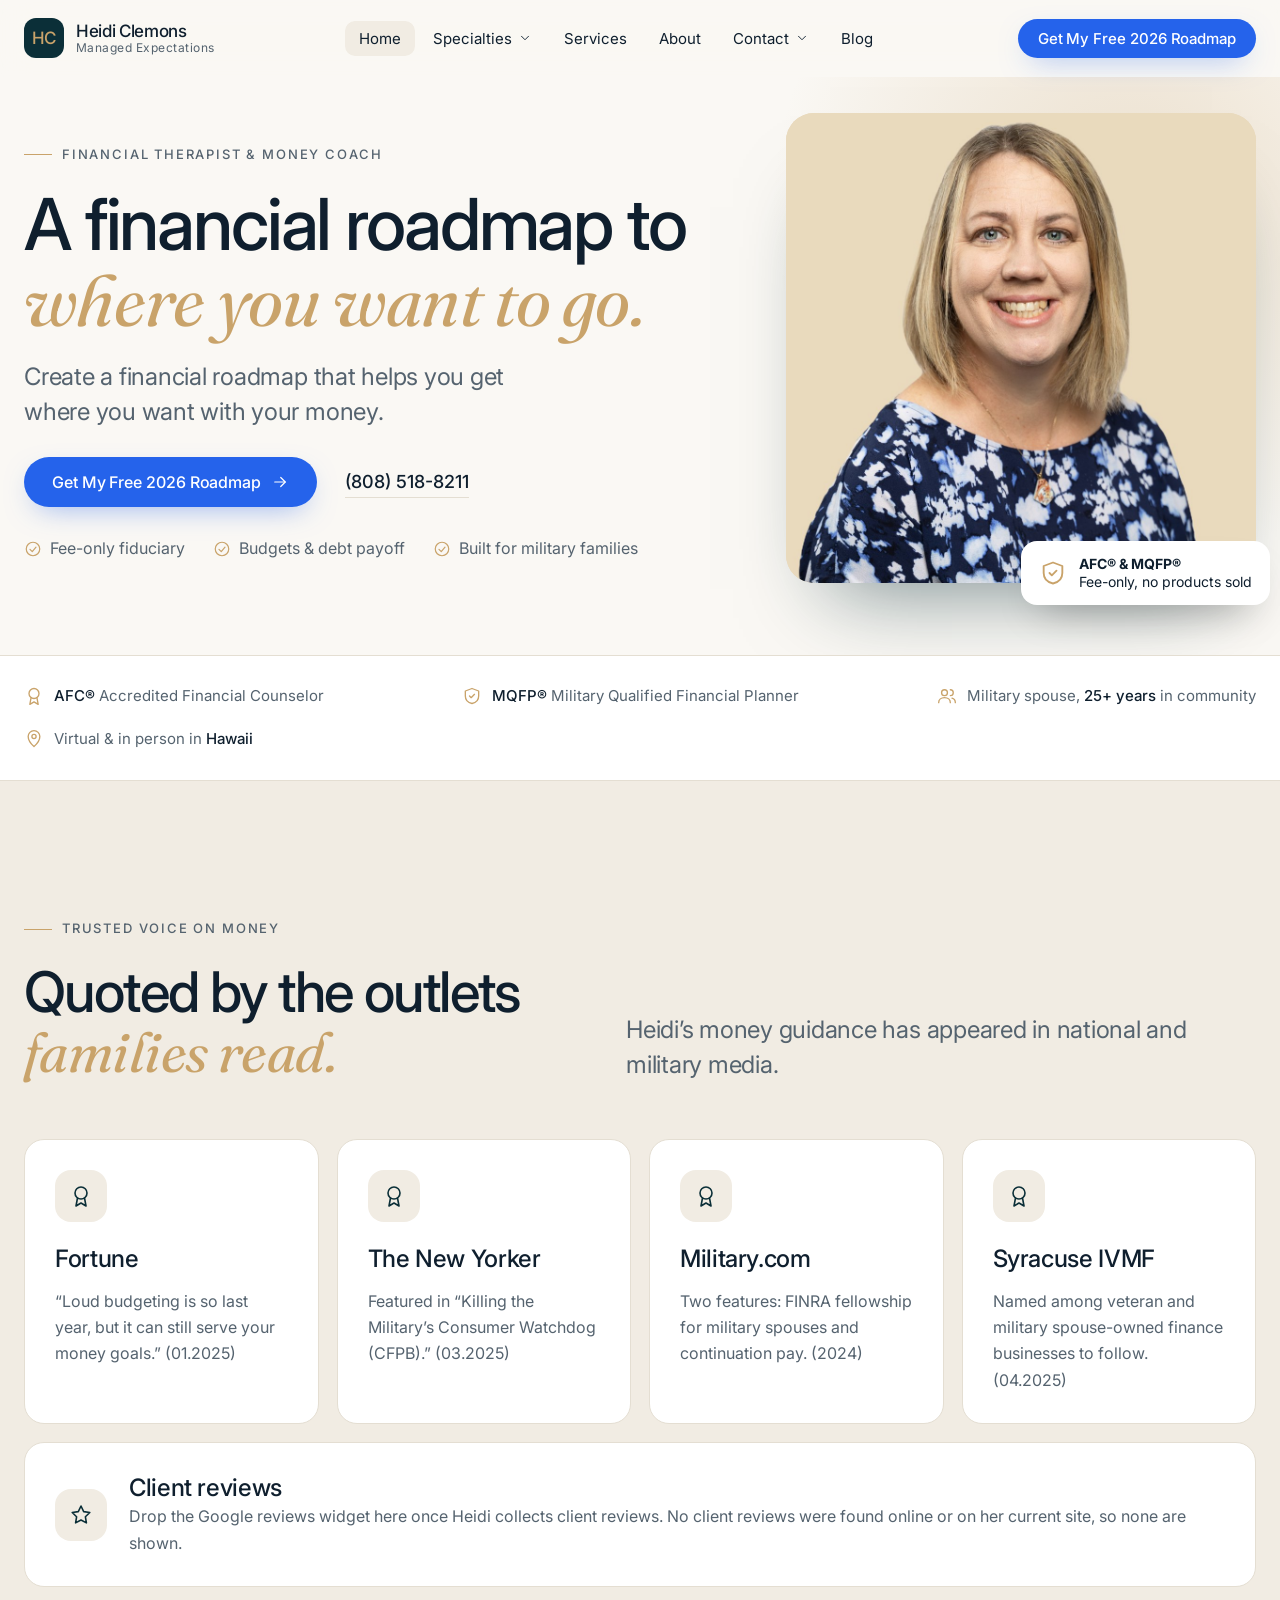
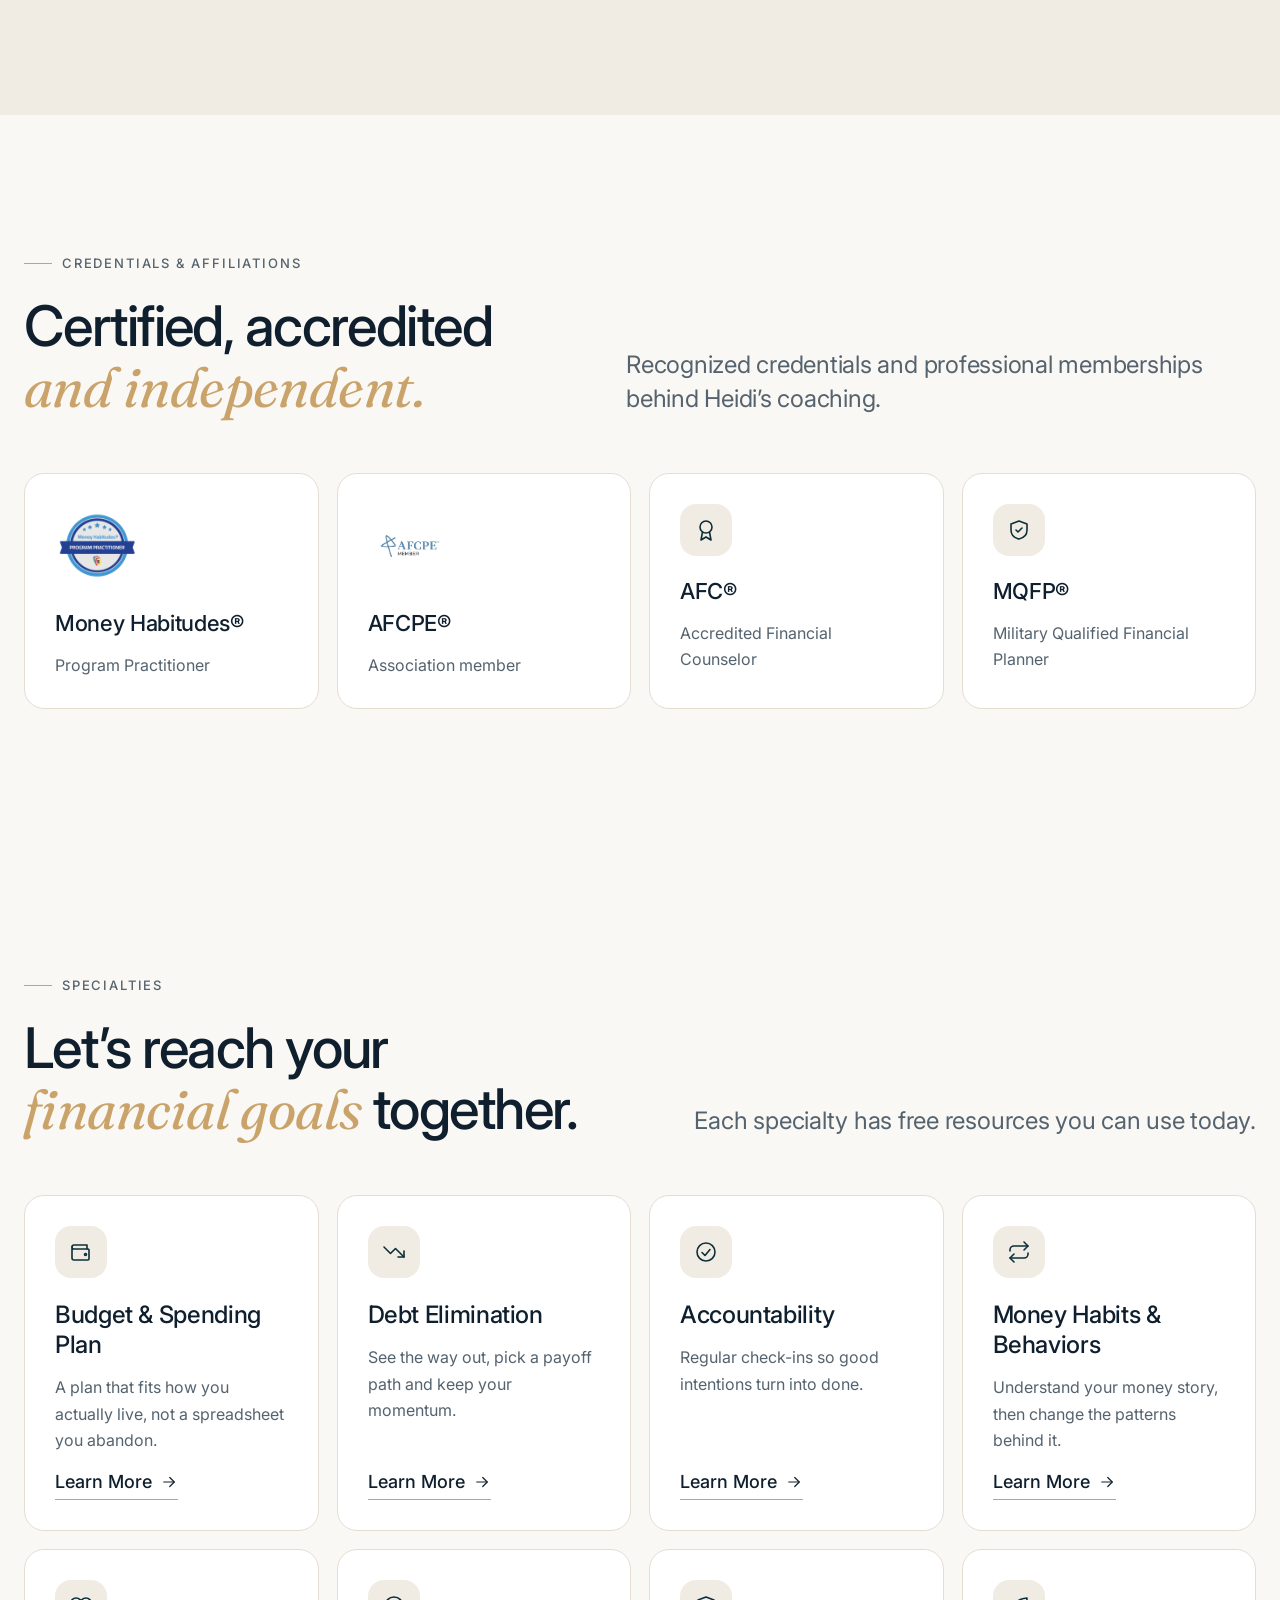
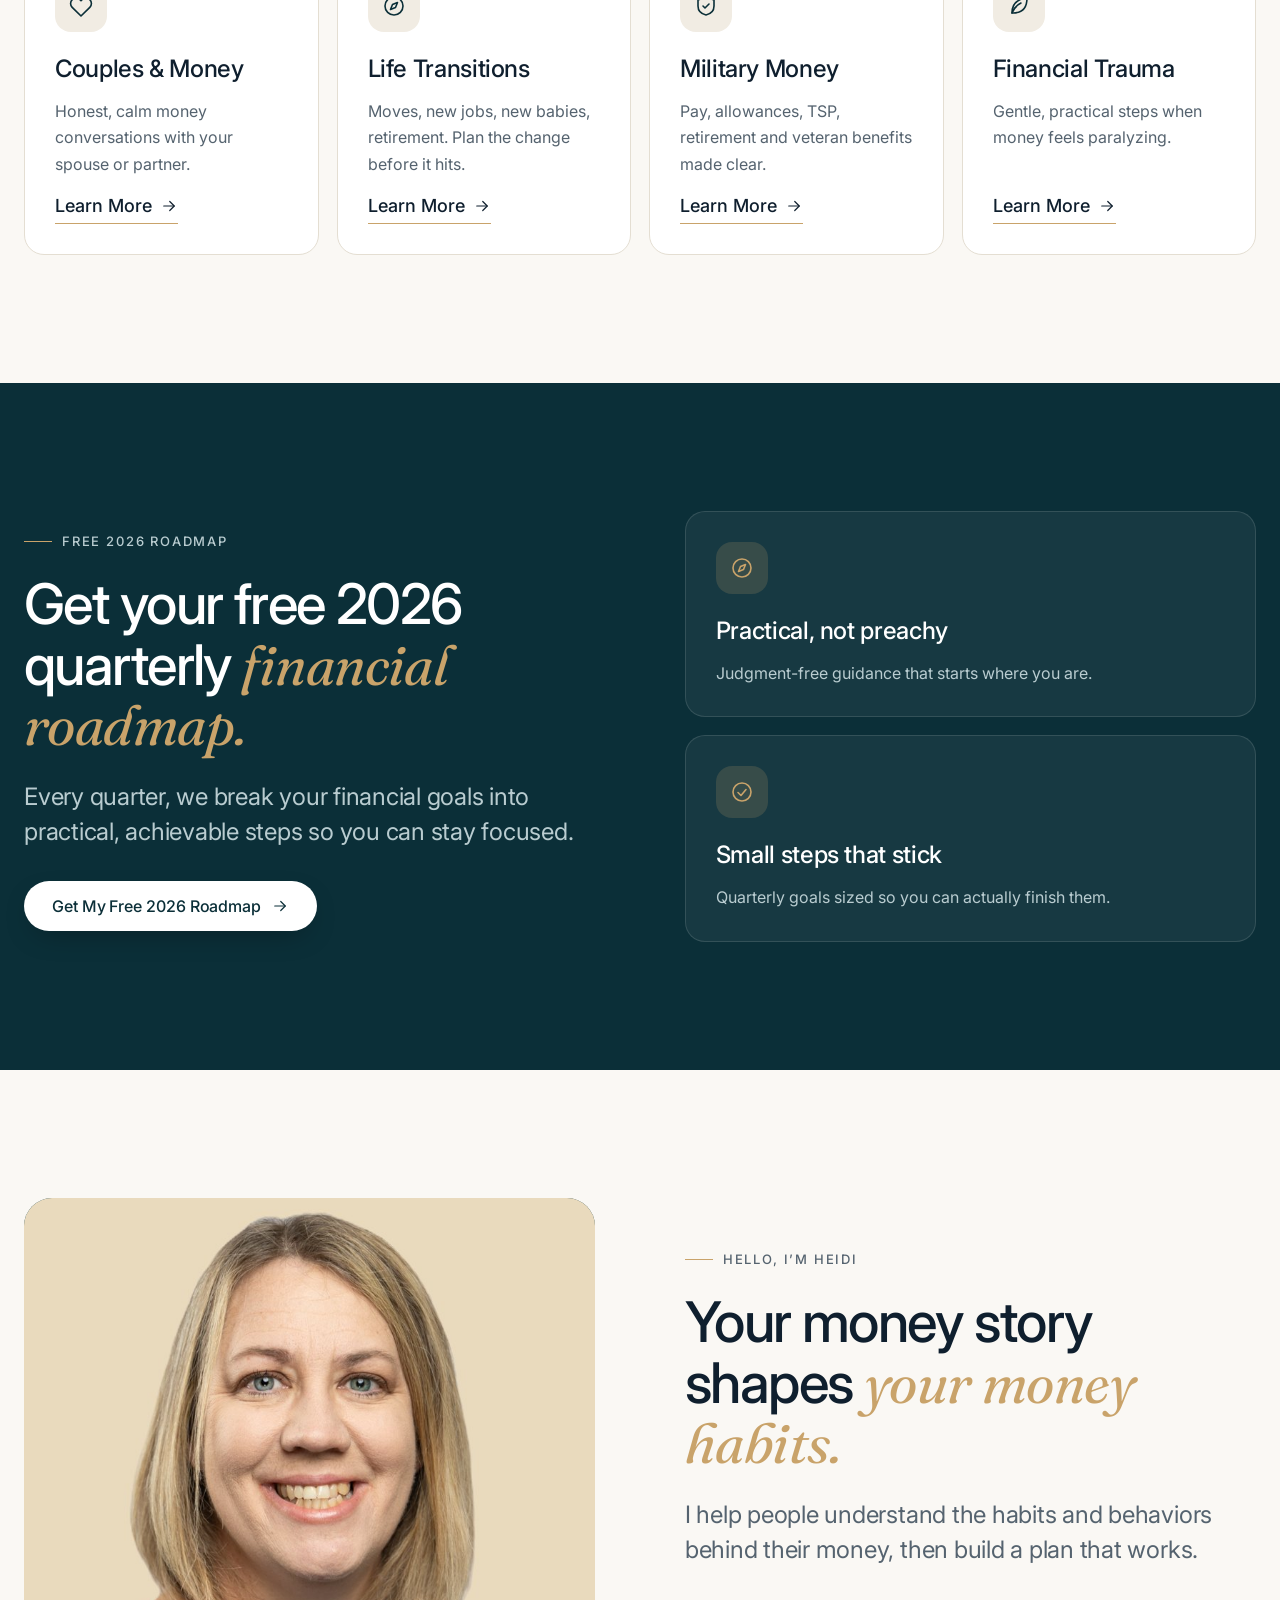
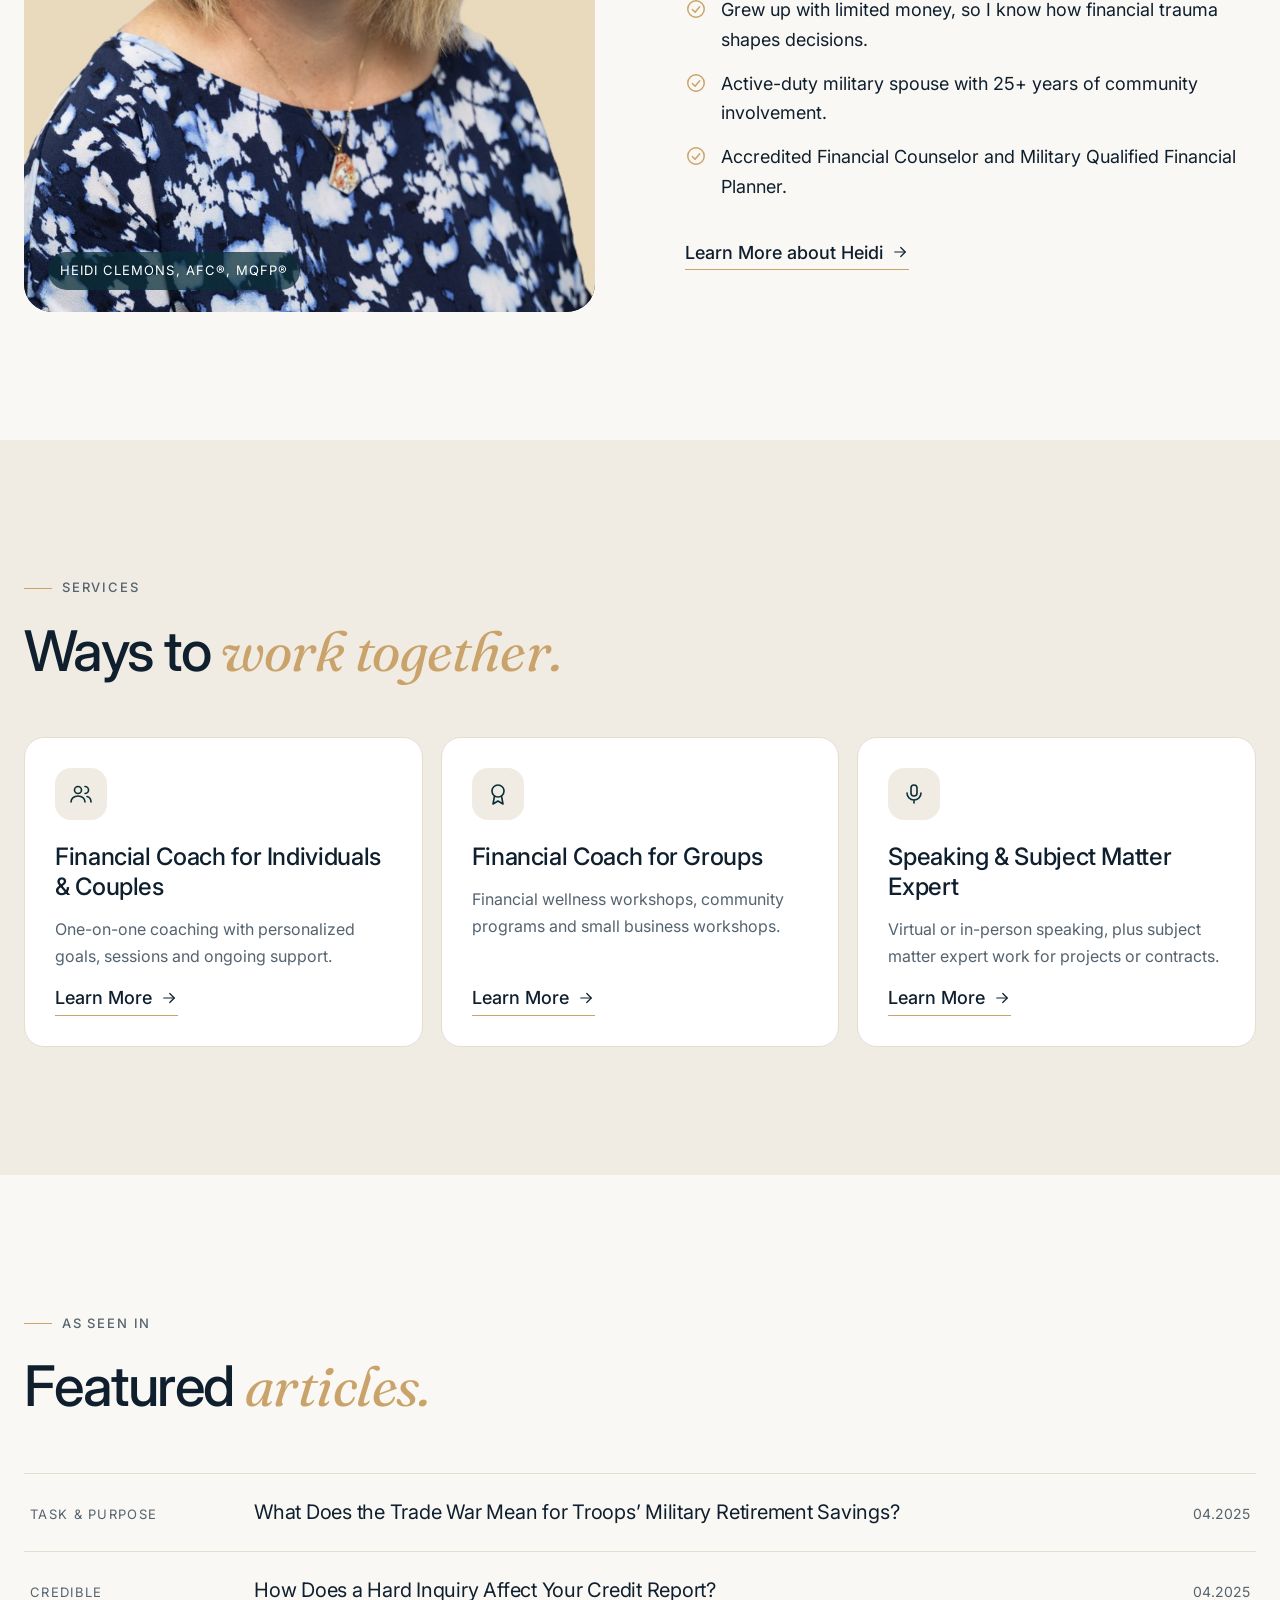
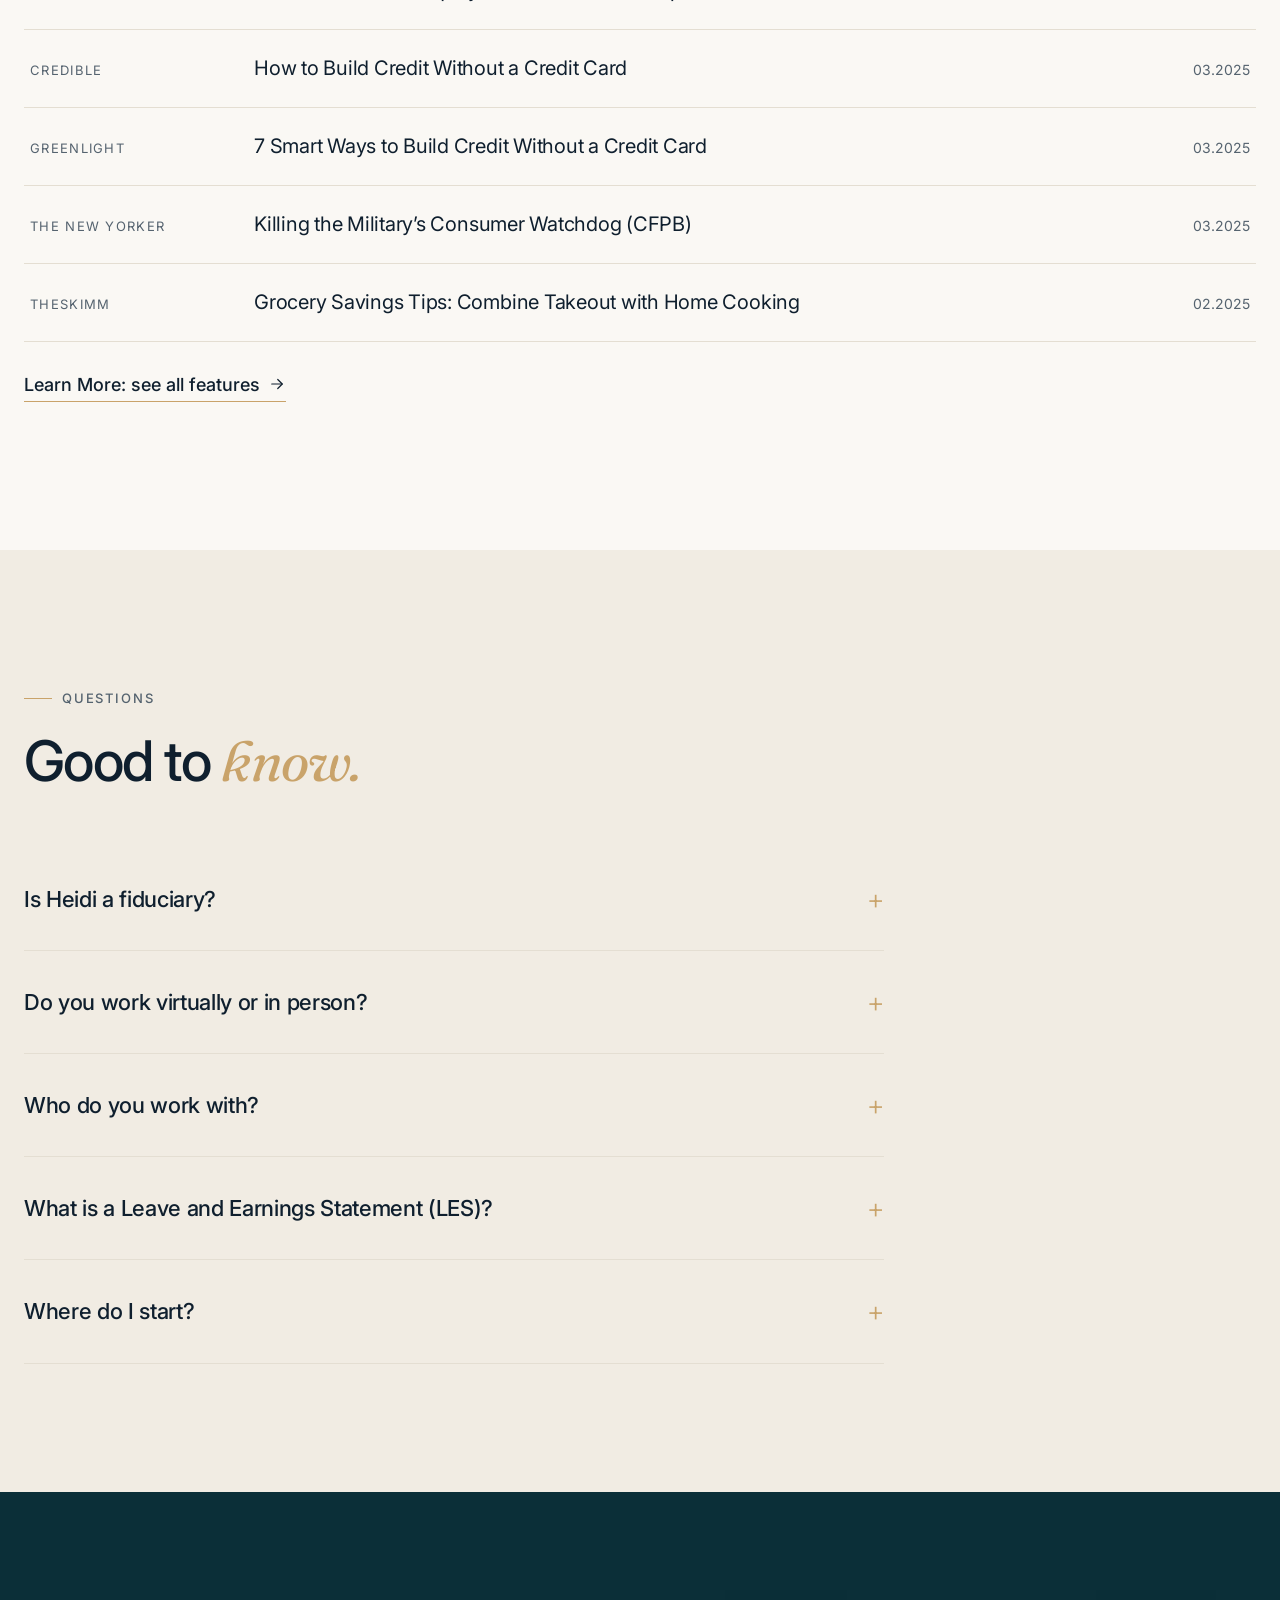
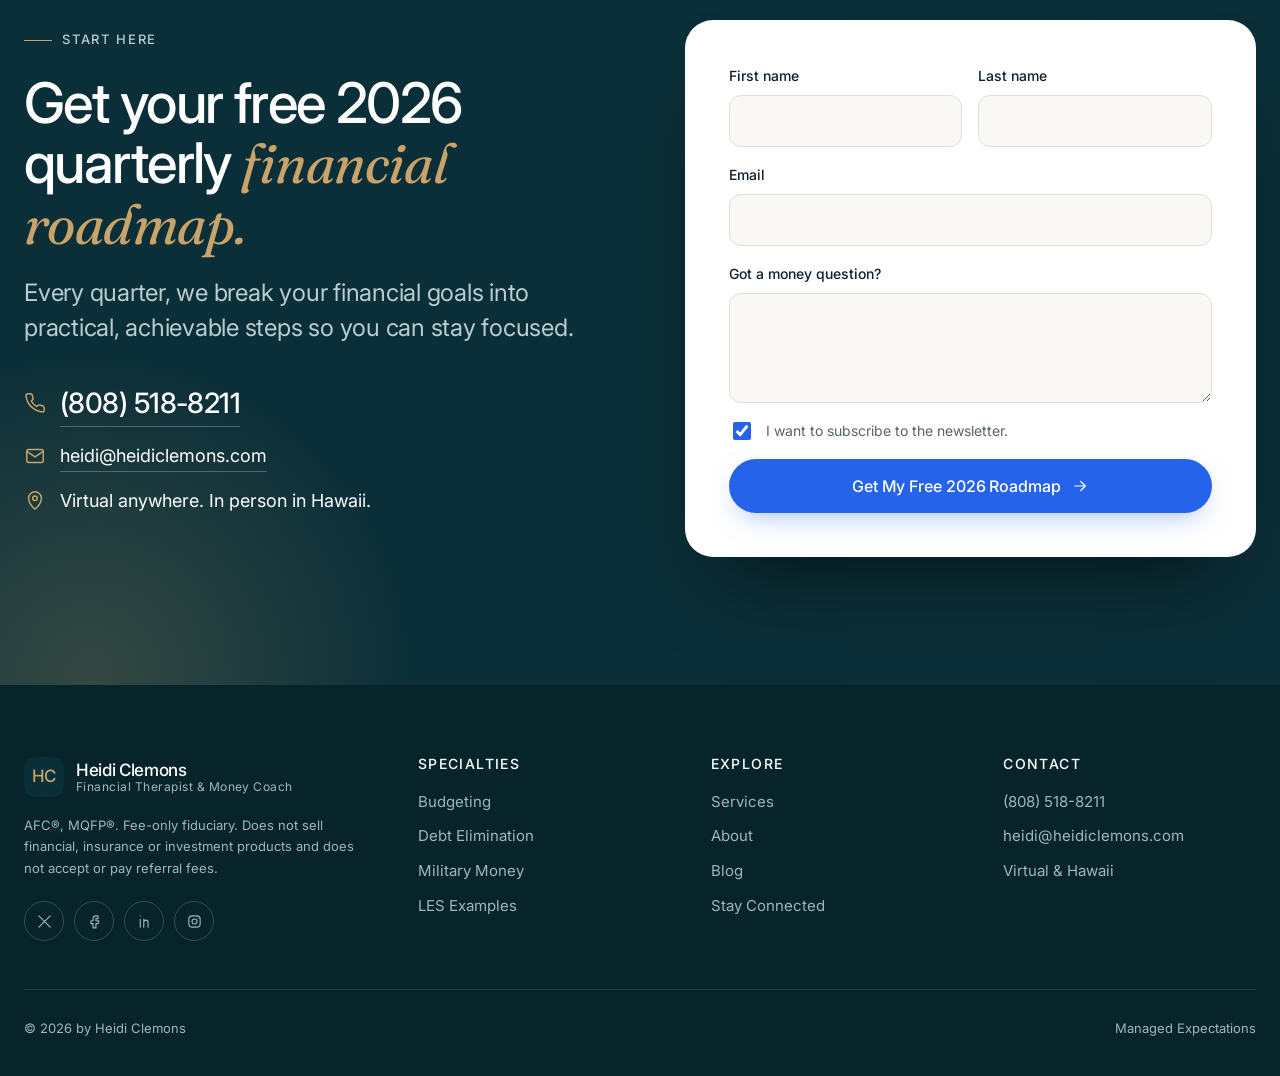
<file: index.html>
<!doctype html>
<html lang="en"><head><meta charset="utf-8"><meta name="viewport" content="width=device-width,initial-scale=1">
<meta name="robots" content="noindex,nofollow"><title>Heidi Clemons | Financial Therapist & Money Coach</title><meta name="description" content="Financial therapist and money coach Heidi Clemons, AFC, MQFP. Budgeting, debt, military money and money habits. Virtual and in person in Hawaii.">
<link rel="icon" href="data:image/svg+xml,%3Csvg xmlns=%27http://www.w3.org/2000/svg%27 viewBox=%270 0 32 32%27%3E%3Crect width=%2732%27 height=%2732%27 rx=%268%27 fill=%27%230b2f38%27/%3E%3C/svg%3E"><link rel="preconnect" href="https://fonts.googleapis.com"><link rel="preconnect" href="https://fonts.gstatic.com" crossorigin>
<link rel="stylesheet" href="assets/style.css"></head>
<body>
<header class="site-header">
  <div class="wrap nav">
    <a class="logo" href="index.html" aria-label="Managed Expectations home"><span class="logo-mark">HC</span><span class="logo-text"><b>Heidi Clemons</b><span>Managed Expectations</span></span></a>
    <ul class="menu">
      <li><a href="index.html" class="active">Home</a></li>
      <li class="has-sub"><button aria-expanded="false">Specialties <svg viewBox="0 0 24 24" fill="none" stroke="currentColor" stroke-width="1.6" stroke-linecap="round" stroke-linejoin="round" aria-hidden="true"><path d="M6 9l6 6 6-6"/></svg></button>
        <ul class="dropdown">
          <li><a href="specialties.html">All Specialties</a></li>
          <li><a href="specialties-budgeting.html">Budgeting / Spending Plan</a></li>
          <li><a href="specialties-debt-elimination.html">Debt Elimination</a></li>
          <li><a href="specialties-military-money.html">Military Money</a></li>
          <li><a href="les.html">LES Examples</a></li>
        </ul></li>
      <li><a href="services.html">Services</a></li>
      <li><a href="about.html">About</a></li>
      <li class="has-sub"><button aria-expanded="false">Contact <svg viewBox="0 0 24 24" fill="none" stroke="currentColor" stroke-width="1.6" stroke-linecap="round" stroke-linejoin="round" aria-hidden="true"><path d="M6 9l6 6 6-6"/></svg></button>
        <ul class="dropdown">
          <li><a href="#connect">Book with Heidi</a></li>
          <li><a href="email.html">Stay Connected with Heidi</a></li>
        </ul></li>
      <li><a href="blog.html">Blog</a></li>
      <li class="mob-cta"><a class="btn" href="#connect">Get My Free 2026 Roadmap</a></li>
    </ul>
    <div class="nav-cta"><a class="btn sm" href="#connect">Get My Free 2026 Roadmap</a><button class="burger" aria-label="Menu" aria-expanded="false"><span></span><span></span></button></div>
  </div>
</header><main>
<section class="hero"><div class="wrap hero-grid">
  <div>
    <span class="eyebrow">Financial Therapist &amp; Money Coach</span>
    <h1>A financial roadmap to <em class="accent">where you want to go.</em></h1>
    <p class="subhead">Create a financial roadmap that helps you get where you want with your money.</p>
    <div class="hero-actions"><a class="btn" href="#connect">Get My Free 2026 Roadmap <svg viewBox="0 0 24 24" fill="none" stroke="currentColor" stroke-width="1.6" stroke-linecap="round" stroke-linejoin="round" aria-hidden="true"><path d="M5 12h14"/><path d="M13 6l6 6-6 6"/></svg></a><a class="phone" href="tel:(808)518-8211">(808) 518-8211</a></div>
    <ul class="benefits"><li><svg viewBox="0 0 24 24" fill="none" stroke="currentColor" stroke-width="1.6" stroke-linecap="round" stroke-linejoin="round" aria-hidden="true"><circle cx="12" cy="12" r="9"/><path d="M8 12.5l3 3 5-6"/></svg>Fee-only fiduciary</li><li><svg viewBox="0 0 24 24" fill="none" stroke="currentColor" stroke-width="1.6" stroke-linecap="round" stroke-linejoin="round" aria-hidden="true"><circle cx="12" cy="12" r="9"/><path d="M8 12.5l3 3 5-6"/></svg>Budgets &amp; debt payoff</li><li><svg viewBox="0 0 24 24" fill="none" stroke="currentColor" stroke-width="1.6" stroke-linecap="round" stroke-linejoin="round" aria-hidden="true"><circle cx="12" cy="12" r="9"/><path d="M8 12.5l3 3 5-6"/></svg>Built for military families</li></ul>
  </div>
  <div class="hero-visual rv">
    <img class="headshot" src="assets/headshot.jpg" alt="Heidi Clemons, AFC and MQFP, financial therapist and money coach" width="1000" height="1000" fetchpriority="high">
    <div class="chip"><svg viewBox="0 0 24 24" fill="none" stroke="currentColor" stroke-width="1.6" stroke-linecap="round" stroke-linejoin="round" aria-hidden="true"><path d="M12 3l8 3v6c0 5-3.5 8-8 9-4.5-1-8-4-8-9V6z"/><path d="M9 12l2 2 4-4"/></svg><span><b>AFC® &amp; MQFP®</b><br>Fee-only, no products sold</span></div>
  </div>
</div></section>

<div class="strip"><div class="wrap strip-in">
  <div><svg viewBox="0 0 24 24" fill="none" stroke="currentColor" stroke-width="1.6" stroke-linecap="round" stroke-linejoin="round" aria-hidden="true"><circle cx="12" cy="9" r="6"/><path d="M8.5 14L7 22l5-3 5 3-1.5-8"/></svg><span><b>AFC®</b> Accredited Financial Counselor</span></div>
  <div><svg viewBox="0 0 24 24" fill="none" stroke="currentColor" stroke-width="1.6" stroke-linecap="round" stroke-linejoin="round" aria-hidden="true"><path d="M12 3l8 3v6c0 5-3.5 8-8 9-4.5-1-8-4-8-9V6z"/><path d="M9 12l2 2 4-4"/></svg><span><b>MQFP®</b> Military Qualified Financial Planner</span></div>
  <div><svg viewBox="0 0 24 24" fill="none" stroke="currentColor" stroke-width="1.6" stroke-linecap="round" stroke-linejoin="round" aria-hidden="true"><circle cx="9" cy="8" r="3.5"/><path d="M2 20c0-3.5 3-6 7-6s7 2.5 7 6"/><path d="M16 4.5a3.5 3.5 0 0 1 0 7"/><path d="M18 14.5c2.5.6 4 2.6 4 5.5"/></svg><span>Military spouse, <b>25+ years</b> in community</span></div>
  <div><svg viewBox="0 0 24 24" fill="none" stroke="currentColor" stroke-width="1.6" stroke-linecap="round" stroke-linejoin="round" aria-hidden="true"><path d="M12 21s7-6 7-12a7 7 0 0 0-14 0c0 6 7 12 7 12z"/><circle cx="12" cy="9" r="2.5"/></svg><span>Virtual &amp; in person in <b>Hawaii</b></span></div>
</div></div>


<section class="tint" id="proof">
  <div class="wrap">
    <div class="head rv"><div><span class="eyebrow">Trusted voice on money</span><h2>Quoted by the outlets <em class="accent">families read.</em></h2></div>
    <p class="subhead">Heidi’s money guidance has appeared in national and military media.</p></div>
    <div class="grid g4 rv" style="margin-bottom:18px">
      <div class="card"><div class="icon"><svg viewBox="0 0 24 24" fill="none" stroke="currentColor" stroke-width="1.6" stroke-linecap="round" stroke-linejoin="round" aria-hidden="true"><circle cx="12" cy="9" r="6"/><path d="M8.5 14L7 22l5-3 5 3-1.5-8"/></svg></div><h3>Fortune</h3><p>“Loud budgeting is so last year, but it can still serve your money goals.” (01.2025)</p></div>
      <div class="card"><div class="icon"><svg viewBox="0 0 24 24" fill="none" stroke="currentColor" stroke-width="1.6" stroke-linecap="round" stroke-linejoin="round" aria-hidden="true"><circle cx="12" cy="9" r="6"/><path d="M8.5 14L7 22l5-3 5 3-1.5-8"/></svg></div><h3>The New Yorker</h3><p>Featured in “Killing the Military’s Consumer Watchdog (CFPB).” (03.2025)</p></div>
      <div class="card"><div class="icon"><svg viewBox="0 0 24 24" fill="none" stroke="currentColor" stroke-width="1.6" stroke-linecap="round" stroke-linejoin="round" aria-hidden="true"><circle cx="12" cy="9" r="6"/><path d="M8.5 14L7 22l5-3 5 3-1.5-8"/></svg></div><h3>Military.com</h3><p>Two features: FINRA fellowship for military spouses and continuation pay. (2024)</p></div>
      <div class="card"><div class="icon"><svg viewBox="0 0 24 24" fill="none" stroke="currentColor" stroke-width="1.6" stroke-linecap="round" stroke-linejoin="round" aria-hidden="true"><circle cx="12" cy="9" r="6"/><path d="M8.5 14L7 22l5-3 5 3-1.5-8"/></svg></div><h3>Syracuse IVMF</h3><p>Named among veteran and military spouse-owned finance businesses to follow. (04.2025)</p></div>
    </div>
    <div class="card rv" style="flex-direction:row;align-items:center;gap:22px;flex-wrap:wrap" data-review-slot>
      <div class="icon" style="margin:0"><svg viewBox="0 0 24 24" fill="none" stroke="currentColor" stroke-width="1.6" stroke-linecap="round" stroke-linejoin="round" aria-hidden="true"><path d="M12 3l2.7 5.6 6.1.9-4.4 4.3 1 6.1L12 17l-5.4 2.9 1-6.1L3.2 9.5l6.1-.9z"/></svg></div>
      <div style="flex:1;min-width:240px"><h3>Client reviews</h3><p>Drop the Google reviews widget here once Heidi collects client reviews. No client reviews were found online or on her current site, so none are shown.</p></div>
    </div>
  </div>
</section>

<section id="credentials"><div class="wrap">
  <div class="head rv"><div><span class="eyebrow">Credentials &amp; affiliations</span><h2>Certified, accredited <em class="accent">and independent.</em></h2></div>
  <p class="subhead">Recognized credentials and professional memberships behind Heidi’s coaching.</p></div>
  <div class="grid g4 rv">
    <div class="card cred"><img src="assets/money-habitudes.png" alt="Money Habitudes Program Practitioner badge" loading="lazy"><h3>Money Habitudes®</h3><p>Program Practitioner</p></div>
    <div class="card cred"><img src="assets/afcpe.jpg" alt="AFCPE Member" loading="lazy"><h3>AFCPE®</h3><p>Association member</p></div>
    <div class="card cred"><div class="icon"><svg viewBox="0 0 24 24" fill="none" stroke="currentColor" stroke-width="1.6" stroke-linecap="round" stroke-linejoin="round" aria-hidden="true"><circle cx="12" cy="9" r="6"/><path d="M8.5 14L7 22l5-3 5 3-1.5-8"/></svg></div><h3>AFC®</h3><p>Accredited Financial Counselor</p></div>
    <div class="card cred"><div class="icon"><svg viewBox="0 0 24 24" fill="none" stroke="currentColor" stroke-width="1.6" stroke-linecap="round" stroke-linejoin="round" aria-hidden="true"><path d="M12 3l8 3v6c0 5-3.5 8-8 9-4.5-1-8-4-8-9V6z"/><path d="M9 12l2 2 4-4"/></svg></div><h3>MQFP®</h3><p>Military Qualified Financial Planner</p></div>
  </div>
</div></section>

<section id="specialties"><div class="wrap">
  <div class="head rv"><div><span class="eyebrow">Specialties</span><h2>Let’s reach your <em class="accent">financial goals</em> together.</h2></div><p class="subhead">Each specialty has free resources you can use today.</p></div>
  <div class="grid g4"><a class="card rv" href="specialties-budgeting.html"><div class="icon"><svg viewBox="0 0 24 24" fill="none" stroke="currentColor" stroke-width="1.6" stroke-linecap="round" stroke-linejoin="round" aria-hidden="true"><path d="M3 7a2 2 0 0 1 2-2h13v4"/><path d="M3 7v11a2 2 0 0 0 2 2h14a1 1 0 0 0 1-1v-9a1 1 0 0 0-1-1H5a2 2 0 0 1-2-2"/><circle cx="16.5" cy="14.5" r="1"/></svg></div><h3>Budget & Spending Plan</h3><p>A plan that fits how you actually live, not a spreadsheet you abandon.</p><span class="link">Learn More <svg viewBox="0 0 24 24" fill="none" stroke="currentColor" stroke-width="1.6" stroke-linecap="round" stroke-linejoin="round" aria-hidden="true"><path d="M5 12h14"/><path d="M13 6l6 6-6 6"/></svg></span></a><a class="card rv" href="specialties-debt-elimination.html"><div class="icon"><svg viewBox="0 0 24 24" fill="none" stroke="currentColor" stroke-width="1.6" stroke-linecap="round" stroke-linejoin="round" aria-hidden="true"><path d="M22 17l-8.5-8.5-5 5L2 7"/><path d="M16 17h6v-6"/></svg></div><h3>Debt Elimination</h3><p>See the way out, pick a payoff path and keep your momentum.</p><span class="link">Learn More <svg viewBox="0 0 24 24" fill="none" stroke="currentColor" stroke-width="1.6" stroke-linecap="round" stroke-linejoin="round" aria-hidden="true"><path d="M5 12h14"/><path d="M13 6l6 6-6 6"/></svg></span></a><a class="card rv" href="services.html"><div class="icon"><svg viewBox="0 0 24 24" fill="none" stroke="currentColor" stroke-width="1.6" stroke-linecap="round" stroke-linejoin="round" aria-hidden="true"><circle cx="12" cy="12" r="9"/><path d="M8 12.5l3 3 5-6"/></svg></div><h3>Accountability</h3><p>Regular check-ins so good intentions turn into done.</p><span class="link">Learn More <svg viewBox="0 0 24 24" fill="none" stroke="currentColor" stroke-width="1.6" stroke-linecap="round" stroke-linejoin="round" aria-hidden="true"><path d="M5 12h14"/><path d="M13 6l6 6-6 6"/></svg></span></a><a class="card rv" href="about.html"><div class="icon"><svg viewBox="0 0 24 24" fill="none" stroke="currentColor" stroke-width="1.6" stroke-linecap="round" stroke-linejoin="round" aria-hidden="true"><path d="M17 2l4 4-4 4"/><path d="M3 11v-1a4 4 0 0 1 4-4h14"/><path d="M7 22l-4-4 4-4"/><path d="M21 13v1a4 4 0 0 1-4 4H3"/></svg></div><h3>Money Habits & Behaviors</h3><p>Understand your money story, then change the patterns behind it.</p><span class="link">Learn More <svg viewBox="0 0 24 24" fill="none" stroke="currentColor" stroke-width="1.6" stroke-linecap="round" stroke-linejoin="round" aria-hidden="true"><path d="M5 12h14"/><path d="M13 6l6 6-6 6"/></svg></span></a><a class="card rv" href="services.html"><div class="icon"><svg viewBox="0 0 24 24" fill="none" stroke="currentColor" stroke-width="1.6" stroke-linecap="round" stroke-linejoin="round" aria-hidden="true"><path d="M20.8 5.6a5.5 5.5 0 0 0-7.8 0L12 6.7l-1-1.1a5.5 5.5 0 0 0-7.8 7.8L12 22l8.8-8.6a5.5 5.5 0 0 0 0-7.8z"/></svg></div><h3>Couples & Money</h3><p>Honest, calm money conversations with your spouse or partner.</p><span class="link">Learn More <svg viewBox="0 0 24 24" fill="none" stroke="currentColor" stroke-width="1.6" stroke-linecap="round" stroke-linejoin="round" aria-hidden="true"><path d="M5 12h14"/><path d="M13 6l6 6-6 6"/></svg></span></a><a class="card rv" href="services.html"><div class="icon"><svg viewBox="0 0 24 24" fill="none" stroke="currentColor" stroke-width="1.6" stroke-linecap="round" stroke-linejoin="round" aria-hidden="true"><circle cx="12" cy="12" r="9"/><path d="M15.5 8.5l-2 5-5 2 2-5z"/></svg></div><h3>Life Transitions</h3><p>Moves, new jobs, new babies, retirement. Plan the change before it hits.</p><span class="link">Learn More <svg viewBox="0 0 24 24" fill="none" stroke="currentColor" stroke-width="1.6" stroke-linecap="round" stroke-linejoin="round" aria-hidden="true"><path d="M5 12h14"/><path d="M13 6l6 6-6 6"/></svg></span></a><a class="card rv" href="specialties-military-money.html"><div class="icon"><svg viewBox="0 0 24 24" fill="none" stroke="currentColor" stroke-width="1.6" stroke-linecap="round" stroke-linejoin="round" aria-hidden="true"><path d="M12 3l8 3v6c0 5-3.5 8-8 9-4.5-1-8-4-8-9V6z"/><path d="M9 12l2 2 4-4"/></svg></div><h3>Military Money</h3><p>Pay, allowances, TSP, retirement and veteran benefits made clear.</p><span class="link">Learn More <svg viewBox="0 0 24 24" fill="none" stroke="currentColor" stroke-width="1.6" stroke-linecap="round" stroke-linejoin="round" aria-hidden="true"><path d="M5 12h14"/><path d="M13 6l6 6-6 6"/></svg></span></a><a class="card rv" href="about.html"><div class="icon"><svg viewBox="0 0 24 24" fill="none" stroke="currentColor" stroke-width="1.6" stroke-linecap="round" stroke-linejoin="round" aria-hidden="true"><path d="M5 19c0-9 5-14 15-15 0 10-5 15-14 15"/><path d="M5 19c2-5 5-8 9-10"/></svg></div><h3>Financial Trauma</h3><p>Gentle, practical steps when money feels paralyzing.</p><span class="link">Learn More <svg viewBox="0 0 24 24" fill="none" stroke="currentColor" stroke-width="1.6" stroke-linecap="round" stroke-linejoin="round" aria-hidden="true"><path d="M5 12h14"/><path d="M13 6l6 6-6 6"/></svg></span></a></div>
</div></section>

<section class="dark"><div class="wrap split">
  <div class="rv"><span class="eyebrow">Free 2026 roadmap</span><h2>Get your free 2026 quarterly <em class="accent">financial roadmap.</em></h2>
    <p class="subhead" style="margin:24px 0 32px">Every quarter, we break your financial goals into practical, achievable steps so you can stay focused.</p>
    <a class="btn light" href="#connect">Get My Free 2026 Roadmap <svg viewBox="0 0 24 24" fill="none" stroke="currentColor" stroke-width="1.6" stroke-linecap="round" stroke-linejoin="round" aria-hidden="true"><path d="M5 12h14"/><path d="M13 6l6 6-6 6"/></svg></a></div>
  <div class="grid rv">
    <div class="card"><div class="icon"><svg viewBox="0 0 24 24" fill="none" stroke="currentColor" stroke-width="1.6" stroke-linecap="round" stroke-linejoin="round" aria-hidden="true"><circle cx="12" cy="12" r="9"/><path d="M15.5 8.5l-2 5-5 2 2-5z"/></svg></div><h3>Practical, not preachy</h3><p>Judgment-free guidance that starts where you are.</p></div>
    <div class="card"><div class="icon"><svg viewBox="0 0 24 24" fill="none" stroke="currentColor" stroke-width="1.6" stroke-linecap="round" stroke-linejoin="round" aria-hidden="true"><circle cx="12" cy="12" r="9"/><path d="M8 12.5l3 3 5-6"/></svg></div><h3>Small steps that stick</h3><p>Quarterly goals sized so you can actually finish them.</p></div>
  </div>
</div></section>

<section><div class="wrap split">
  <div class="portrait rv"><img src="assets/headshot.jpg" alt="Heidi Clemons" loading="lazy"><small>Heidi Clemons, AFC®, MQFP®</small></div>
  <div class="rv"><span class="eyebrow">Hello, I’m Heidi</span><h2>Your money story shapes <em class="accent">your money habits.</em></h2>
    <p class="subhead" style="margin:24px 0">I help people understand the habits and behaviors behind their money, then build a plan that works.</p>
    <ul class="checks"><li><svg viewBox="0 0 24 24" fill="none" stroke="currentColor" stroke-width="1.6" stroke-linecap="round" stroke-linejoin="round" aria-hidden="true"><circle cx="12" cy="12" r="9"/><path d="M8 12.5l3 3 5-6"/></svg><span>Grew up with limited money, so I know how financial trauma shapes decisions.</span></li><li><svg viewBox="0 0 24 24" fill="none" stroke="currentColor" stroke-width="1.6" stroke-linecap="round" stroke-linejoin="round" aria-hidden="true"><circle cx="12" cy="12" r="9"/><path d="M8 12.5l3 3 5-6"/></svg><span>Active-duty military spouse with 25+ years of community involvement.</span></li><li><svg viewBox="0 0 24 24" fill="none" stroke="currentColor" stroke-width="1.6" stroke-linecap="round" stroke-linejoin="round" aria-hidden="true"><circle cx="12" cy="12" r="9"/><path d="M8 12.5l3 3 5-6"/></svg><span>Accredited Financial Counselor and Military Qualified Financial Planner.</span></li></ul>
    <a class="link" href="about.html">Learn More about Heidi <svg viewBox="0 0 24 24" fill="none" stroke="currentColor" stroke-width="1.6" stroke-linecap="round" stroke-linejoin="round" aria-hidden="true"><path d="M5 12h14"/><path d="M13 6l6 6-6 6"/></svg></a></div>
</div></section>

<section class="tint"><div class="wrap">
  <div class="head rv"><div><span class="eyebrow">Services</span><h2>Ways to <em class="accent">work together.</em></h2></div></div>
  <div class="grid g3">
    <a class="card rv" href="services.html"><div class="icon"><svg viewBox="0 0 24 24" fill="none" stroke="currentColor" stroke-width="1.6" stroke-linecap="round" stroke-linejoin="round" aria-hidden="true"><circle cx="9" cy="8" r="3.5"/><path d="M2 20c0-3.5 3-6 7-6s7 2.5 7 6"/><path d="M16 4.5a3.5 3.5 0 0 1 0 7"/><path d="M18 14.5c2.5.6 4 2.6 4 5.5"/></svg></div><h3>Financial Coach for Individuals &amp; Couples</h3><p>One-on-one coaching with personalized goals, sessions and ongoing support.</p><span class="link">Learn More <svg viewBox="0 0 24 24" fill="none" stroke="currentColor" stroke-width="1.6" stroke-linecap="round" stroke-linejoin="round" aria-hidden="true"><path d="M5 12h14"/><path d="M13 6l6 6-6 6"/></svg></span></a>
    <a class="card rv" href="services.html"><div class="icon"><svg viewBox="0 0 24 24" fill="none" stroke="currentColor" stroke-width="1.6" stroke-linecap="round" stroke-linejoin="round" aria-hidden="true"><circle cx="12" cy="9" r="6"/><path d="M8.5 14L7 22l5-3 5 3-1.5-8"/></svg></div><h3>Financial Coach for Groups</h3><p>Financial wellness workshops, community programs and small business workshops.</p><span class="link">Learn More <svg viewBox="0 0 24 24" fill="none" stroke="currentColor" stroke-width="1.6" stroke-linecap="round" stroke-linejoin="round" aria-hidden="true"><path d="M5 12h14"/><path d="M13 6l6 6-6 6"/></svg></span></a>
    <a class="card rv" href="services.html"><div class="icon"><svg viewBox="0 0 24 24" fill="none" stroke="currentColor" stroke-width="1.6" stroke-linecap="round" stroke-linejoin="round" aria-hidden="true"><rect x="9" y="3" width="6" height="11" rx="3"/><path d="M5 11a7 7 0 0 0 14 0M12 18v3"/></svg></div><h3>Speaking &amp; Subject Matter Expert</h3><p>Virtual or in-person speaking, plus subject matter expert work for projects or contracts.</p><span class="link">Learn More <svg viewBox="0 0 24 24" fill="none" stroke="currentColor" stroke-width="1.6" stroke-linecap="round" stroke-linejoin="round" aria-hidden="true"><path d="M5 12h14"/><path d="M13 6l6 6-6 6"/></svg></span></a>
  </div>
</div></section>

<section><div class="wrap">
  <div class="head rv"><div><span class="eyebrow">As seen in</span><h2>Featured <em class="accent">articles.</em></h2></div></div>
  <div class="press rv"><a href="https://www.heidiclemons.com/about" target="_blank" rel="noopener"><span class="pub">Task & Purpose</span><span class="ttl">What Does the Trade War Mean for Troops’ Military Retirement Savings?</span><span class="dt">04.2025</span></a><a href="https://www.heidiclemons.com/about" target="_blank" rel="noopener"><span class="pub">Credible</span><span class="ttl">How Does a Hard Inquiry Affect Your Credit Report?</span><span class="dt">04.2025</span></a><a href="https://www.heidiclemons.com/about" target="_blank" rel="noopener"><span class="pub">Credible</span><span class="ttl">How to Build Credit Without a Credit Card</span><span class="dt">03.2025</span></a><a href="https://www.heidiclemons.com/about" target="_blank" rel="noopener"><span class="pub">Greenlight</span><span class="ttl">7 Smart Ways to Build Credit Without a Credit Card</span><span class="dt">03.2025</span></a><a href="https://www.heidiclemons.com/about" target="_blank" rel="noopener"><span class="pub">The New Yorker</span><span class="ttl">Killing the Military’s Consumer Watchdog (CFPB)</span><span class="dt">03.2025</span></a><a href="https://www.heidiclemons.com/about" target="_blank" rel="noopener"><span class="pub">theSkimm</span><span class="ttl">Grocery Savings Tips: Combine Takeout with Home Cooking</span><span class="dt">02.2025</span></a></div>
  <p style="margin-top:28px"><a class="link" href="about.html#press">Learn More: see all features <svg viewBox="0 0 24 24" fill="none" stroke="currentColor" stroke-width="1.6" stroke-linecap="round" stroke-linejoin="round" aria-hidden="true"><path d="M5 12h14"/><path d="M13 6l6 6-6 6"/></svg></a></p>
</div></section>

<section class="tint"><div class="wrap"><div class="head rv"><div><span class="eyebrow">Questions</span><h2>Good to <em class="accent">know.</em></h2></div></div><div class="faq rv"><details><summary>Is Heidi a fiduciary?</summary><p>Yes. Heidi is fee-only and a fiduciary. She does not sell financial, insurance or investment products, does not advise on specific investments, and does not accept or pay referral fees.</p></details><details><summary>Do you work virtually or in person?</summary><p>Both. Coaching is available virtually anywhere, and in person in Hawaii.</p></details><details><summary>Who do you work with?</summary><p>Individuals, couples, military families, groups and small businesses looking at employee financial wellness.</p></details><details><summary>What is a Leave and Earnings Statement (LES)?</summary><p>It is the monthly pay statement for service members. The LES Examples page shows sample statements so you can see how pay and allowances are laid out.</p></details><details><summary>Where do I start?</summary><p>Get the free quarterly roadmap below and book time on Heidi’s calendar. We take it one practical step at a time.</p></details></div></div></section>
</main>
<section class="connect" id="connect">
  <div class="wrap connect-grid">
    <div class="rv">
      <span class="eyebrow" style="color:#b9ccd0">Start here</span>
      <h2>Get your free 2026 quarterly <em class="accent">financial roadmap.</em></h2>
      <p class="subhead" style="color:#b9ccd0">Every quarter, we break your financial goals into practical, achievable steps so you can stay focused.</p>
      <div class="contact-lines">
        <div><svg viewBox="0 0 24 24" fill="none" stroke="currentColor" stroke-width="1.6" stroke-linecap="round" stroke-linejoin="round" aria-hidden="true"><path d="M22 16.9v3a2 2 0 0 1-2.2 2 19.8 19.8 0 0 1-8.6-3.1 19.5 19.5 0 0 1-6-6A19.8 19.8 0 0 1 2.1 4.2 2 2 0 0 1 4.1 2h3a2 2 0 0 1 2 1.7c.1 1 .4 1.9.7 2.8a2 2 0 0 1-.5 2.1L8 9.9a16 16 0 0 0 6 6l1.3-1.3a2 2 0 0 1 2.1-.4c.9.3 1.8.6 2.8.7a2 2 0 0 1 1.7 2z"/></svg><a class="big" href="tel:(808)518-8211">(808) 518-8211</a></div>
        <div><svg viewBox="0 0 24 24" fill="none" stroke="currentColor" stroke-width="1.6" stroke-linecap="round" stroke-linejoin="round" aria-hidden="true"><rect x="3" y="5" width="18" height="14" rx="2"/><path d="M3 7l9 6 9-6"/></svg><a href="mailto:heidi@heidiclemons.com">heidi@heidiclemons.com</a></div>
        <div><svg viewBox="0 0 24 24" fill="none" stroke="currentColor" stroke-width="1.6" stroke-linecap="round" stroke-linejoin="round" aria-hidden="true"><path d="M12 21s7-6 7-12a7 7 0 0 0-14 0c0 6 7 12 7 12z"/><circle cx="12" cy="9" r="2.5"/></svg><span>Virtual anywhere. In person in Hawaii.</span></div>
      </div>
    </div>
    <form class="form rv" novalidate>
      <div class="row"><label>First name<input type="text" name="first" required autocomplete="given-name"></label><label>Last name<input type="text" name="last" required autocomplete="family-name"></label></div>
      <label>Email<input type="email" name="email" required autocomplete="email"></label>
      <label>Got a money question?<textarea name="q"></textarea></label>
      <label class="check"><input type="checkbox" name="sub" checked> I want to subscribe to the newsletter.</label>
      <button class="btn" type="submit">Get My Free 2026 Roadmap <svg viewBox="0 0 24 24" fill="none" stroke="currentColor" stroke-width="1.6" stroke-linecap="round" stroke-linejoin="round" aria-hidden="true"><path d="M5 12h14"/><path d="M13 6l6 6-6 6"/></svg></button>
      <div class="ok"><h3>Thank you.</h3><p>Heidi will be in touch. Prefer to talk now? Call <a class="phone" href="tel:(808)518-8211">(808) 518-8211</a>.</p></div>
    </form>
  </div>
</section>
<footer class="footer">
  <div class="wrap">
    <div class="f-grid">
      <div><a class="logo" href="index.html"><span class="logo-mark">HC</span><span class="logo-text"><b>Heidi Clemons</b><span>Financial Therapist &amp; Money Coach</span></span></a>
        <p class="disclaimer">AFC®, MQFP®. Fee-only fiduciary. Does not sell financial, insurance or investment products and does not accept or pay referral fees.</p>
        <div class="social"><a href="#" aria-label="X"><svg viewBox="0 0 24 24" fill="none" stroke="currentColor" stroke-width="1.6" stroke-linecap="round" stroke-linejoin="round"><path d="M4 4l16 16M20 4L4 20"/></svg></a><a href="#" aria-label="Facebook"><svg viewBox="0 0 24 24" fill="none" stroke="currentColor" stroke-width="1.6" stroke-linecap="round" stroke-linejoin="round"><path d="M14 8h3V4h-3a4 4 0 0 0-4 4v3H7v4h3v6h4v-6h3l1-4h-4V8z"/></svg></a><a href="#" aria-label="LinkedIn"><svg viewBox="0 0 24 24" fill="none" stroke="currentColor" stroke-width="1.6" stroke-linecap="round" stroke-linejoin="round"><path d="M6 9v11M6 4v.01M11 20v-7a3 3 0 0 1 6 0v7M11 9v11"/></svg></a><a href="#" aria-label="Instagram"><svg viewBox="0 0 24 24" fill="none" stroke="currentColor" stroke-width="1.6" stroke-linecap="round" stroke-linejoin="round"><rect x="4" y="4" width="16" height="16" rx="5"/><circle cx="12" cy="12" r="3.5"/><path d="M17 7v.01"/></svg></a></div></div>
      <div><h4>Specialties</h4><ul><li><a href="specialties-budgeting.html">Budgeting</a></li><li><a href="specialties-debt-elimination.html">Debt Elimination</a></li><li><a href="specialties-military-money.html">Military Money</a></li><li><a href="les.html">LES Examples</a></li></ul></div>
      <div><h4>Explore</h4><ul><li><a href="services.html">Services</a></li><li><a href="about.html">About</a></li><li><a href="blog.html">Blog</a></li><li><a href="email.html">Stay Connected</a></li></ul></div>
      <div><h4>Contact</h4><ul><li><a href="tel:(808)518-8211">(808) 518-8211</a></li><li><a href="mailto:heidi@heidiclemons.com">heidi@heidiclemons.com</a></li><li>Virtual &amp; Hawaii</li></ul></div>
    </div>
    <div class="f-bottom"><span>© 2026 by Heidi Clemons</span><span>Managed Expectations</span></div>
  </div>
</footer><script src="assets/site.js"></script></body></html>
</file>
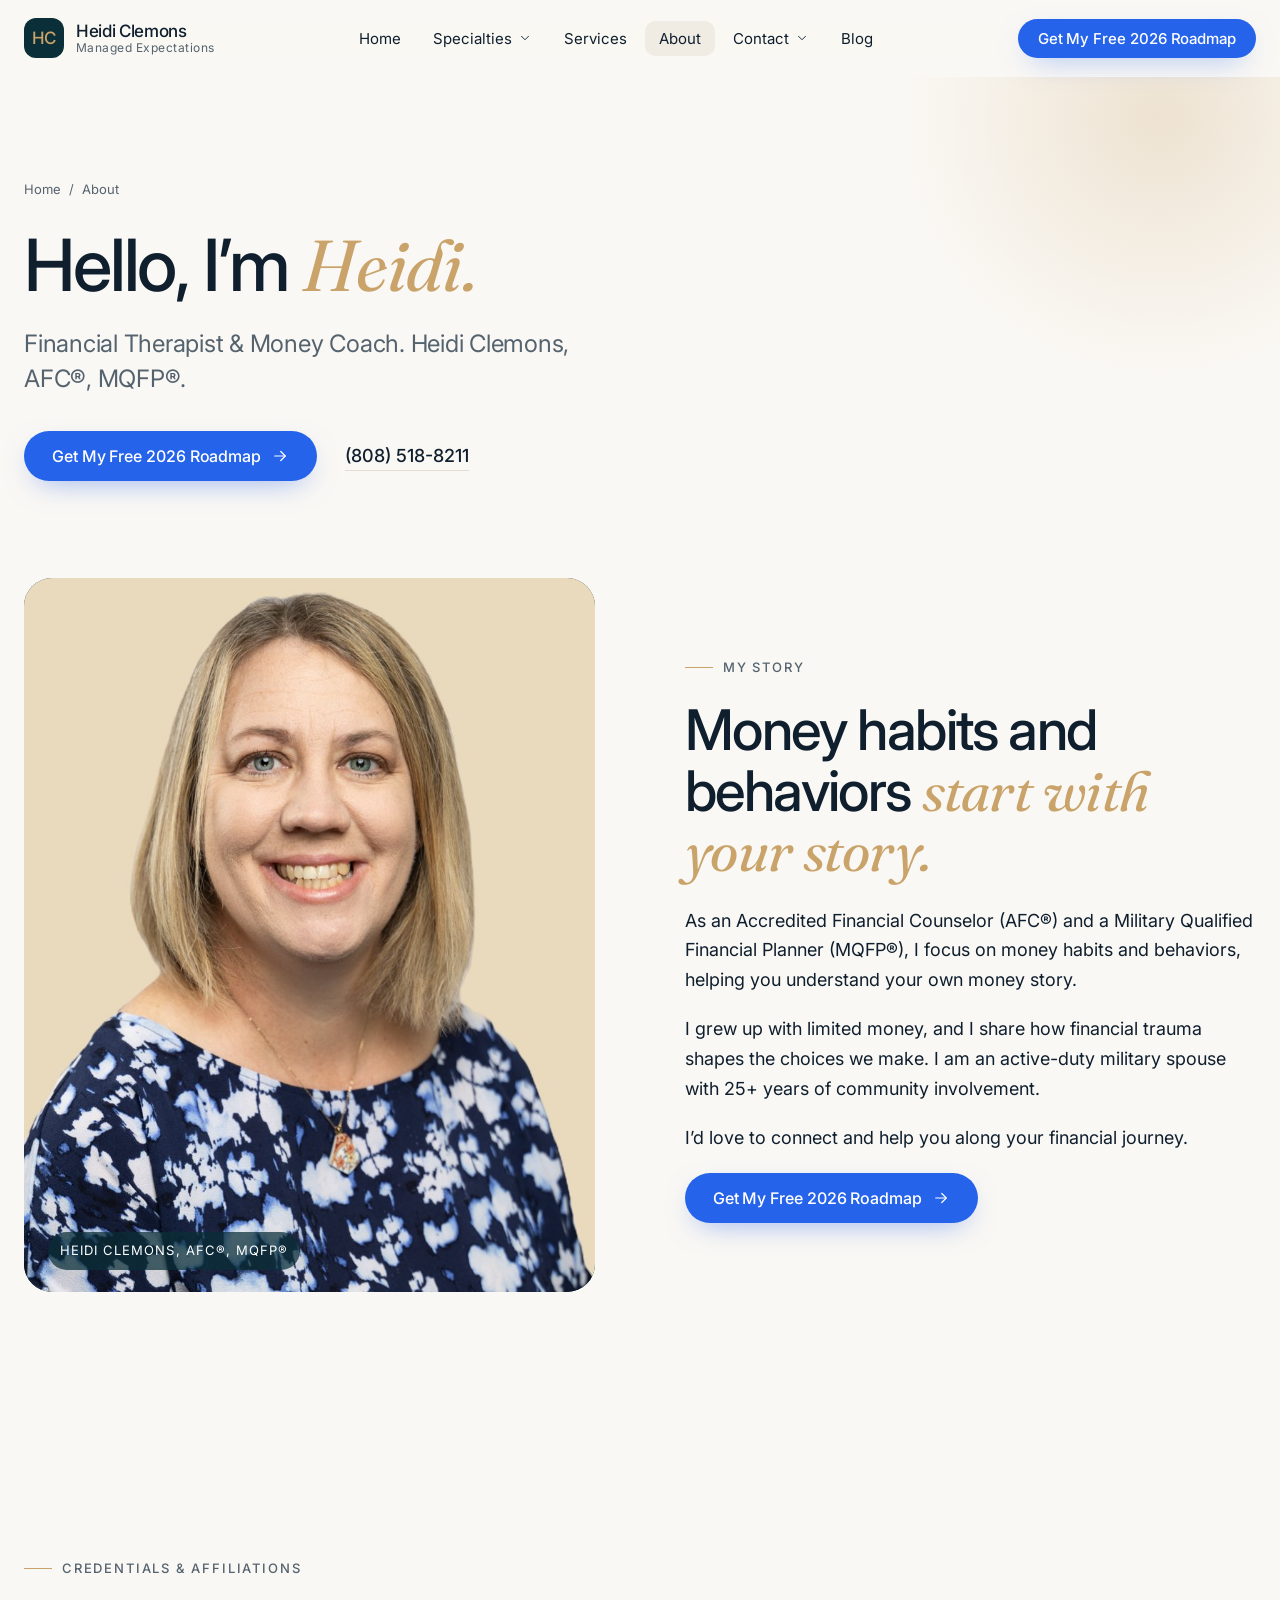
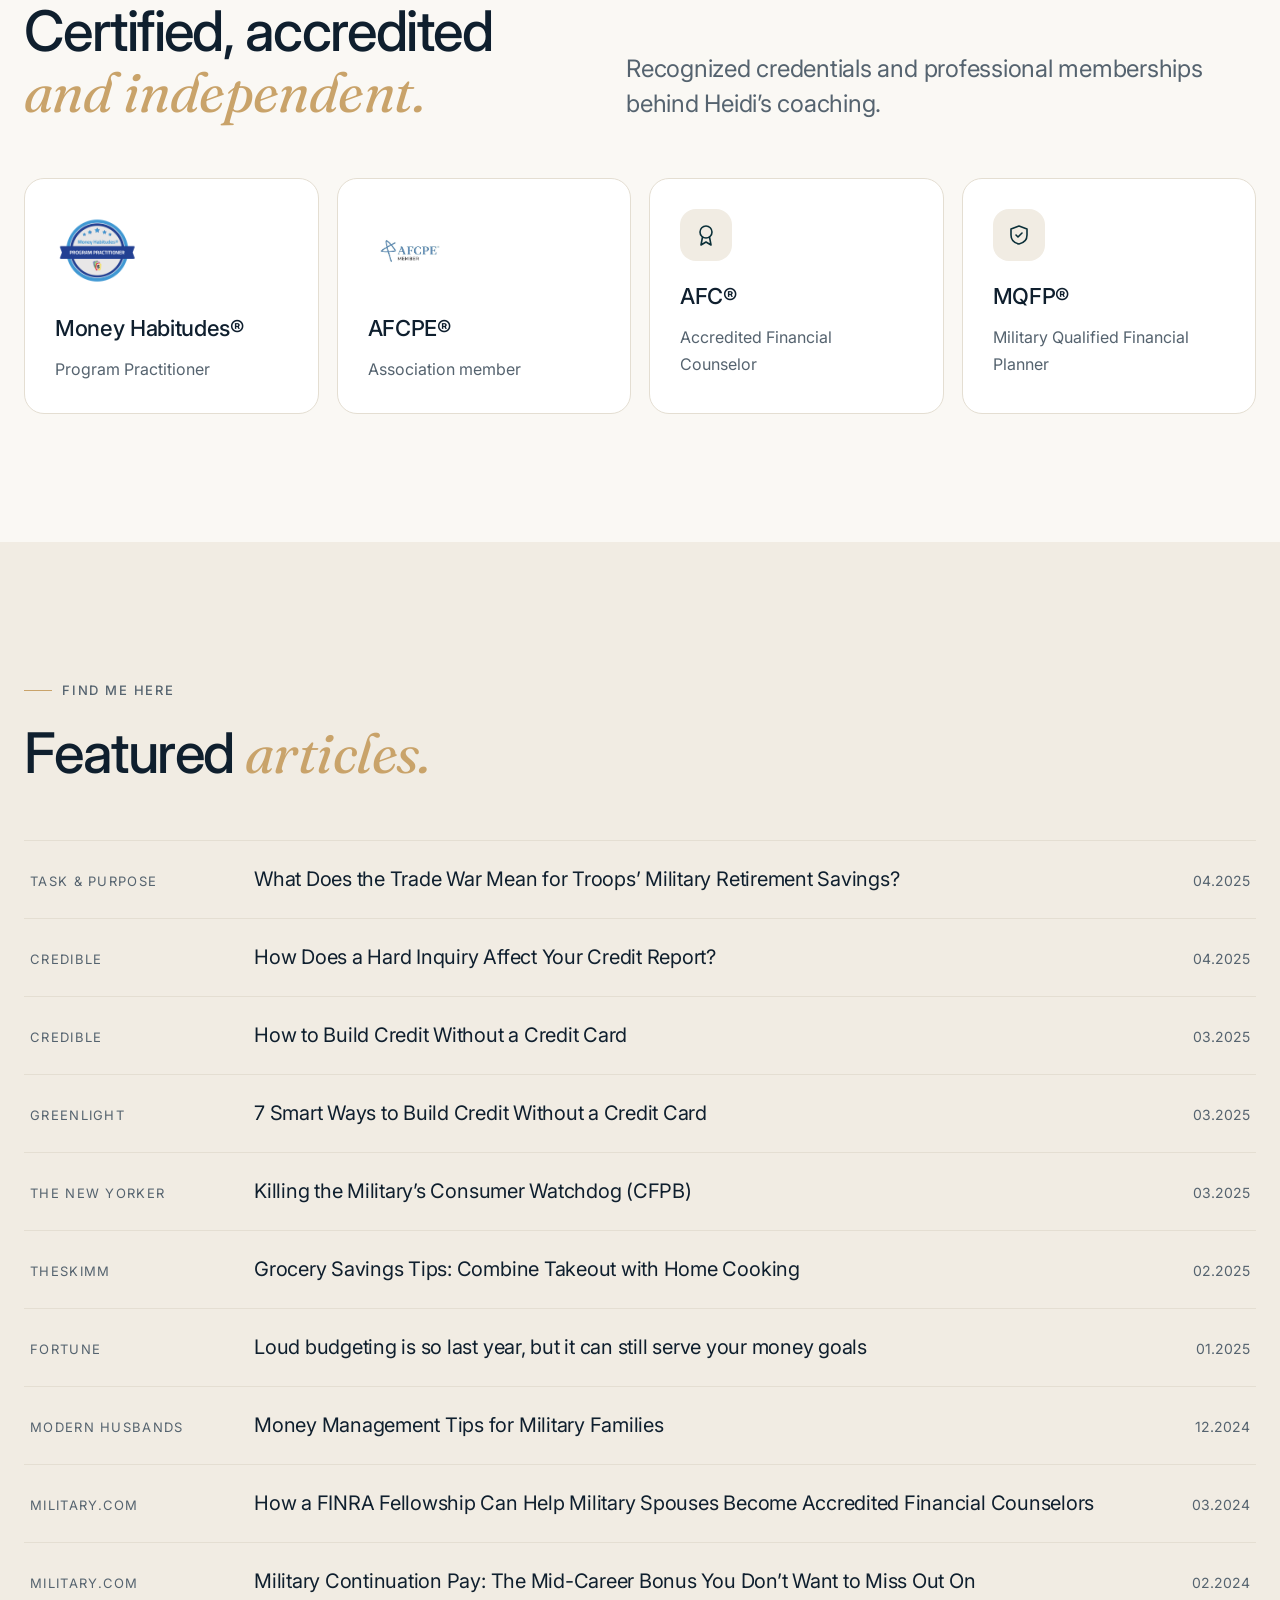
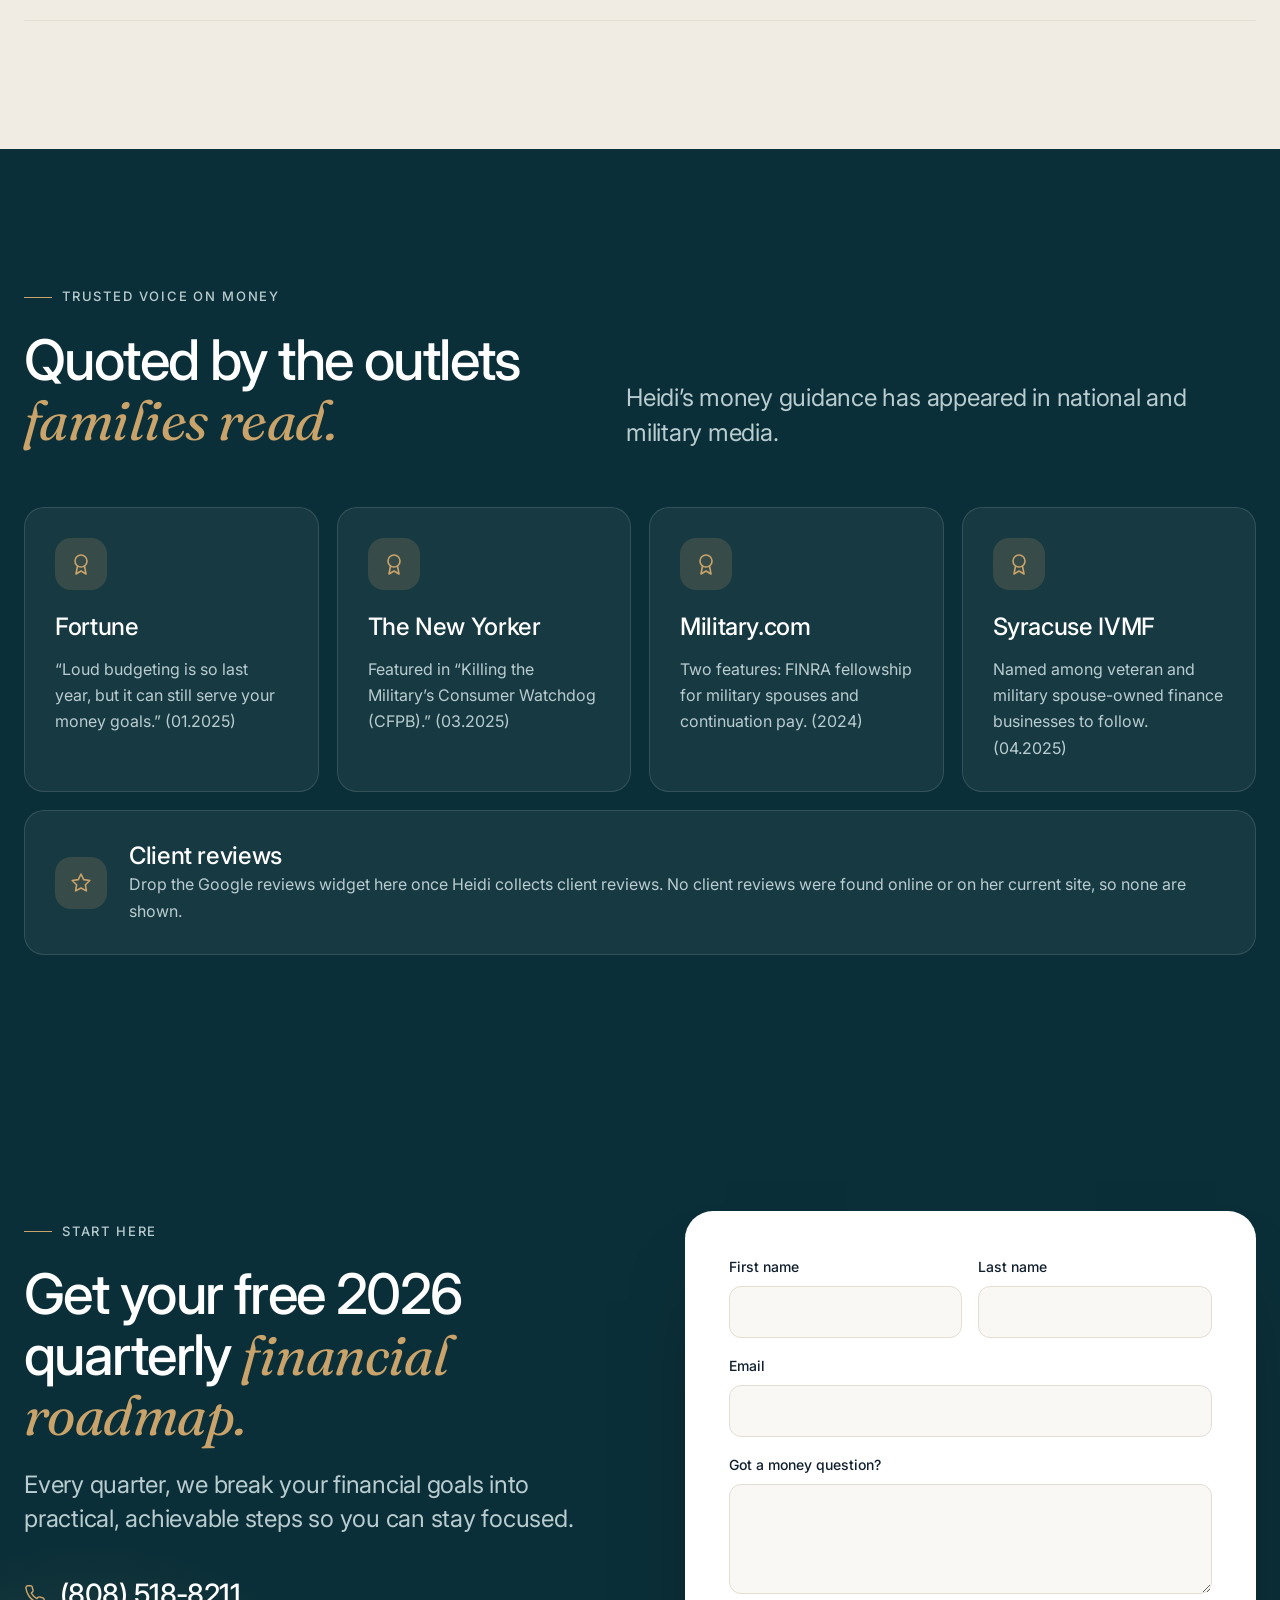
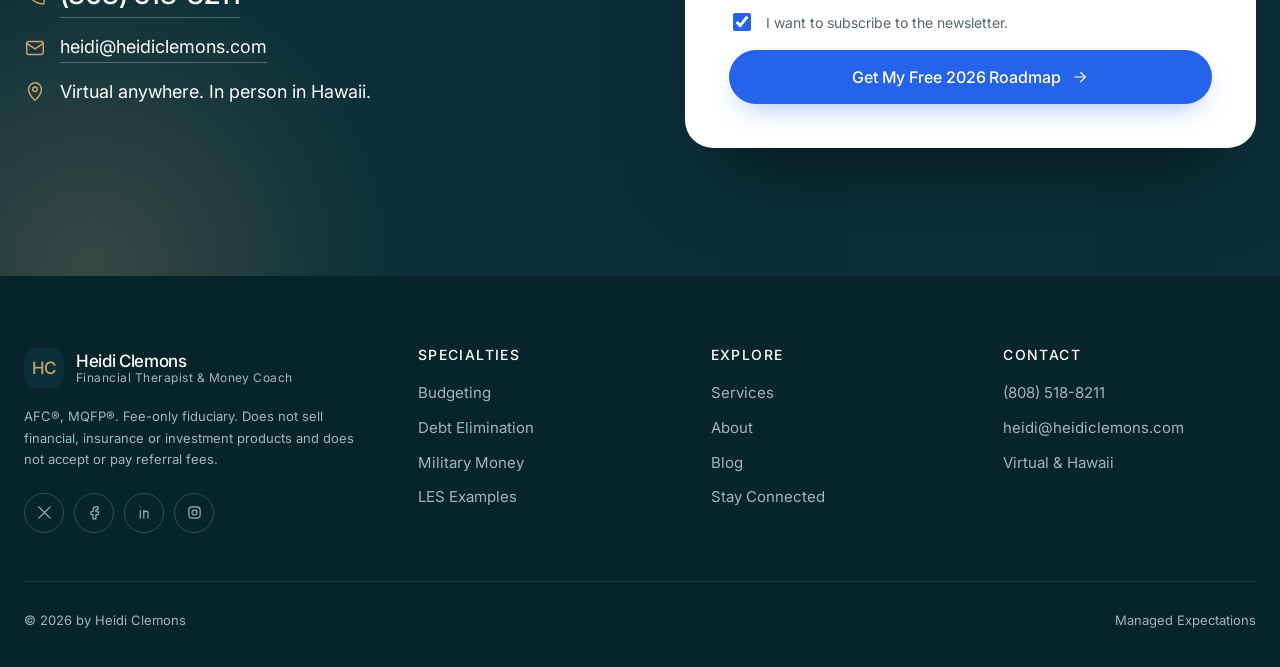
<file: about.html>
<!doctype html>
<html lang="en"><head><meta charset="utf-8"><meta name="viewport" content="width=device-width,initial-scale=1">
<meta name="robots" content="noindex,nofollow"><title>About Heidi Clemons | Financial Therapist & Money Coach</title><meta name="description" content="Heidi Clemons, AFC, MQFP: her story, credentials and featured articles.">
<link rel="icon" href="data:image/svg+xml,%3Csvg xmlns=%27http://www.w3.org/2000/svg%27 viewBox=%270 0 32 32%27%3E%3Crect width=%2732%27 height=%2732%27 rx=%268%27 fill=%27%230b2f38%27/%3E%3C/svg%3E"><link rel="preconnect" href="https://fonts.googleapis.com"><link rel="preconnect" href="https://fonts.gstatic.com" crossorigin>
<link rel="stylesheet" href="assets/style.css"></head>
<body>
<header class="site-header">
  <div class="wrap nav">
    <a class="logo" href="index.html" aria-label="Managed Expectations home"><span class="logo-mark">HC</span><span class="logo-text"><b>Heidi Clemons</b><span>Managed Expectations</span></span></a>
    <ul class="menu">
      <li><a href="index.html">Home</a></li>
      <li class="has-sub"><button aria-expanded="false">Specialties <svg viewBox="0 0 24 24" fill="none" stroke="currentColor" stroke-width="1.6" stroke-linecap="round" stroke-linejoin="round" aria-hidden="true"><path d="M6 9l6 6 6-6"/></svg></button>
        <ul class="dropdown">
          <li><a href="specialties.html">All Specialties</a></li>
          <li><a href="specialties-budgeting.html">Budgeting / Spending Plan</a></li>
          <li><a href="specialties-debt-elimination.html">Debt Elimination</a></li>
          <li><a href="specialties-military-money.html">Military Money</a></li>
          <li><a href="les.html">LES Examples</a></li>
        </ul></li>
      <li><a href="services.html">Services</a></li>
      <li><a href="about.html" class="active">About</a></li>
      <li class="has-sub"><button aria-expanded="false">Contact <svg viewBox="0 0 24 24" fill="none" stroke="currentColor" stroke-width="1.6" stroke-linecap="round" stroke-linejoin="round" aria-hidden="true"><path d="M6 9l6 6 6-6"/></svg></button>
        <ul class="dropdown">
          <li><a href="#connect">Book with Heidi</a></li>
          <li><a href="email.html">Stay Connected with Heidi</a></li>
        </ul></li>
      <li><a href="blog.html">Blog</a></li>
      <li class="mob-cta"><a class="btn" href="#connect">Get My Free 2026 Roadmap</a></li>
    </ul>
    <div class="nav-cta"><a class="btn sm" href="#connect">Get My Free 2026 Roadmap</a><button class="burger" aria-label="Menu" aria-expanded="false"><span></span><span></span></button></div>
  </div>
</header><main>

<section class="page-hero"><div class="wrap">
  <div class="crumbs"><a href="index.html">Home</a> / <span>About</span></div>
  <h1>Hello, I’m <em class="accent">Heidi.</em></h1><p class="subhead">Financial Therapist &amp; Money Coach. Heidi Clemons, AFC®, MQFP®.</p>
  <div class="hero-actions"><a class="btn" href="#connect">Get My Free 2026 Roadmap <svg viewBox="0 0 24 24" fill="none" stroke="currentColor" stroke-width="1.6" stroke-linecap="round" stroke-linejoin="round" aria-hidden="true"><path d="M5 12h14"/><path d="M13 6l6 6-6 6"/></svg></a><a class="phone" href="tel:(808)518-8211">(808) 518-8211</a></div>
</div></section>
<section style="padding-top:20px"><div class="wrap split">
  <div class="portrait rv"><img src="assets/headshot.jpg" alt="Heidi Clemons" loading="lazy"><small>Heidi Clemons, AFC®, MQFP®</small></div>
  <div class="rv"><span class="eyebrow">My story</span><h2>Money habits and behaviors <em class="accent">start with your story.</em></h2>
    <p style="margin-top:24px">As an Accredited Financial Counselor (AFC®) and a Military Qualified Financial Planner (MQFP®), I focus on money habits and behaviors, helping you understand your own money story.</p>
    <p>I grew up with limited money, and I share how financial trauma shapes the choices we make. I am an active-duty military spouse with 25+ years of community involvement.</p>
    <p>I’d love to connect and help you along your financial journey.</p>
    <a class="btn" href="#connect">Get My Free 2026 Roadmap <svg viewBox="0 0 24 24" fill="none" stroke="currentColor" stroke-width="1.6" stroke-linecap="round" stroke-linejoin="round" aria-hidden="true"><path d="M5 12h14"/><path d="M13 6l6 6-6 6"/></svg></a></div>
</div></section>

<section id="credentials"><div class="wrap">
  <div class="head rv"><div><span class="eyebrow">Credentials &amp; affiliations</span><h2>Certified, accredited <em class="accent">and independent.</em></h2></div>
  <p class="subhead">Recognized credentials and professional memberships behind Heidi’s coaching.</p></div>
  <div class="grid g4 rv">
    <div class="card cred"><img src="assets/money-habitudes.png" alt="Money Habitudes Program Practitioner badge" loading="lazy"><h3>Money Habitudes®</h3><p>Program Practitioner</p></div>
    <div class="card cred"><img src="assets/afcpe.jpg" alt="AFCPE Member" loading="lazy"><h3>AFCPE®</h3><p>Association member</p></div>
    <div class="card cred"><div class="icon"><svg viewBox="0 0 24 24" fill="none" stroke="currentColor" stroke-width="1.6" stroke-linecap="round" stroke-linejoin="round" aria-hidden="true"><circle cx="12" cy="9" r="6"/><path d="M8.5 14L7 22l5-3 5 3-1.5-8"/></svg></div><h3>AFC®</h3><p>Accredited Financial Counselor</p></div>
    <div class="card cred"><div class="icon"><svg viewBox="0 0 24 24" fill="none" stroke="currentColor" stroke-width="1.6" stroke-linecap="round" stroke-linejoin="round" aria-hidden="true"><path d="M12 3l8 3v6c0 5-3.5 8-8 9-4.5-1-8-4-8-9V6z"/><path d="M9 12l2 2 4-4"/></svg></div><h3>MQFP®</h3><p>Military Qualified Financial Planner</p></div>
  </div>
</div></section>
<section class="tint" id="press"><div class="wrap">
  <div class="head rv"><div><span class="eyebrow">Find me here</span><h2>Featured <em class="accent">articles.</em></h2></div></div>
  <div class="press rv"><a href="https://www.heidiclemons.com/about" target="_blank" rel="noopener"><span class="pub">Task & Purpose</span><span class="ttl">What Does the Trade War Mean for Troops’ Military Retirement Savings?</span><span class="dt">04.2025</span></a><a href="https://www.heidiclemons.com/about" target="_blank" rel="noopener"><span class="pub">Credible</span><span class="ttl">How Does a Hard Inquiry Affect Your Credit Report?</span><span class="dt">04.2025</span></a><a href="https://www.heidiclemons.com/about" target="_blank" rel="noopener"><span class="pub">Credible</span><span class="ttl">How to Build Credit Without a Credit Card</span><span class="dt">03.2025</span></a><a href="https://www.heidiclemons.com/about" target="_blank" rel="noopener"><span class="pub">Greenlight</span><span class="ttl">7 Smart Ways to Build Credit Without a Credit Card</span><span class="dt">03.2025</span></a><a href="https://www.heidiclemons.com/about" target="_blank" rel="noopener"><span class="pub">The New Yorker</span><span class="ttl">Killing the Military’s Consumer Watchdog (CFPB)</span><span class="dt">03.2025</span></a><a href="https://www.heidiclemons.com/about" target="_blank" rel="noopener"><span class="pub">theSkimm</span><span class="ttl">Grocery Savings Tips: Combine Takeout with Home Cooking</span><span class="dt">02.2025</span></a><a href="https://www.heidiclemons.com/about" target="_blank" rel="noopener"><span class="pub">Fortune</span><span class="ttl">Loud budgeting is so last year, but it can still serve your money goals</span><span class="dt">01.2025</span></a><a href="https://www.heidiclemons.com/about" target="_blank" rel="noopener"><span class="pub">Modern Husbands</span><span class="ttl">Money Management Tips for Military Families</span><span class="dt">12.2024</span></a><a href="https://www.heidiclemons.com/about" target="_blank" rel="noopener"><span class="pub">Military.com</span><span class="ttl">How a FINRA Fellowship Can Help Military Spouses Become Accredited Financial Counselors</span><span class="dt">03.2024</span></a><a href="https://www.heidiclemons.com/about" target="_blank" rel="noopener"><span class="pub">Military.com</span><span class="ttl">Military Continuation Pay: The Mid-Career Bonus You Don’t Want to Miss Out On</span><span class="dt">02.2024</span></a></div>
</div></section>

<section class="dark" id="proof">
  <div class="wrap">
    <div class="head rv"><div><span class="eyebrow">Trusted voice on money</span><h2>Quoted by the outlets <em class="accent">families read.</em></h2></div>
    <p class="subhead">Heidi’s money guidance has appeared in national and military media.</p></div>
    <div class="grid g4 rv" style="margin-bottom:18px">
      <div class="card"><div class="icon"><svg viewBox="0 0 24 24" fill="none" stroke="currentColor" stroke-width="1.6" stroke-linecap="round" stroke-linejoin="round" aria-hidden="true"><circle cx="12" cy="9" r="6"/><path d="M8.5 14L7 22l5-3 5 3-1.5-8"/></svg></div><h3>Fortune</h3><p>“Loud budgeting is so last year, but it can still serve your money goals.” (01.2025)</p></div>
      <div class="card"><div class="icon"><svg viewBox="0 0 24 24" fill="none" stroke="currentColor" stroke-width="1.6" stroke-linecap="round" stroke-linejoin="round" aria-hidden="true"><circle cx="12" cy="9" r="6"/><path d="M8.5 14L7 22l5-3 5 3-1.5-8"/></svg></div><h3>The New Yorker</h3><p>Featured in “Killing the Military’s Consumer Watchdog (CFPB).” (03.2025)</p></div>
      <div class="card"><div class="icon"><svg viewBox="0 0 24 24" fill="none" stroke="currentColor" stroke-width="1.6" stroke-linecap="round" stroke-linejoin="round" aria-hidden="true"><circle cx="12" cy="9" r="6"/><path d="M8.5 14L7 22l5-3 5 3-1.5-8"/></svg></div><h3>Military.com</h3><p>Two features: FINRA fellowship for military spouses and continuation pay. (2024)</p></div>
      <div class="card"><div class="icon"><svg viewBox="0 0 24 24" fill="none" stroke="currentColor" stroke-width="1.6" stroke-linecap="round" stroke-linejoin="round" aria-hidden="true"><circle cx="12" cy="9" r="6"/><path d="M8.5 14L7 22l5-3 5 3-1.5-8"/></svg></div><h3>Syracuse IVMF</h3><p>Named among veteran and military spouse-owned finance businesses to follow. (04.2025)</p></div>
    </div>
    <div class="card rv" style="flex-direction:row;align-items:center;gap:22px;flex-wrap:wrap" data-review-slot>
      <div class="icon" style="margin:0"><svg viewBox="0 0 24 24" fill="none" stroke="currentColor" stroke-width="1.6" stroke-linecap="round" stroke-linejoin="round" aria-hidden="true"><path d="M12 3l2.7 5.6 6.1.9-4.4 4.3 1 6.1L12 17l-5.4 2.9 1-6.1L3.2 9.5l6.1-.9z"/></svg></div>
      <div style="flex:1;min-width:240px"><h3>Client reviews</h3><p>Drop the Google reviews widget here once Heidi collects client reviews. No client reviews were found online or on her current site, so none are shown.</p></div>
    </div>
  </div>
</section></main>
<section class="connect" id="connect">
  <div class="wrap connect-grid">
    <div class="rv">
      <span class="eyebrow" style="color:#b9ccd0">Start here</span>
      <h2>Get your free 2026 quarterly <em class="accent">financial roadmap.</em></h2>
      <p class="subhead" style="color:#b9ccd0">Every quarter, we break your financial goals into practical, achievable steps so you can stay focused.</p>
      <div class="contact-lines">
        <div><svg viewBox="0 0 24 24" fill="none" stroke="currentColor" stroke-width="1.6" stroke-linecap="round" stroke-linejoin="round" aria-hidden="true"><path d="M22 16.9v3a2 2 0 0 1-2.2 2 19.8 19.8 0 0 1-8.6-3.1 19.5 19.5 0 0 1-6-6A19.8 19.8 0 0 1 2.1 4.2 2 2 0 0 1 4.1 2h3a2 2 0 0 1 2 1.7c.1 1 .4 1.9.7 2.8a2 2 0 0 1-.5 2.1L8 9.9a16 16 0 0 0 6 6l1.3-1.3a2 2 0 0 1 2.1-.4c.9.3 1.8.6 2.8.7a2 2 0 0 1 1.7 2z"/></svg><a class="big" href="tel:(808)518-8211">(808) 518-8211</a></div>
        <div><svg viewBox="0 0 24 24" fill="none" stroke="currentColor" stroke-width="1.6" stroke-linecap="round" stroke-linejoin="round" aria-hidden="true"><rect x="3" y="5" width="18" height="14" rx="2"/><path d="M3 7l9 6 9-6"/></svg><a href="mailto:heidi@heidiclemons.com">heidi@heidiclemons.com</a></div>
        <div><svg viewBox="0 0 24 24" fill="none" stroke="currentColor" stroke-width="1.6" stroke-linecap="round" stroke-linejoin="round" aria-hidden="true"><path d="M12 21s7-6 7-12a7 7 0 0 0-14 0c0 6 7 12 7 12z"/><circle cx="12" cy="9" r="2.5"/></svg><span>Virtual anywhere. In person in Hawaii.</span></div>
      </div>
    </div>
    <form class="form rv" novalidate>
      <div class="row"><label>First name<input type="text" name="first" required autocomplete="given-name"></label><label>Last name<input type="text" name="last" required autocomplete="family-name"></label></div>
      <label>Email<input type="email" name="email" required autocomplete="email"></label>
      <label>Got a money question?<textarea name="q"></textarea></label>
      <label class="check"><input type="checkbox" name="sub" checked> I want to subscribe to the newsletter.</label>
      <button class="btn" type="submit">Get My Free 2026 Roadmap <svg viewBox="0 0 24 24" fill="none" stroke="currentColor" stroke-width="1.6" stroke-linecap="round" stroke-linejoin="round" aria-hidden="true"><path d="M5 12h14"/><path d="M13 6l6 6-6 6"/></svg></button>
      <div class="ok"><h3>Thank you.</h3><p>Heidi will be in touch. Prefer to talk now? Call <a class="phone" href="tel:(808)518-8211">(808) 518-8211</a>.</p></div>
    </form>
  </div>
</section>
<footer class="footer">
  <div class="wrap">
    <div class="f-grid">
      <div><a class="logo" href="index.html"><span class="logo-mark">HC</span><span class="logo-text"><b>Heidi Clemons</b><span>Financial Therapist &amp; Money Coach</span></span></a>
        <p class="disclaimer">AFC®, MQFP®. Fee-only fiduciary. Does not sell financial, insurance or investment products and does not accept or pay referral fees.</p>
        <div class="social"><a href="#" aria-label="X"><svg viewBox="0 0 24 24" fill="none" stroke="currentColor" stroke-width="1.6" stroke-linecap="round" stroke-linejoin="round"><path d="M4 4l16 16M20 4L4 20"/></svg></a><a href="#" aria-label="Facebook"><svg viewBox="0 0 24 24" fill="none" stroke="currentColor" stroke-width="1.6" stroke-linecap="round" stroke-linejoin="round"><path d="M14 8h3V4h-3a4 4 0 0 0-4 4v3H7v4h3v6h4v-6h3l1-4h-4V8z"/></svg></a><a href="#" aria-label="LinkedIn"><svg viewBox="0 0 24 24" fill="none" stroke="currentColor" stroke-width="1.6" stroke-linecap="round" stroke-linejoin="round"><path d="M6 9v11M6 4v.01M11 20v-7a3 3 0 0 1 6 0v7M11 9v11"/></svg></a><a href="#" aria-label="Instagram"><svg viewBox="0 0 24 24" fill="none" stroke="currentColor" stroke-width="1.6" stroke-linecap="round" stroke-linejoin="round"><rect x="4" y="4" width="16" height="16" rx="5"/><circle cx="12" cy="12" r="3.5"/><path d="M17 7v.01"/></svg></a></div></div>
      <div><h4>Specialties</h4><ul><li><a href="specialties-budgeting.html">Budgeting</a></li><li><a href="specialties-debt-elimination.html">Debt Elimination</a></li><li><a href="specialties-military-money.html">Military Money</a></li><li><a href="les.html">LES Examples</a></li></ul></div>
      <div><h4>Explore</h4><ul><li><a href="services.html">Services</a></li><li><a href="about.html">About</a></li><li><a href="blog.html">Blog</a></li><li><a href="email.html">Stay Connected</a></li></ul></div>
      <div><h4>Contact</h4><ul><li><a href="tel:(808)518-8211">(808) 518-8211</a></li><li><a href="mailto:heidi@heidiclemons.com">heidi@heidiclemons.com</a></li><li>Virtual &amp; Hawaii</li></ul></div>
    </div>
    <div class="f-bottom"><span>© 2026 by Heidi Clemons</span><span>Managed Expectations</span></div>
  </div>
</footer><script src="assets/site.js"></script></body></html>
</file>
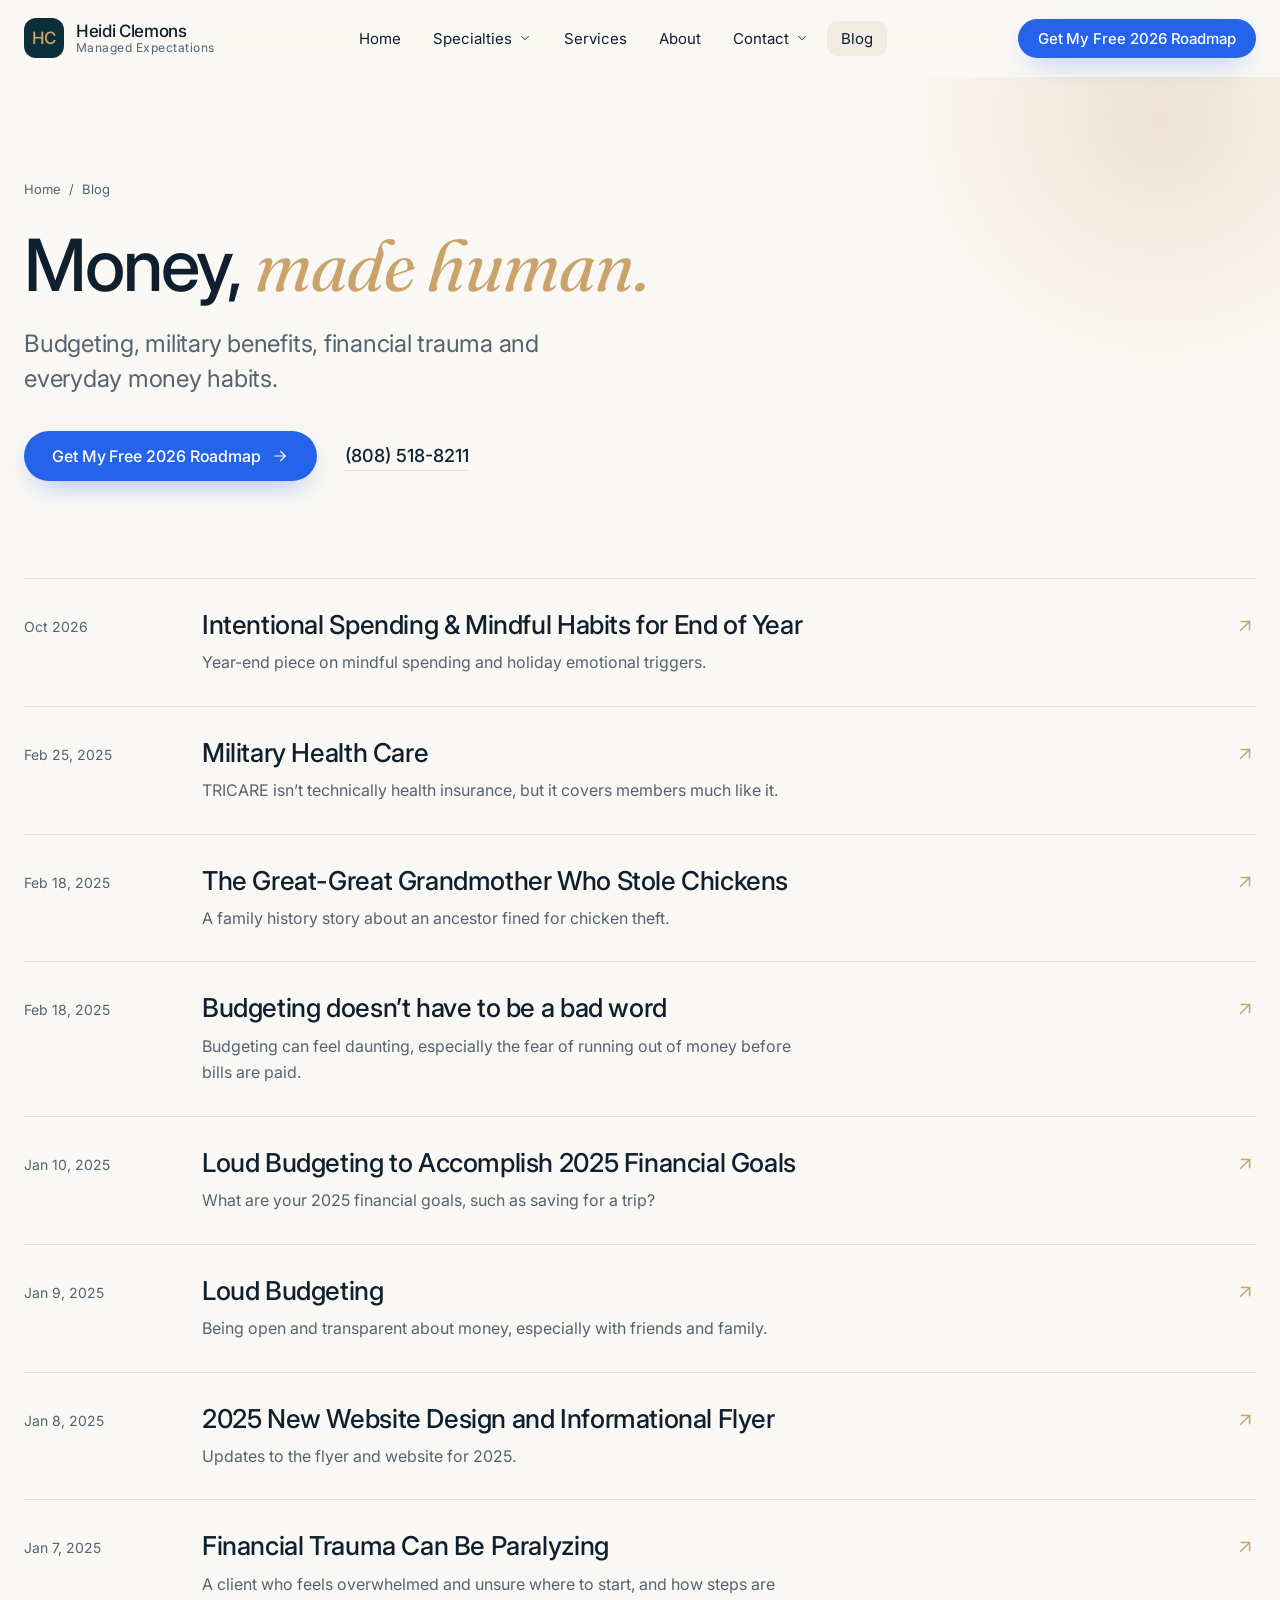
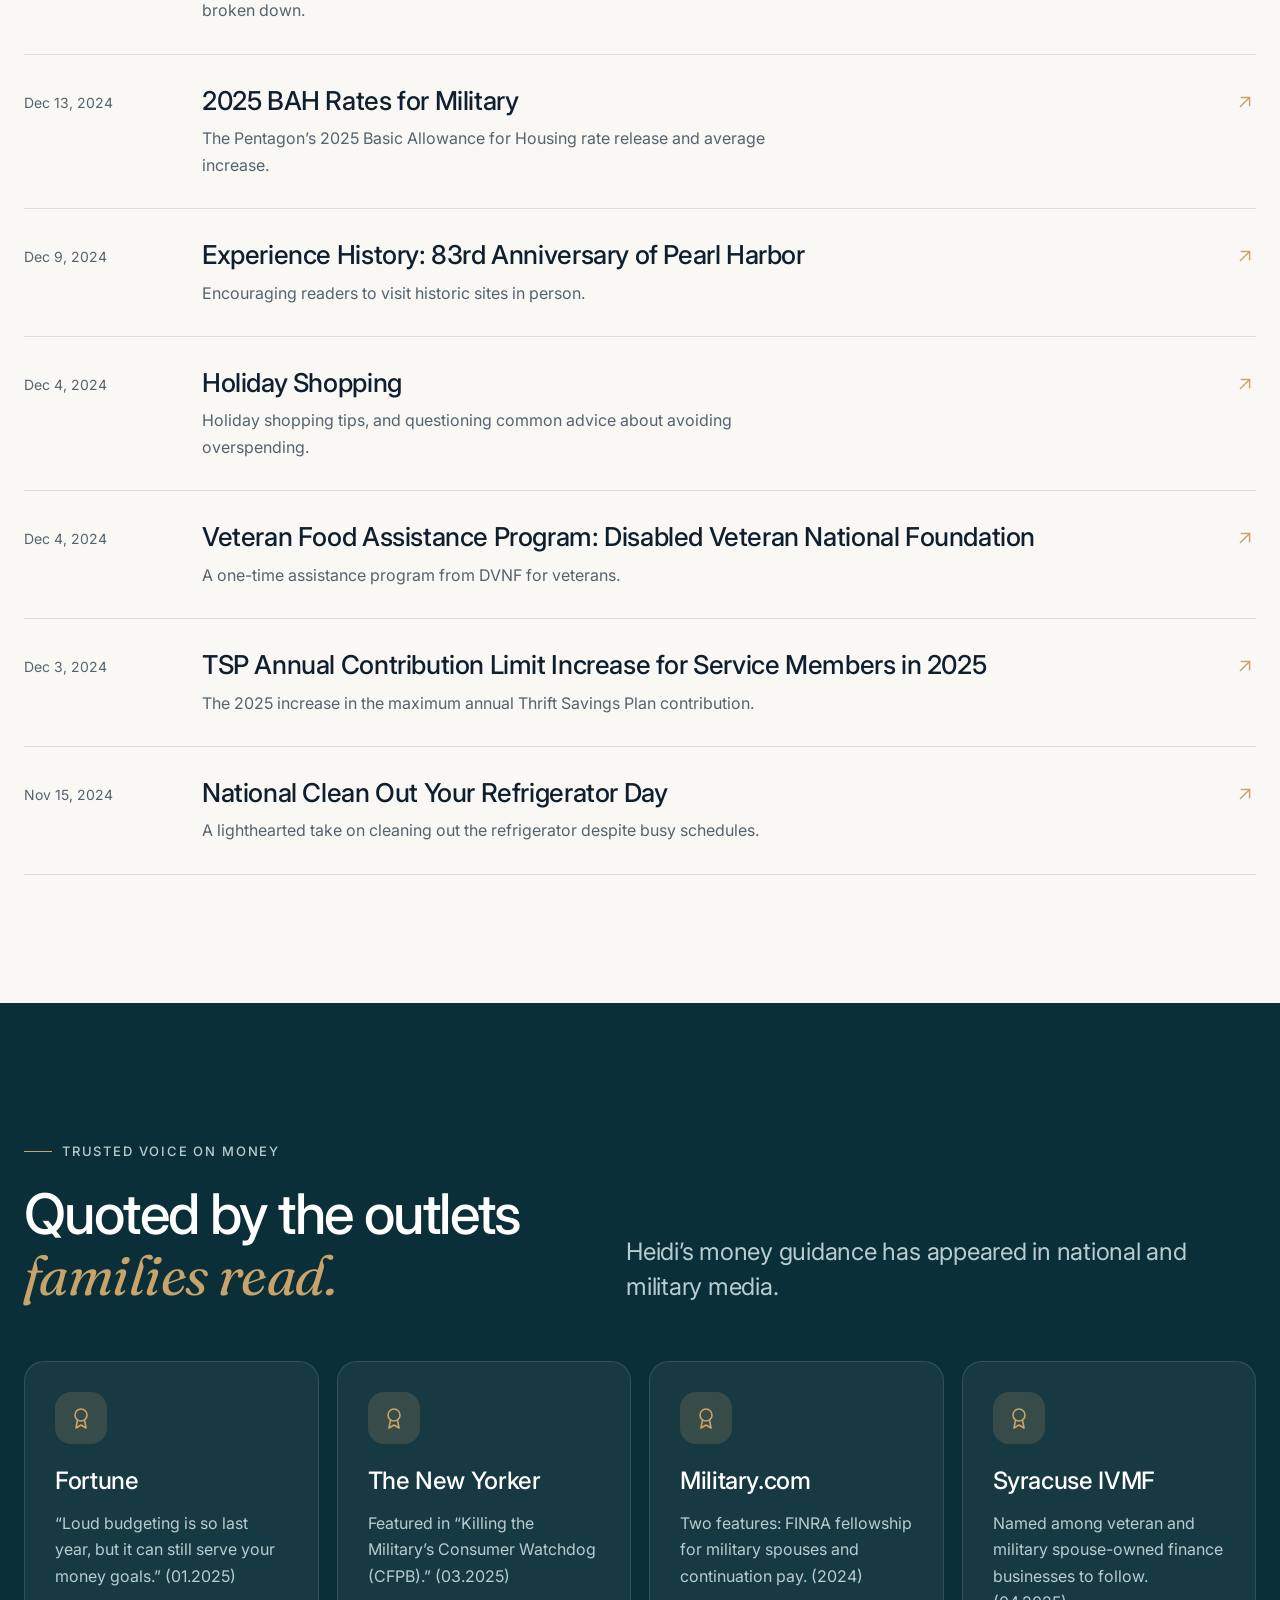
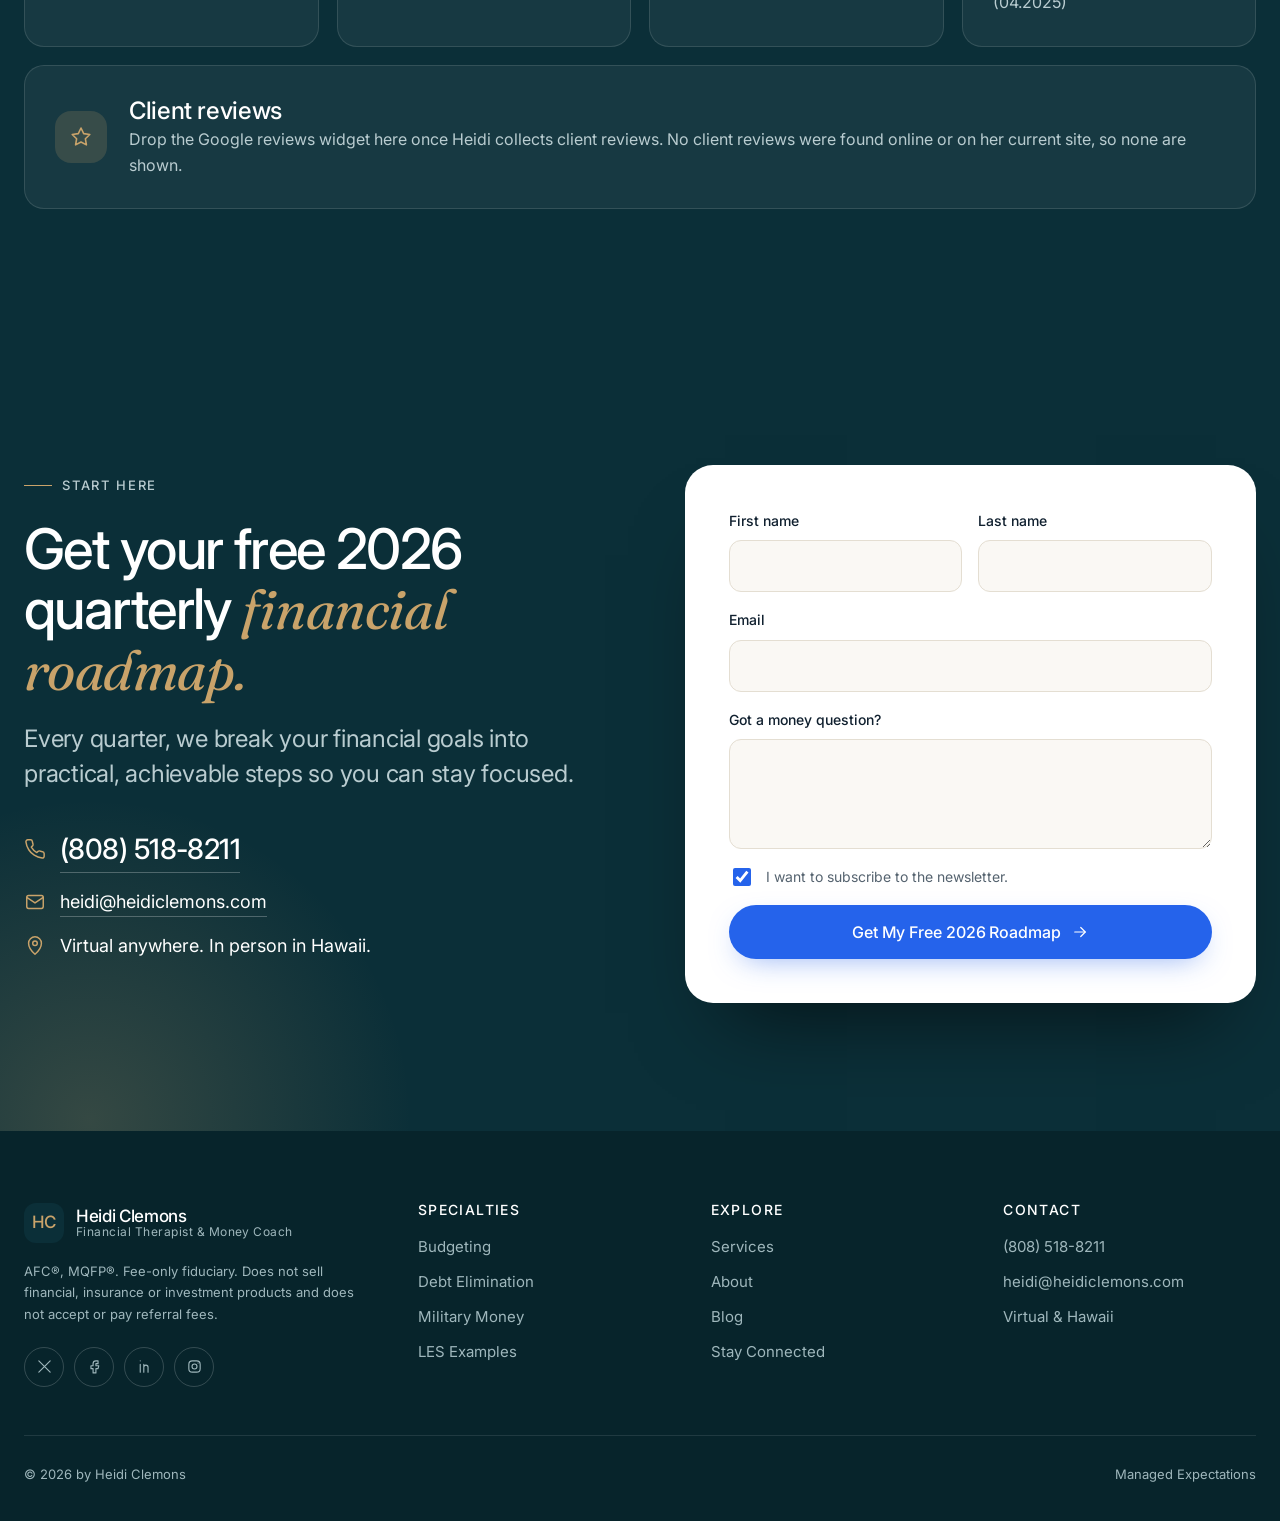
<file: blog.html>
<!doctype html>
<html lang="en"><head><meta charset="utf-8"><meta name="viewport" content="width=device-width,initial-scale=1">
<meta name="robots" content="noindex,nofollow"><title>Blog | Heidi Clemons</title><meta name="description" content="Money tips, military benefits and budgeting from Heidi Clemons.">
<link rel="icon" href="data:image/svg+xml,%3Csvg xmlns=%27http://www.w3.org/2000/svg%27 viewBox=%270 0 32 32%27%3E%3Crect width=%2732%27 height=%2732%27 rx=%268%27 fill=%27%230b2f38%27/%3E%3C/svg%3E"><link rel="preconnect" href="https://fonts.googleapis.com"><link rel="preconnect" href="https://fonts.gstatic.com" crossorigin>
<link rel="stylesheet" href="assets/style.css"></head>
<body>
<header class="site-header">
  <div class="wrap nav">
    <a class="logo" href="index.html" aria-label="Managed Expectations home"><span class="logo-mark">HC</span><span class="logo-text"><b>Heidi Clemons</b><span>Managed Expectations</span></span></a>
    <ul class="menu">
      <li><a href="index.html">Home</a></li>
      <li class="has-sub"><button aria-expanded="false">Specialties <svg viewBox="0 0 24 24" fill="none" stroke="currentColor" stroke-width="1.6" stroke-linecap="round" stroke-linejoin="round" aria-hidden="true"><path d="M6 9l6 6 6-6"/></svg></button>
        <ul class="dropdown">
          <li><a href="specialties.html">All Specialties</a></li>
          <li><a href="specialties-budgeting.html">Budgeting / Spending Plan</a></li>
          <li><a href="specialties-debt-elimination.html">Debt Elimination</a></li>
          <li><a href="specialties-military-money.html">Military Money</a></li>
          <li><a href="les.html">LES Examples</a></li>
        </ul></li>
      <li><a href="services.html">Services</a></li>
      <li><a href="about.html">About</a></li>
      <li class="has-sub"><button aria-expanded="false">Contact <svg viewBox="0 0 24 24" fill="none" stroke="currentColor" stroke-width="1.6" stroke-linecap="round" stroke-linejoin="round" aria-hidden="true"><path d="M6 9l6 6 6-6"/></svg></button>
        <ul class="dropdown">
          <li><a href="#connect">Book with Heidi</a></li>
          <li><a href="email.html">Stay Connected with Heidi</a></li>
        </ul></li>
      <li><a href="blog.html" class="active">Blog</a></li>
      <li class="mob-cta"><a class="btn" href="#connect">Get My Free 2026 Roadmap</a></li>
    </ul>
    <div class="nav-cta"><a class="btn sm" href="#connect">Get My Free 2026 Roadmap</a><button class="burger" aria-label="Menu" aria-expanded="false"><span></span><span></span></button></div>
  </div>
</header><main>

<section class="page-hero"><div class="wrap">
  <div class="crumbs"><a href="index.html">Home</a> / <span>Blog</span></div>
  <h1>Money, <em class="accent">made human.</em></h1><p class="subhead">Budgeting, military benefits, financial trauma and everyday money habits.</p>
  <div class="hero-actions"><a class="btn" href="#connect">Get My Free 2026 Roadmap <svg viewBox="0 0 24 24" fill="none" stroke="currentColor" stroke-width="1.6" stroke-linecap="round" stroke-linejoin="round" aria-hidden="true"><path d="M5 12h14"/><path d="M13 6l6 6-6 6"/></svg></a><a class="phone" href="tel:(808)518-8211">(808) 518-8211</a></div>
</div></section>
<section style="padding-top:20px"><div class="wrap"><a class="post rv" href="https://www.heidiclemons.com/post/intentional-spending-mindful-habits-for-end-of-year" target="_blank" rel="noopener"><time>Oct 2026</time><div><h3>Intentional Spending & Mindful Habits for End of Year</h3><p>Year-end piece on mindful spending and holiday emotional triggers.</p></div><svg viewBox="0 0 24 24" fill="none" stroke="currentColor" stroke-width="1.6" stroke-linecap="round" stroke-linejoin="round" aria-hidden="true"><path d="M7 17L17 7"/><path d="M8 7h9v9"/></svg></a><a class="post rv" href="https://www.heidiclemons.com/post/military-health-care" target="_blank" rel="noopener"><time>Feb 25, 2025</time><div><h3>Military Health Care</h3><p>TRICARE isn’t technically health insurance, but it covers members much like it.</p></div><svg viewBox="0 0 24 24" fill="none" stroke="currentColor" stroke-width="1.6" stroke-linecap="round" stroke-linejoin="round" aria-hidden="true"><path d="M7 17L17 7"/><path d="M8 7h9v9"/></svg></a><a class="post rv" href="https://www.heidiclemons.com/post/the-great-great-grandmother-who-stole-chickens" target="_blank" rel="noopener"><time>Feb 18, 2025</time><div><h3>The Great-Great Grandmother Who Stole Chickens</h3><p>A family history story about an ancestor fined for chicken theft.</p></div><svg viewBox="0 0 24 24" fill="none" stroke="currentColor" stroke-width="1.6" stroke-linecap="round" stroke-linejoin="round" aria-hidden="true"><path d="M7 17L17 7"/><path d="M8 7h9v9"/></svg></a><a class="post rv" href="https://www.heidiclemons.com/post/budgeting-doesn-t-have-to-be-a-bad-word" target="_blank" rel="noopener"><time>Feb 18, 2025</time><div><h3>Budgeting doesn’t have to be a bad word</h3><p>Budgeting can feel daunting, especially the fear of running out of money before bills are paid.</p></div><svg viewBox="0 0 24 24" fill="none" stroke="currentColor" stroke-width="1.6" stroke-linecap="round" stroke-linejoin="round" aria-hidden="true"><path d="M7 17L17 7"/><path d="M8 7h9v9"/></svg></a><a class="post rv" href="https://www.heidiclemons.com/post/loud-budgeting-to-accomplish-2025-financial-goals" target="_blank" rel="noopener"><time>Jan 10, 2025</time><div><h3>Loud Budgeting to Accomplish 2025 Financial Goals</h3><p>What are your 2025 financial goals, such as saving for a trip?</p></div><svg viewBox="0 0 24 24" fill="none" stroke="currentColor" stroke-width="1.6" stroke-linecap="round" stroke-linejoin="round" aria-hidden="true"><path d="M7 17L17 7"/><path d="M8 7h9v9"/></svg></a><a class="post rv" href="https://www.heidiclemons.com/post/loud-budgeting" target="_blank" rel="noopener"><time>Jan 9, 2025</time><div><h3>Loud Budgeting</h3><p>Being open and transparent about money, especially with friends and family.</p></div><svg viewBox="0 0 24 24" fill="none" stroke="currentColor" stroke-width="1.6" stroke-linecap="round" stroke-linejoin="round" aria-hidden="true"><path d="M7 17L17 7"/><path d="M8 7h9v9"/></svg></a><a class="post rv" href="https://www.heidiclemons.com/post/2025-new-website-design-and-informational-flyer" target="_blank" rel="noopener"><time>Jan 8, 2025</time><div><h3>2025 New Website Design and Informational Flyer</h3><p>Updates to the flyer and website for 2025.</p></div><svg viewBox="0 0 24 24" fill="none" stroke="currentColor" stroke-width="1.6" stroke-linecap="round" stroke-linejoin="round" aria-hidden="true"><path d="M7 17L17 7"/><path d="M8 7h9v9"/></svg></a><a class="post rv" href="https://www.heidiclemons.com/post/financial-trauma-can-be-paralyzing" target="_blank" rel="noopener"><time>Jan 7, 2025</time><div><h3>Financial Trauma Can Be Paralyzing</h3><p>A client who feels overwhelmed and unsure where to start, and how steps are broken down.</p></div><svg viewBox="0 0 24 24" fill="none" stroke="currentColor" stroke-width="1.6" stroke-linecap="round" stroke-linejoin="round" aria-hidden="true"><path d="M7 17L17 7"/><path d="M8 7h9v9"/></svg></a><a class="post rv" href="https://www.heidiclemons.com/post/2025-bah-rates-for-military" target="_blank" rel="noopener"><time>Dec 13, 2024</time><div><h3>2025 BAH Rates for Military</h3><p>The Pentagon’s 2025 Basic Allowance for Housing rate release and average increase.</p></div><svg viewBox="0 0 24 24" fill="none" stroke="currentColor" stroke-width="1.6" stroke-linecap="round" stroke-linejoin="round" aria-hidden="true"><path d="M7 17L17 7"/><path d="M8 7h9v9"/></svg></a><a class="post rv" href="https://www.heidiclemons.com/post/experience-history-83rd-anniversary-of-pearl-harbor" target="_blank" rel="noopener"><time>Dec 9, 2024</time><div><h3>Experience History: 83rd Anniversary of Pearl Harbor</h3><p>Encouraging readers to visit historic sites in person.</p></div><svg viewBox="0 0 24 24" fill="none" stroke="currentColor" stroke-width="1.6" stroke-linecap="round" stroke-linejoin="round" aria-hidden="true"><path d="M7 17L17 7"/><path d="M8 7h9v9"/></svg></a><a class="post rv" href="https://www.heidiclemons.com/post/holiday-shopping" target="_blank" rel="noopener"><time>Dec 4, 2024</time><div><h3>Holiday Shopping</h3><p>Holiday shopping tips, and questioning common advice about avoiding overspending.</p></div><svg viewBox="0 0 24 24" fill="none" stroke="currentColor" stroke-width="1.6" stroke-linecap="round" stroke-linejoin="round" aria-hidden="true"><path d="M7 17L17 7"/><path d="M8 7h9v9"/></svg></a><a class="post rv" href="https://www.heidiclemons.com/post/veteran-food-assistance-program-disabled-veteran-national-foundation" target="_blank" rel="noopener"><time>Dec 4, 2024</time><div><h3>Veteran Food Assistance Program: Disabled Veteran National Foundation</h3><p>A one-time assistance program from DVNF for veterans.</p></div><svg viewBox="0 0 24 24" fill="none" stroke="currentColor" stroke-width="1.6" stroke-linecap="round" stroke-linejoin="round" aria-hidden="true"><path d="M7 17L17 7"/><path d="M8 7h9v9"/></svg></a><a class="post rv" href="https://www.heidiclemons.com/post/tsp-annual-contribution-limit-increase-for-service-members-in-2025" target="_blank" rel="noopener"><time>Dec 3, 2024</time><div><h3>TSP Annual Contribution Limit Increase for Service Members in 2025</h3><p>The 2025 increase in the maximum annual Thrift Savings Plan contribution.</p></div><svg viewBox="0 0 24 24" fill="none" stroke="currentColor" stroke-width="1.6" stroke-linecap="round" stroke-linejoin="round" aria-hidden="true"><path d="M7 17L17 7"/><path d="M8 7h9v9"/></svg></a><a class="post rv" href="https://www.heidiclemons.com/post/national-clean-out-your-refrigerator-day" target="_blank" rel="noopener"><time>Nov 15, 2024</time><div><h3>National Clean Out Your Refrigerator Day</h3><p>A lighthearted take on cleaning out the refrigerator despite busy schedules.</p></div><svg viewBox="0 0 24 24" fill="none" stroke="currentColor" stroke-width="1.6" stroke-linecap="round" stroke-linejoin="round" aria-hidden="true"><path d="M7 17L17 7"/><path d="M8 7h9v9"/></svg></a></div></section>

<section class="dark" id="proof">
  <div class="wrap">
    <div class="head rv"><div><span class="eyebrow">Trusted voice on money</span><h2>Quoted by the outlets <em class="accent">families read.</em></h2></div>
    <p class="subhead">Heidi’s money guidance has appeared in national and military media.</p></div>
    <div class="grid g4 rv" style="margin-bottom:18px">
      <div class="card"><div class="icon"><svg viewBox="0 0 24 24" fill="none" stroke="currentColor" stroke-width="1.6" stroke-linecap="round" stroke-linejoin="round" aria-hidden="true"><circle cx="12" cy="9" r="6"/><path d="M8.5 14L7 22l5-3 5 3-1.5-8"/></svg></div><h3>Fortune</h3><p>“Loud budgeting is so last year, but it can still serve your money goals.” (01.2025)</p></div>
      <div class="card"><div class="icon"><svg viewBox="0 0 24 24" fill="none" stroke="currentColor" stroke-width="1.6" stroke-linecap="round" stroke-linejoin="round" aria-hidden="true"><circle cx="12" cy="9" r="6"/><path d="M8.5 14L7 22l5-3 5 3-1.5-8"/></svg></div><h3>The New Yorker</h3><p>Featured in “Killing the Military’s Consumer Watchdog (CFPB).” (03.2025)</p></div>
      <div class="card"><div class="icon"><svg viewBox="0 0 24 24" fill="none" stroke="currentColor" stroke-width="1.6" stroke-linecap="round" stroke-linejoin="round" aria-hidden="true"><circle cx="12" cy="9" r="6"/><path d="M8.5 14L7 22l5-3 5 3-1.5-8"/></svg></div><h3>Military.com</h3><p>Two features: FINRA fellowship for military spouses and continuation pay. (2024)</p></div>
      <div class="card"><div class="icon"><svg viewBox="0 0 24 24" fill="none" stroke="currentColor" stroke-width="1.6" stroke-linecap="round" stroke-linejoin="round" aria-hidden="true"><circle cx="12" cy="9" r="6"/><path d="M8.5 14L7 22l5-3 5 3-1.5-8"/></svg></div><h3>Syracuse IVMF</h3><p>Named among veteran and military spouse-owned finance businesses to follow. (04.2025)</p></div>
    </div>
    <div class="card rv" style="flex-direction:row;align-items:center;gap:22px;flex-wrap:wrap" data-review-slot>
      <div class="icon" style="margin:0"><svg viewBox="0 0 24 24" fill="none" stroke="currentColor" stroke-width="1.6" stroke-linecap="round" stroke-linejoin="round" aria-hidden="true"><path d="M12 3l2.7 5.6 6.1.9-4.4 4.3 1 6.1L12 17l-5.4 2.9 1-6.1L3.2 9.5l6.1-.9z"/></svg></div>
      <div style="flex:1;min-width:240px"><h3>Client reviews</h3><p>Drop the Google reviews widget here once Heidi collects client reviews. No client reviews were found online or on her current site, so none are shown.</p></div>
    </div>
  </div>
</section></main>
<section class="connect" id="connect">
  <div class="wrap connect-grid">
    <div class="rv">
      <span class="eyebrow" style="color:#b9ccd0">Start here</span>
      <h2>Get your free 2026 quarterly <em class="accent">financial roadmap.</em></h2>
      <p class="subhead" style="color:#b9ccd0">Every quarter, we break your financial goals into practical, achievable steps so you can stay focused.</p>
      <div class="contact-lines">
        <div><svg viewBox="0 0 24 24" fill="none" stroke="currentColor" stroke-width="1.6" stroke-linecap="round" stroke-linejoin="round" aria-hidden="true"><path d="M22 16.9v3a2 2 0 0 1-2.2 2 19.8 19.8 0 0 1-8.6-3.1 19.5 19.5 0 0 1-6-6A19.8 19.8 0 0 1 2.1 4.2 2 2 0 0 1 4.1 2h3a2 2 0 0 1 2 1.7c.1 1 .4 1.9.7 2.8a2 2 0 0 1-.5 2.1L8 9.9a16 16 0 0 0 6 6l1.3-1.3a2 2 0 0 1 2.1-.4c.9.3 1.8.6 2.8.7a2 2 0 0 1 1.7 2z"/></svg><a class="big" href="tel:(808)518-8211">(808) 518-8211</a></div>
        <div><svg viewBox="0 0 24 24" fill="none" stroke="currentColor" stroke-width="1.6" stroke-linecap="round" stroke-linejoin="round" aria-hidden="true"><rect x="3" y="5" width="18" height="14" rx="2"/><path d="M3 7l9 6 9-6"/></svg><a href="mailto:heidi@heidiclemons.com">heidi@heidiclemons.com</a></div>
        <div><svg viewBox="0 0 24 24" fill="none" stroke="currentColor" stroke-width="1.6" stroke-linecap="round" stroke-linejoin="round" aria-hidden="true"><path d="M12 21s7-6 7-12a7 7 0 0 0-14 0c0 6 7 12 7 12z"/><circle cx="12" cy="9" r="2.5"/></svg><span>Virtual anywhere. In person in Hawaii.</span></div>
      </div>
    </div>
    <form class="form rv" novalidate>
      <div class="row"><label>First name<input type="text" name="first" required autocomplete="given-name"></label><label>Last name<input type="text" name="last" required autocomplete="family-name"></label></div>
      <label>Email<input type="email" name="email" required autocomplete="email"></label>
      <label>Got a money question?<textarea name="q"></textarea></label>
      <label class="check"><input type="checkbox" name="sub" checked> I want to subscribe to the newsletter.</label>
      <button class="btn" type="submit">Get My Free 2026 Roadmap <svg viewBox="0 0 24 24" fill="none" stroke="currentColor" stroke-width="1.6" stroke-linecap="round" stroke-linejoin="round" aria-hidden="true"><path d="M5 12h14"/><path d="M13 6l6 6-6 6"/></svg></button>
      <div class="ok"><h3>Thank you.</h3><p>Heidi will be in touch. Prefer to talk now? Call <a class="phone" href="tel:(808)518-8211">(808) 518-8211</a>.</p></div>
    </form>
  </div>
</section>
<footer class="footer">
  <div class="wrap">
    <div class="f-grid">
      <div><a class="logo" href="index.html"><span class="logo-mark">HC</span><span class="logo-text"><b>Heidi Clemons</b><span>Financial Therapist &amp; Money Coach</span></span></a>
        <p class="disclaimer">AFC®, MQFP®. Fee-only fiduciary. Does not sell financial, insurance or investment products and does not accept or pay referral fees.</p>
        <div class="social"><a href="#" aria-label="X"><svg viewBox="0 0 24 24" fill="none" stroke="currentColor" stroke-width="1.6" stroke-linecap="round" stroke-linejoin="round"><path d="M4 4l16 16M20 4L4 20"/></svg></a><a href="#" aria-label="Facebook"><svg viewBox="0 0 24 24" fill="none" stroke="currentColor" stroke-width="1.6" stroke-linecap="round" stroke-linejoin="round"><path d="M14 8h3V4h-3a4 4 0 0 0-4 4v3H7v4h3v6h4v-6h3l1-4h-4V8z"/></svg></a><a href="#" aria-label="LinkedIn"><svg viewBox="0 0 24 24" fill="none" stroke="currentColor" stroke-width="1.6" stroke-linecap="round" stroke-linejoin="round"><path d="M6 9v11M6 4v.01M11 20v-7a3 3 0 0 1 6 0v7M11 9v11"/></svg></a><a href="#" aria-label="Instagram"><svg viewBox="0 0 24 24" fill="none" stroke="currentColor" stroke-width="1.6" stroke-linecap="round" stroke-linejoin="round"><rect x="4" y="4" width="16" height="16" rx="5"/><circle cx="12" cy="12" r="3.5"/><path d="M17 7v.01"/></svg></a></div></div>
      <div><h4>Specialties</h4><ul><li><a href="specialties-budgeting.html">Budgeting</a></li><li><a href="specialties-debt-elimination.html">Debt Elimination</a></li><li><a href="specialties-military-money.html">Military Money</a></li><li><a href="les.html">LES Examples</a></li></ul></div>
      <div><h4>Explore</h4><ul><li><a href="services.html">Services</a></li><li><a href="about.html">About</a></li><li><a href="blog.html">Blog</a></li><li><a href="email.html">Stay Connected</a></li></ul></div>
      <div><h4>Contact</h4><ul><li><a href="tel:(808)518-8211">(808) 518-8211</a></li><li><a href="mailto:heidi@heidiclemons.com">heidi@heidiclemons.com</a></li><li>Virtual &amp; Hawaii</li></ul></div>
    </div>
    <div class="f-bottom"><span>© 2026 by Heidi Clemons</span><span>Managed Expectations</span></div>
  </div>
</footer><script src="assets/site.js"></script></body></html>
</file>
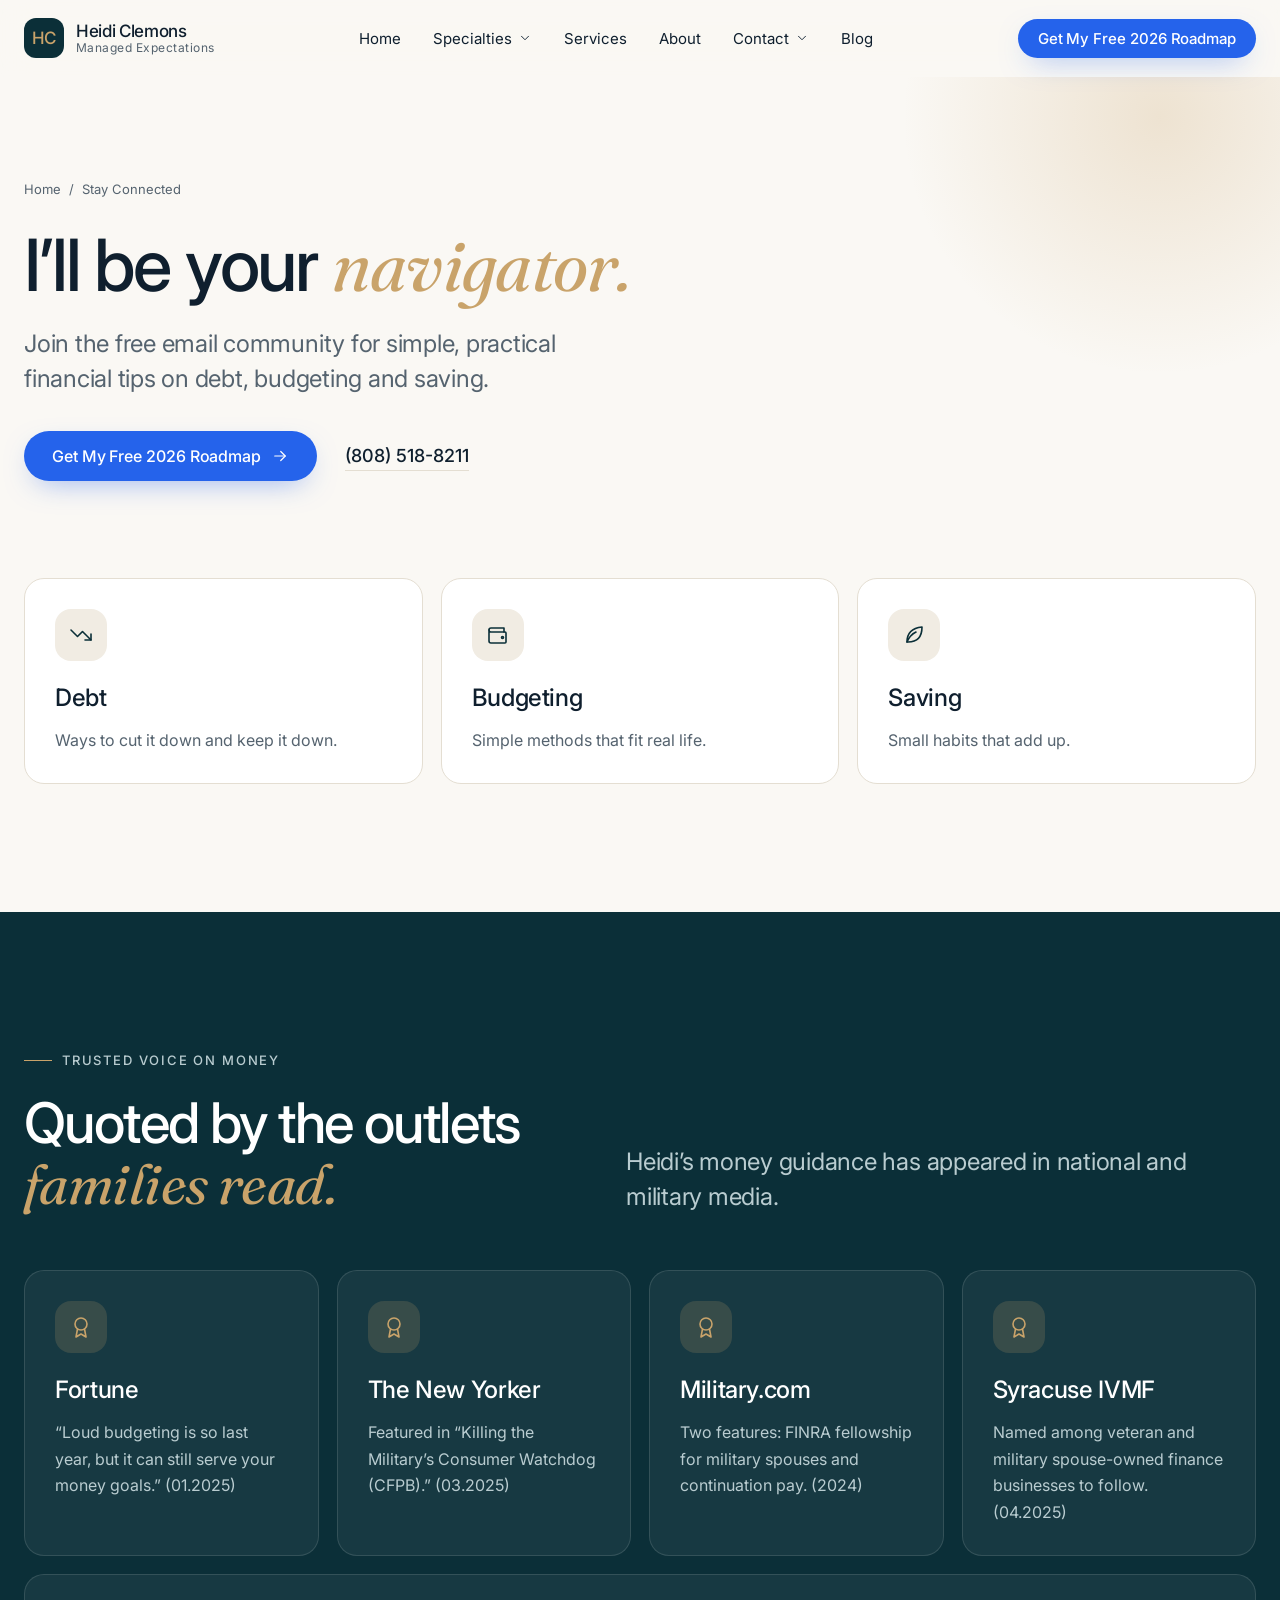
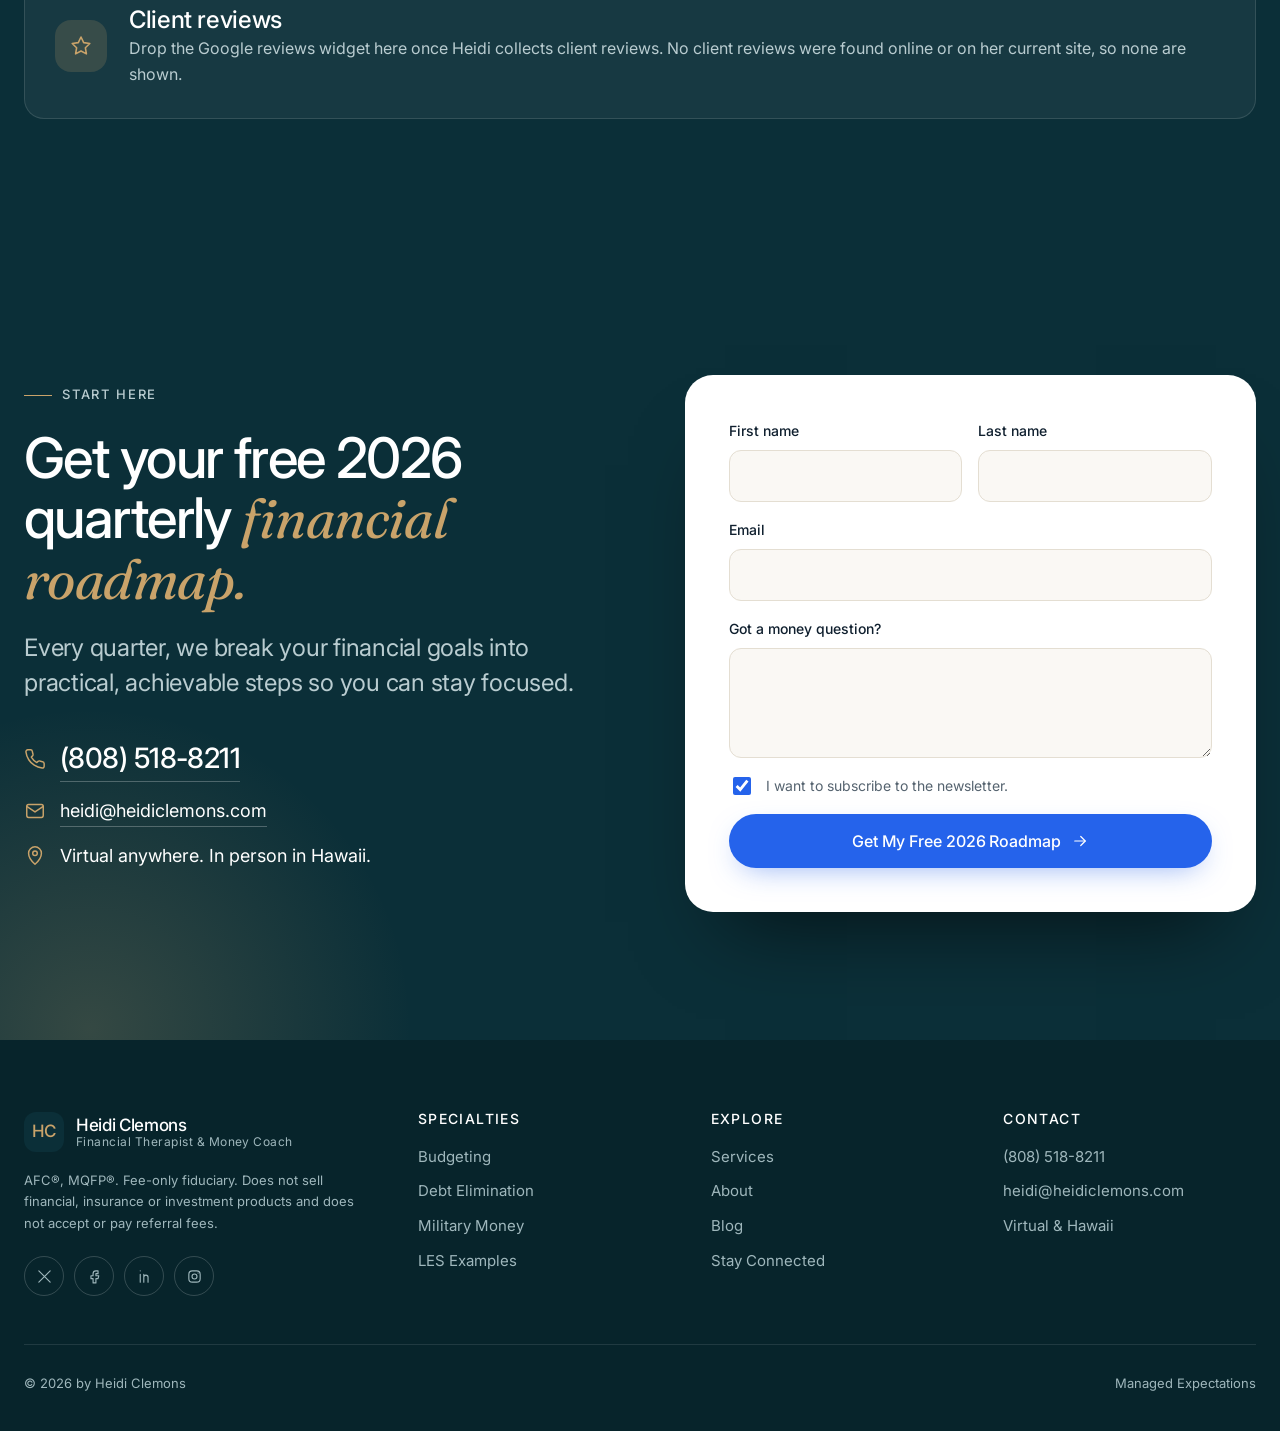
<file: email.html>
<!doctype html>
<html lang="en"><head><meta charset="utf-8"><meta name="viewport" content="width=device-width,initial-scale=1">
<meta name="robots" content="noindex,nofollow"><title>Stay Connected with Heidi</title><meta name="description" content="Join the free email community for simple, practical financial tips.">
<link rel="icon" href="data:image/svg+xml,%3Csvg xmlns=%27http://www.w3.org/2000/svg%27 viewBox=%270 0 32 32%27%3E%3Crect width=%2732%27 height=%2732%27 rx=%268%27 fill=%27%230b2f38%27/%3E%3C/svg%3E"><link rel="preconnect" href="https://fonts.googleapis.com"><link rel="preconnect" href="https://fonts.gstatic.com" crossorigin>
<link rel="stylesheet" href="assets/style.css"></head>
<body>
<header class="site-header">
  <div class="wrap nav">
    <a class="logo" href="index.html" aria-label="Managed Expectations home"><span class="logo-mark">HC</span><span class="logo-text"><b>Heidi Clemons</b><span>Managed Expectations</span></span></a>
    <ul class="menu">
      <li><a href="index.html">Home</a></li>
      <li class="has-sub"><button aria-expanded="false">Specialties <svg viewBox="0 0 24 24" fill="none" stroke="currentColor" stroke-width="1.6" stroke-linecap="round" stroke-linejoin="round" aria-hidden="true"><path d="M6 9l6 6 6-6"/></svg></button>
        <ul class="dropdown">
          <li><a href="specialties.html">All Specialties</a></li>
          <li><a href="specialties-budgeting.html">Budgeting / Spending Plan</a></li>
          <li><a href="specialties-debt-elimination.html">Debt Elimination</a></li>
          <li><a href="specialties-military-money.html">Military Money</a></li>
          <li><a href="les.html">LES Examples</a></li>
        </ul></li>
      <li><a href="services.html">Services</a></li>
      <li><a href="about.html">About</a></li>
      <li class="has-sub"><button aria-expanded="false">Contact <svg viewBox="0 0 24 24" fill="none" stroke="currentColor" stroke-width="1.6" stroke-linecap="round" stroke-linejoin="round" aria-hidden="true"><path d="M6 9l6 6 6-6"/></svg></button>
        <ul class="dropdown">
          <li><a href="#connect">Book with Heidi</a></li>
          <li><a href="email.html">Stay Connected with Heidi</a></li>
        </ul></li>
      <li><a href="blog.html">Blog</a></li>
      <li class="mob-cta"><a class="btn" href="#connect">Get My Free 2026 Roadmap</a></li>
    </ul>
    <div class="nav-cta"><a class="btn sm" href="#connect">Get My Free 2026 Roadmap</a><button class="burger" aria-label="Menu" aria-expanded="false"><span></span><span></span></button></div>
  </div>
</header><main>

<section class="page-hero"><div class="wrap">
  <div class="crumbs"><a href="index.html">Home</a> / <span>Stay Connected</span></div>
  <h1>I’ll be your <em class="accent">navigator.</em></h1><p class="subhead">Join the free email community for simple, practical financial tips on debt, budgeting and saving.</p>
  <div class="hero-actions"><a class="btn" href="#connect">Get My Free 2026 Roadmap <svg viewBox="0 0 24 24" fill="none" stroke="currentColor" stroke-width="1.6" stroke-linecap="round" stroke-linejoin="round" aria-hidden="true"><path d="M5 12h14"/><path d="M13 6l6 6-6 6"/></svg></a><a class="phone" href="tel:(808)518-8211">(808) 518-8211</a></div>
</div></section>
<section style="padding-top:20px"><div class="wrap"><div class="grid g3">
  <div class="card rv"><div class="icon"><svg viewBox="0 0 24 24" fill="none" stroke="currentColor" stroke-width="1.6" stroke-linecap="round" stroke-linejoin="round" aria-hidden="true"><path d="M22 17l-8.5-8.5-5 5L2 7"/><path d="M16 17h6v-6"/></svg></div><h3>Debt</h3><p>Ways to cut it down and keep it down.</p></div>
  <div class="card rv"><div class="icon"><svg viewBox="0 0 24 24" fill="none" stroke="currentColor" stroke-width="1.6" stroke-linecap="round" stroke-linejoin="round" aria-hidden="true"><path d="M3 7a2 2 0 0 1 2-2h13v4"/><path d="M3 7v11a2 2 0 0 0 2 2h14a1 1 0 0 0 1-1v-9a1 1 0 0 0-1-1H5a2 2 0 0 1-2-2"/><circle cx="16.5" cy="14.5" r="1"/></svg></div><h3>Budgeting</h3><p>Simple methods that fit real life.</p></div>
  <div class="card rv"><div class="icon"><svg viewBox="0 0 24 24" fill="none" stroke="currentColor" stroke-width="1.6" stroke-linecap="round" stroke-linejoin="round" aria-hidden="true"><path d="M5 19c0-9 5-14 15-15 0 10-5 15-14 15"/><path d="M5 19c2-5 5-8 9-10"/></svg></div><h3>Saving</h3><p>Small habits that add up.</p></div>
</div></div></section>

<section class="dark" id="proof">
  <div class="wrap">
    <div class="head rv"><div><span class="eyebrow">Trusted voice on money</span><h2>Quoted by the outlets <em class="accent">families read.</em></h2></div>
    <p class="subhead">Heidi’s money guidance has appeared in national and military media.</p></div>
    <div class="grid g4 rv" style="margin-bottom:18px">
      <div class="card"><div class="icon"><svg viewBox="0 0 24 24" fill="none" stroke="currentColor" stroke-width="1.6" stroke-linecap="round" stroke-linejoin="round" aria-hidden="true"><circle cx="12" cy="9" r="6"/><path d="M8.5 14L7 22l5-3 5 3-1.5-8"/></svg></div><h3>Fortune</h3><p>“Loud budgeting is so last year, but it can still serve your money goals.” (01.2025)</p></div>
      <div class="card"><div class="icon"><svg viewBox="0 0 24 24" fill="none" stroke="currentColor" stroke-width="1.6" stroke-linecap="round" stroke-linejoin="round" aria-hidden="true"><circle cx="12" cy="9" r="6"/><path d="M8.5 14L7 22l5-3 5 3-1.5-8"/></svg></div><h3>The New Yorker</h3><p>Featured in “Killing the Military’s Consumer Watchdog (CFPB).” (03.2025)</p></div>
      <div class="card"><div class="icon"><svg viewBox="0 0 24 24" fill="none" stroke="currentColor" stroke-width="1.6" stroke-linecap="round" stroke-linejoin="round" aria-hidden="true"><circle cx="12" cy="9" r="6"/><path d="M8.5 14L7 22l5-3 5 3-1.5-8"/></svg></div><h3>Military.com</h3><p>Two features: FINRA fellowship for military spouses and continuation pay. (2024)</p></div>
      <div class="card"><div class="icon"><svg viewBox="0 0 24 24" fill="none" stroke="currentColor" stroke-width="1.6" stroke-linecap="round" stroke-linejoin="round" aria-hidden="true"><circle cx="12" cy="9" r="6"/><path d="M8.5 14L7 22l5-3 5 3-1.5-8"/></svg></div><h3>Syracuse IVMF</h3><p>Named among veteran and military spouse-owned finance businesses to follow. (04.2025)</p></div>
    </div>
    <div class="card rv" style="flex-direction:row;align-items:center;gap:22px;flex-wrap:wrap" data-review-slot>
      <div class="icon" style="margin:0"><svg viewBox="0 0 24 24" fill="none" stroke="currentColor" stroke-width="1.6" stroke-linecap="round" stroke-linejoin="round" aria-hidden="true"><path d="M12 3l2.7 5.6 6.1.9-4.4 4.3 1 6.1L12 17l-5.4 2.9 1-6.1L3.2 9.5l6.1-.9z"/></svg></div>
      <div style="flex:1;min-width:240px"><h3>Client reviews</h3><p>Drop the Google reviews widget here once Heidi collects client reviews. No client reviews were found online or on her current site, so none are shown.</p></div>
    </div>
  </div>
</section></main>
<section class="connect" id="connect">
  <div class="wrap connect-grid">
    <div class="rv">
      <span class="eyebrow" style="color:#b9ccd0">Start here</span>
      <h2>Get your free 2026 quarterly <em class="accent">financial roadmap.</em></h2>
      <p class="subhead" style="color:#b9ccd0">Every quarter, we break your financial goals into practical, achievable steps so you can stay focused.</p>
      <div class="contact-lines">
        <div><svg viewBox="0 0 24 24" fill="none" stroke="currentColor" stroke-width="1.6" stroke-linecap="round" stroke-linejoin="round" aria-hidden="true"><path d="M22 16.9v3a2 2 0 0 1-2.2 2 19.8 19.8 0 0 1-8.6-3.1 19.5 19.5 0 0 1-6-6A19.8 19.8 0 0 1 2.1 4.2 2 2 0 0 1 4.1 2h3a2 2 0 0 1 2 1.7c.1 1 .4 1.9.7 2.8a2 2 0 0 1-.5 2.1L8 9.9a16 16 0 0 0 6 6l1.3-1.3a2 2 0 0 1 2.1-.4c.9.3 1.8.6 2.8.7a2 2 0 0 1 1.7 2z"/></svg><a class="big" href="tel:(808)518-8211">(808) 518-8211</a></div>
        <div><svg viewBox="0 0 24 24" fill="none" stroke="currentColor" stroke-width="1.6" stroke-linecap="round" stroke-linejoin="round" aria-hidden="true"><rect x="3" y="5" width="18" height="14" rx="2"/><path d="M3 7l9 6 9-6"/></svg><a href="mailto:heidi@heidiclemons.com">heidi@heidiclemons.com</a></div>
        <div><svg viewBox="0 0 24 24" fill="none" stroke="currentColor" stroke-width="1.6" stroke-linecap="round" stroke-linejoin="round" aria-hidden="true"><path d="M12 21s7-6 7-12a7 7 0 0 0-14 0c0 6 7 12 7 12z"/><circle cx="12" cy="9" r="2.5"/></svg><span>Virtual anywhere. In person in Hawaii.</span></div>
      </div>
    </div>
    <form class="form rv" novalidate>
      <div class="row"><label>First name<input type="text" name="first" required autocomplete="given-name"></label><label>Last name<input type="text" name="last" required autocomplete="family-name"></label></div>
      <label>Email<input type="email" name="email" required autocomplete="email"></label>
      <label>Got a money question?<textarea name="q"></textarea></label>
      <label class="check"><input type="checkbox" name="sub" checked> I want to subscribe to the newsletter.</label>
      <button class="btn" type="submit">Get My Free 2026 Roadmap <svg viewBox="0 0 24 24" fill="none" stroke="currentColor" stroke-width="1.6" stroke-linecap="round" stroke-linejoin="round" aria-hidden="true"><path d="M5 12h14"/><path d="M13 6l6 6-6 6"/></svg></button>
      <div class="ok"><h3>Thank you.</h3><p>Heidi will be in touch. Prefer to talk now? Call <a class="phone" href="tel:(808)518-8211">(808) 518-8211</a>.</p></div>
    </form>
  </div>
</section>
<footer class="footer">
  <div class="wrap">
    <div class="f-grid">
      <div><a class="logo" href="index.html"><span class="logo-mark">HC</span><span class="logo-text"><b>Heidi Clemons</b><span>Financial Therapist &amp; Money Coach</span></span></a>
        <p class="disclaimer">AFC®, MQFP®. Fee-only fiduciary. Does not sell financial, insurance or investment products and does not accept or pay referral fees.</p>
        <div class="social"><a href="#" aria-label="X"><svg viewBox="0 0 24 24" fill="none" stroke="currentColor" stroke-width="1.6" stroke-linecap="round" stroke-linejoin="round"><path d="M4 4l16 16M20 4L4 20"/></svg></a><a href="#" aria-label="Facebook"><svg viewBox="0 0 24 24" fill="none" stroke="currentColor" stroke-width="1.6" stroke-linecap="round" stroke-linejoin="round"><path d="M14 8h3V4h-3a4 4 0 0 0-4 4v3H7v4h3v6h4v-6h3l1-4h-4V8z"/></svg></a><a href="#" aria-label="LinkedIn"><svg viewBox="0 0 24 24" fill="none" stroke="currentColor" stroke-width="1.6" stroke-linecap="round" stroke-linejoin="round"><path d="M6 9v11M6 4v.01M11 20v-7a3 3 0 0 1 6 0v7M11 9v11"/></svg></a><a href="#" aria-label="Instagram"><svg viewBox="0 0 24 24" fill="none" stroke="currentColor" stroke-width="1.6" stroke-linecap="round" stroke-linejoin="round"><rect x="4" y="4" width="16" height="16" rx="5"/><circle cx="12" cy="12" r="3.5"/><path d="M17 7v.01"/></svg></a></div></div>
      <div><h4>Specialties</h4><ul><li><a href="specialties-budgeting.html">Budgeting</a></li><li><a href="specialties-debt-elimination.html">Debt Elimination</a></li><li><a href="specialties-military-money.html">Military Money</a></li><li><a href="les.html">LES Examples</a></li></ul></div>
      <div><h4>Explore</h4><ul><li><a href="services.html">Services</a></li><li><a href="about.html">About</a></li><li><a href="blog.html">Blog</a></li><li><a href="email.html">Stay Connected</a></li></ul></div>
      <div><h4>Contact</h4><ul><li><a href="tel:(808)518-8211">(808) 518-8211</a></li><li><a href="mailto:heidi@heidiclemons.com">heidi@heidiclemons.com</a></li><li>Virtual &amp; Hawaii</li></ul></div>
    </div>
    <div class="f-bottom"><span>© 2026 by Heidi Clemons</span><span>Managed Expectations</span></div>
  </div>
</footer><script src="assets/site.js"></script></body></html>
</file>
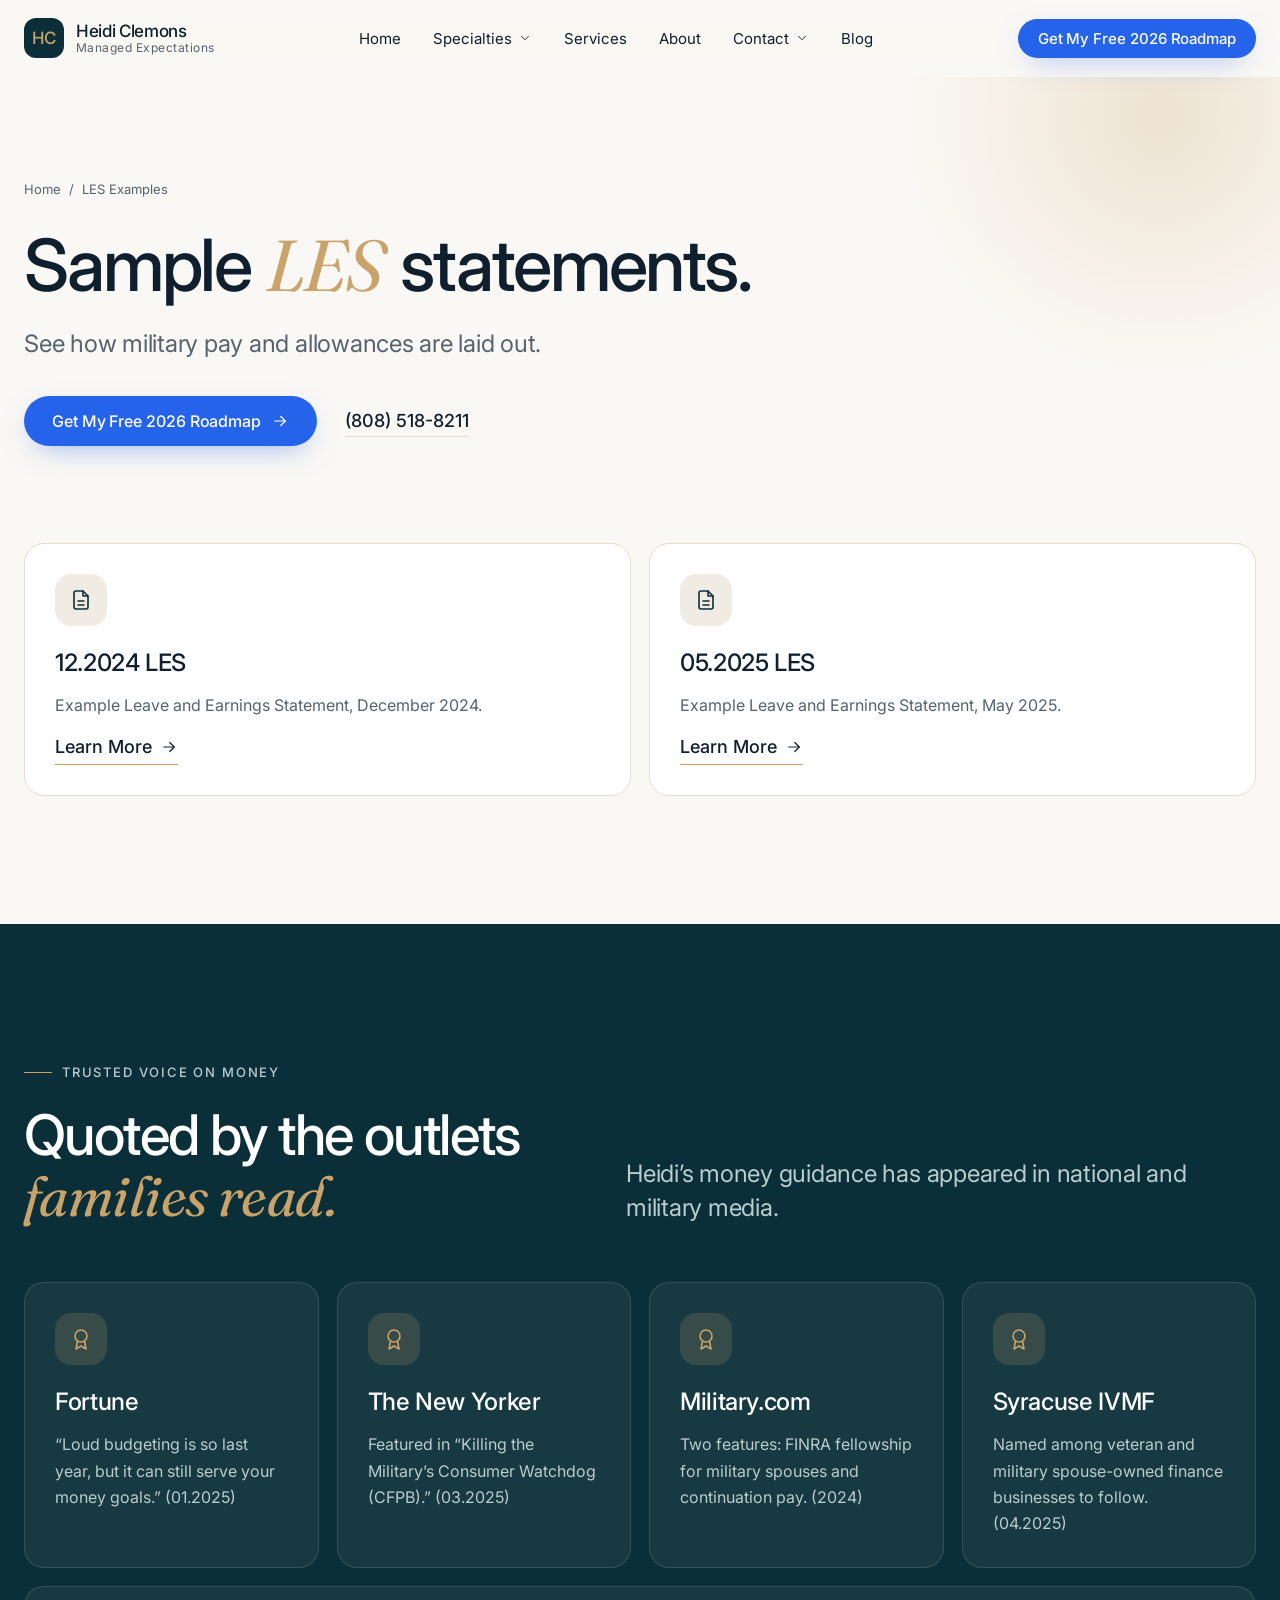
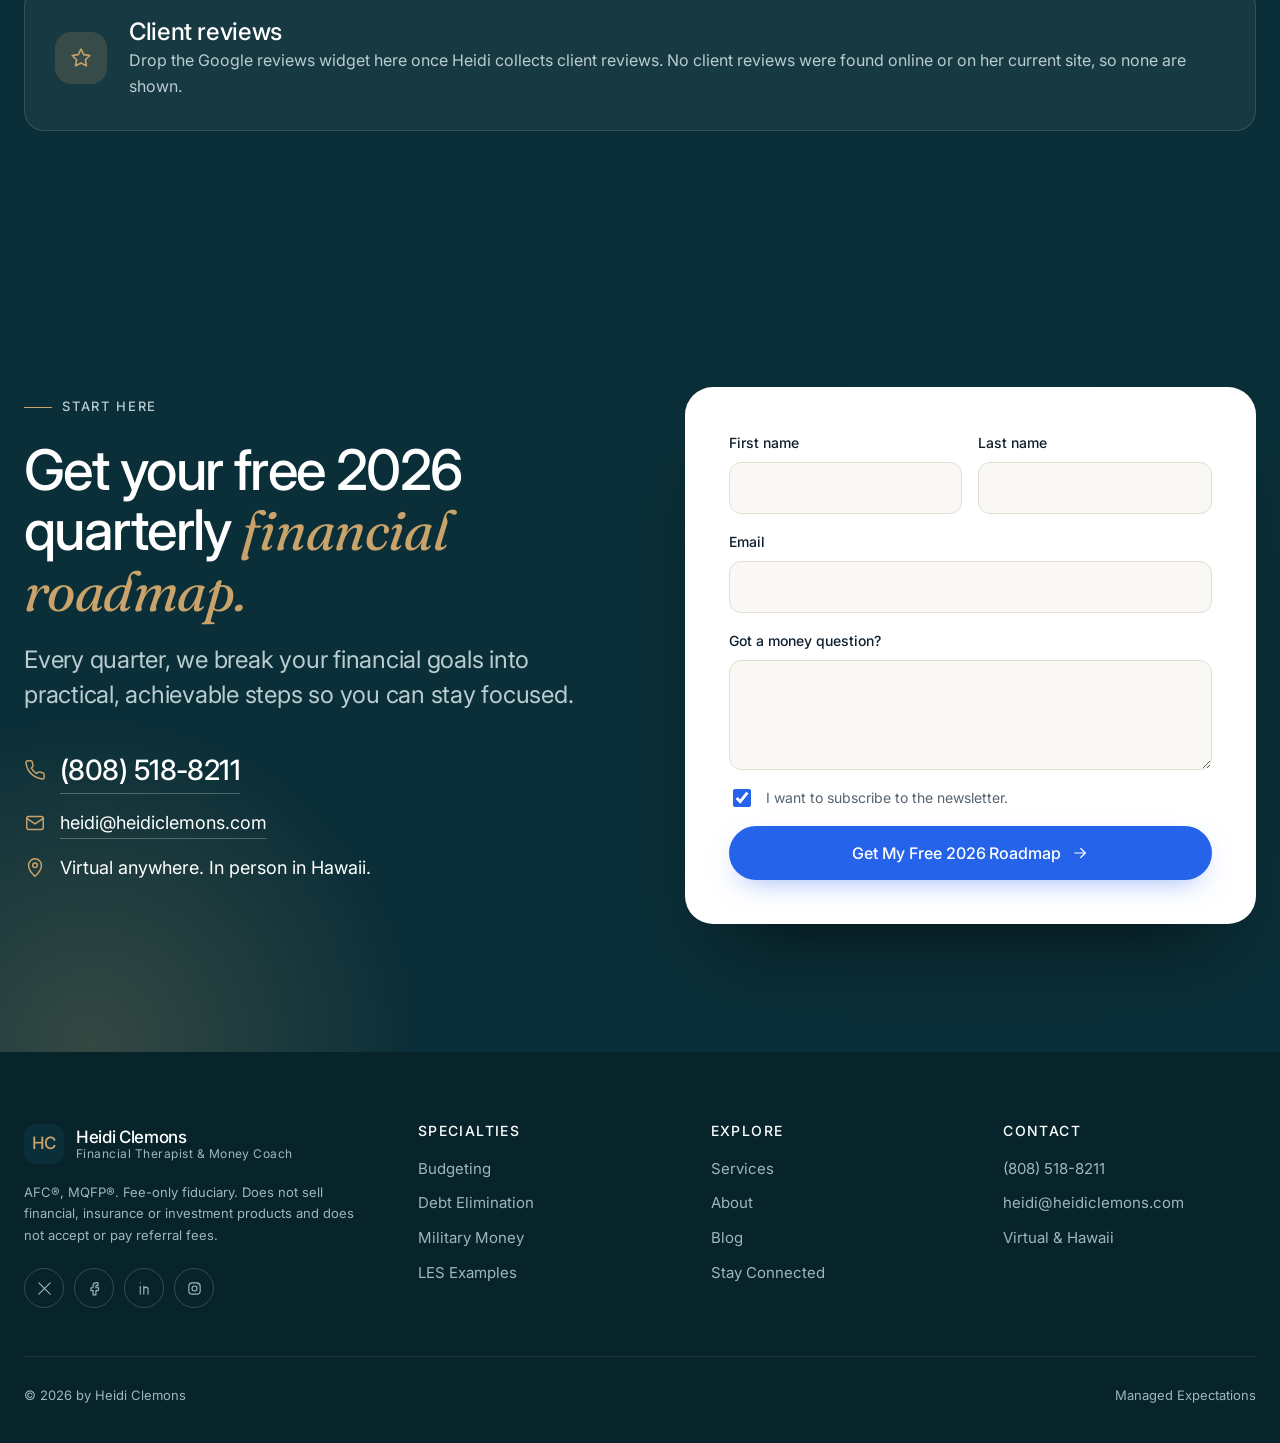
<file: les.html>
<!doctype html>
<html lang="en"><head><meta charset="utf-8"><meta name="viewport" content="width=device-width,initial-scale=1">
<meta name="robots" content="noindex,nofollow"><title>LES Examples | Heidi Clemons</title><meta name="description" content="Example Leave and Earnings Statements.">
<link rel="icon" href="data:image/svg+xml,%3Csvg xmlns=%27http://www.w3.org/2000/svg%27 viewBox=%270 0 32 32%27%3E%3Crect width=%2732%27 height=%2732%27 rx=%268%27 fill=%27%230b2f38%27/%3E%3C/svg%3E"><link rel="preconnect" href="https://fonts.googleapis.com"><link rel="preconnect" href="https://fonts.gstatic.com" crossorigin>
<link rel="stylesheet" href="assets/style.css"></head>
<body>
<header class="site-header">
  <div class="wrap nav">
    <a class="logo" href="index.html" aria-label="Managed Expectations home"><span class="logo-mark">HC</span><span class="logo-text"><b>Heidi Clemons</b><span>Managed Expectations</span></span></a>
    <ul class="menu">
      <li><a href="index.html">Home</a></li>
      <li class="has-sub"><button aria-expanded="false">Specialties <svg viewBox="0 0 24 24" fill="none" stroke="currentColor" stroke-width="1.6" stroke-linecap="round" stroke-linejoin="round" aria-hidden="true"><path d="M6 9l6 6 6-6"/></svg></button>
        <ul class="dropdown">
          <li><a href="specialties.html">All Specialties</a></li>
          <li><a href="specialties-budgeting.html">Budgeting / Spending Plan</a></li>
          <li><a href="specialties-debt-elimination.html">Debt Elimination</a></li>
          <li><a href="specialties-military-money.html">Military Money</a></li>
          <li><a href="les.html">LES Examples</a></li>
        </ul></li>
      <li><a href="services.html">Services</a></li>
      <li><a href="about.html">About</a></li>
      <li class="has-sub"><button aria-expanded="false">Contact <svg viewBox="0 0 24 24" fill="none" stroke="currentColor" stroke-width="1.6" stroke-linecap="round" stroke-linejoin="round" aria-hidden="true"><path d="M6 9l6 6 6-6"/></svg></button>
        <ul class="dropdown">
          <li><a href="#connect">Book with Heidi</a></li>
          <li><a href="email.html">Stay Connected with Heidi</a></li>
        </ul></li>
      <li><a href="blog.html">Blog</a></li>
      <li class="mob-cta"><a class="btn" href="#connect">Get My Free 2026 Roadmap</a></li>
    </ul>
    <div class="nav-cta"><a class="btn sm" href="#connect">Get My Free 2026 Roadmap</a><button class="burger" aria-label="Menu" aria-expanded="false"><span></span><span></span></button></div>
  </div>
</header><main>

<section class="page-hero"><div class="wrap">
  <div class="crumbs"><a href="index.html">Home</a> / <span>LES Examples</span></div>
  <h1>Sample <em class="accent">LES</em> statements.</h1><p class="subhead">See how military pay and allowances are laid out.</p>
  <div class="hero-actions"><a class="btn" href="#connect">Get My Free 2026 Roadmap <svg viewBox="0 0 24 24" fill="none" stroke="currentColor" stroke-width="1.6" stroke-linecap="round" stroke-linejoin="round" aria-hidden="true"><path d="M5 12h14"/><path d="M13 6l6 6-6 6"/></svg></a><a class="phone" href="tel:(808)518-8211">(808) 518-8211</a></div>
</div></section>
<section style="padding-top:20px"><div class="wrap"><div class="grid g2">
  <a class="card pdf rv" href="https://www.heidiclemons.com/les" target="_blank" rel="noopener"><div class="icon"><svg viewBox="0 0 24 24" fill="none" stroke="currentColor" stroke-width="1.6" stroke-linecap="round" stroke-linejoin="round" aria-hidden="true"><path d="M14 3H7a2 2 0 0 0-2 2v14a2 2 0 0 0 2 2h10a2 2 0 0 0 2-2V8z"/><path d="M14 3v5h5"/><path d="M9 13h6M9 17h6"/></svg></div><h3>12.2024 LES</h3><p>Example Leave and Earnings Statement, December 2024.</p><span class="link">Learn More <svg viewBox="0 0 24 24" fill="none" stroke="currentColor" stroke-width="1.6" stroke-linecap="round" stroke-linejoin="round" aria-hidden="true"><path d="M5 12h14"/><path d="M13 6l6 6-6 6"/></svg></span></a>
  <a class="card pdf rv" href="https://www.heidiclemons.com/les" target="_blank" rel="noopener"><div class="icon"><svg viewBox="0 0 24 24" fill="none" stroke="currentColor" stroke-width="1.6" stroke-linecap="round" stroke-linejoin="round" aria-hidden="true"><path d="M14 3H7a2 2 0 0 0-2 2v14a2 2 0 0 0 2 2h10a2 2 0 0 0 2-2V8z"/><path d="M14 3v5h5"/><path d="M9 13h6M9 17h6"/></svg></div><h3>05.2025 LES</h3><p>Example Leave and Earnings Statement, May 2025.</p><span class="link">Learn More <svg viewBox="0 0 24 24" fill="none" stroke="currentColor" stroke-width="1.6" stroke-linecap="round" stroke-linejoin="round" aria-hidden="true"><path d="M5 12h14"/><path d="M13 6l6 6-6 6"/></svg></span></a>
</div></div></section>

<section class="dark" id="proof">
  <div class="wrap">
    <div class="head rv"><div><span class="eyebrow">Trusted voice on money</span><h2>Quoted by the outlets <em class="accent">families read.</em></h2></div>
    <p class="subhead">Heidi’s money guidance has appeared in national and military media.</p></div>
    <div class="grid g4 rv" style="margin-bottom:18px">
      <div class="card"><div class="icon"><svg viewBox="0 0 24 24" fill="none" stroke="currentColor" stroke-width="1.6" stroke-linecap="round" stroke-linejoin="round" aria-hidden="true"><circle cx="12" cy="9" r="6"/><path d="M8.5 14L7 22l5-3 5 3-1.5-8"/></svg></div><h3>Fortune</h3><p>“Loud budgeting is so last year, but it can still serve your money goals.” (01.2025)</p></div>
      <div class="card"><div class="icon"><svg viewBox="0 0 24 24" fill="none" stroke="currentColor" stroke-width="1.6" stroke-linecap="round" stroke-linejoin="round" aria-hidden="true"><circle cx="12" cy="9" r="6"/><path d="M8.5 14L7 22l5-3 5 3-1.5-8"/></svg></div><h3>The New Yorker</h3><p>Featured in “Killing the Military’s Consumer Watchdog (CFPB).” (03.2025)</p></div>
      <div class="card"><div class="icon"><svg viewBox="0 0 24 24" fill="none" stroke="currentColor" stroke-width="1.6" stroke-linecap="round" stroke-linejoin="round" aria-hidden="true"><circle cx="12" cy="9" r="6"/><path d="M8.5 14L7 22l5-3 5 3-1.5-8"/></svg></div><h3>Military.com</h3><p>Two features: FINRA fellowship for military spouses and continuation pay. (2024)</p></div>
      <div class="card"><div class="icon"><svg viewBox="0 0 24 24" fill="none" stroke="currentColor" stroke-width="1.6" stroke-linecap="round" stroke-linejoin="round" aria-hidden="true"><circle cx="12" cy="9" r="6"/><path d="M8.5 14L7 22l5-3 5 3-1.5-8"/></svg></div><h3>Syracuse IVMF</h3><p>Named among veteran and military spouse-owned finance businesses to follow. (04.2025)</p></div>
    </div>
    <div class="card rv" style="flex-direction:row;align-items:center;gap:22px;flex-wrap:wrap" data-review-slot>
      <div class="icon" style="margin:0"><svg viewBox="0 0 24 24" fill="none" stroke="currentColor" stroke-width="1.6" stroke-linecap="round" stroke-linejoin="round" aria-hidden="true"><path d="M12 3l2.7 5.6 6.1.9-4.4 4.3 1 6.1L12 17l-5.4 2.9 1-6.1L3.2 9.5l6.1-.9z"/></svg></div>
      <div style="flex:1;min-width:240px"><h3>Client reviews</h3><p>Drop the Google reviews widget here once Heidi collects client reviews. No client reviews were found online or on her current site, so none are shown.</p></div>
    </div>
  </div>
</section></main>
<section class="connect" id="connect">
  <div class="wrap connect-grid">
    <div class="rv">
      <span class="eyebrow" style="color:#b9ccd0">Start here</span>
      <h2>Get your free 2026 quarterly <em class="accent">financial roadmap.</em></h2>
      <p class="subhead" style="color:#b9ccd0">Every quarter, we break your financial goals into practical, achievable steps so you can stay focused.</p>
      <div class="contact-lines">
        <div><svg viewBox="0 0 24 24" fill="none" stroke="currentColor" stroke-width="1.6" stroke-linecap="round" stroke-linejoin="round" aria-hidden="true"><path d="M22 16.9v3a2 2 0 0 1-2.2 2 19.8 19.8 0 0 1-8.6-3.1 19.5 19.5 0 0 1-6-6A19.8 19.8 0 0 1 2.1 4.2 2 2 0 0 1 4.1 2h3a2 2 0 0 1 2 1.7c.1 1 .4 1.9.7 2.8a2 2 0 0 1-.5 2.1L8 9.9a16 16 0 0 0 6 6l1.3-1.3a2 2 0 0 1 2.1-.4c.9.3 1.8.6 2.8.7a2 2 0 0 1 1.7 2z"/></svg><a class="big" href="tel:(808)518-8211">(808) 518-8211</a></div>
        <div><svg viewBox="0 0 24 24" fill="none" stroke="currentColor" stroke-width="1.6" stroke-linecap="round" stroke-linejoin="round" aria-hidden="true"><rect x="3" y="5" width="18" height="14" rx="2"/><path d="M3 7l9 6 9-6"/></svg><a href="mailto:heidi@heidiclemons.com">heidi@heidiclemons.com</a></div>
        <div><svg viewBox="0 0 24 24" fill="none" stroke="currentColor" stroke-width="1.6" stroke-linecap="round" stroke-linejoin="round" aria-hidden="true"><path d="M12 21s7-6 7-12a7 7 0 0 0-14 0c0 6 7 12 7 12z"/><circle cx="12" cy="9" r="2.5"/></svg><span>Virtual anywhere. In person in Hawaii.</span></div>
      </div>
    </div>
    <form class="form rv" novalidate>
      <div class="row"><label>First name<input type="text" name="first" required autocomplete="given-name"></label><label>Last name<input type="text" name="last" required autocomplete="family-name"></label></div>
      <label>Email<input type="email" name="email" required autocomplete="email"></label>
      <label>Got a money question?<textarea name="q"></textarea></label>
      <label class="check"><input type="checkbox" name="sub" checked> I want to subscribe to the newsletter.</label>
      <button class="btn" type="submit">Get My Free 2026 Roadmap <svg viewBox="0 0 24 24" fill="none" stroke="currentColor" stroke-width="1.6" stroke-linecap="round" stroke-linejoin="round" aria-hidden="true"><path d="M5 12h14"/><path d="M13 6l6 6-6 6"/></svg></button>
      <div class="ok"><h3>Thank you.</h3><p>Heidi will be in touch. Prefer to talk now? Call <a class="phone" href="tel:(808)518-8211">(808) 518-8211</a>.</p></div>
    </form>
  </div>
</section>
<footer class="footer">
  <div class="wrap">
    <div class="f-grid">
      <div><a class="logo" href="index.html"><span class="logo-mark">HC</span><span class="logo-text"><b>Heidi Clemons</b><span>Financial Therapist &amp; Money Coach</span></span></a>
        <p class="disclaimer">AFC®, MQFP®. Fee-only fiduciary. Does not sell financial, insurance or investment products and does not accept or pay referral fees.</p>
        <div class="social"><a href="#" aria-label="X"><svg viewBox="0 0 24 24" fill="none" stroke="currentColor" stroke-width="1.6" stroke-linecap="round" stroke-linejoin="round"><path d="M4 4l16 16M20 4L4 20"/></svg></a><a href="#" aria-label="Facebook"><svg viewBox="0 0 24 24" fill="none" stroke="currentColor" stroke-width="1.6" stroke-linecap="round" stroke-linejoin="round"><path d="M14 8h3V4h-3a4 4 0 0 0-4 4v3H7v4h3v6h4v-6h3l1-4h-4V8z"/></svg></a><a href="#" aria-label="LinkedIn"><svg viewBox="0 0 24 24" fill="none" stroke="currentColor" stroke-width="1.6" stroke-linecap="round" stroke-linejoin="round"><path d="M6 9v11M6 4v.01M11 20v-7a3 3 0 0 1 6 0v7M11 9v11"/></svg></a><a href="#" aria-label="Instagram"><svg viewBox="0 0 24 24" fill="none" stroke="currentColor" stroke-width="1.6" stroke-linecap="round" stroke-linejoin="round"><rect x="4" y="4" width="16" height="16" rx="5"/><circle cx="12" cy="12" r="3.5"/><path d="M17 7v.01"/></svg></a></div></div>
      <div><h4>Specialties</h4><ul><li><a href="specialties-budgeting.html">Budgeting</a></li><li><a href="specialties-debt-elimination.html">Debt Elimination</a></li><li><a href="specialties-military-money.html">Military Money</a></li><li><a href="les.html">LES Examples</a></li></ul></div>
      <div><h4>Explore</h4><ul><li><a href="services.html">Services</a></li><li><a href="about.html">About</a></li><li><a href="blog.html">Blog</a></li><li><a href="email.html">Stay Connected</a></li></ul></div>
      <div><h4>Contact</h4><ul><li><a href="tel:(808)518-8211">(808) 518-8211</a></li><li><a href="mailto:heidi@heidiclemons.com">heidi@heidiclemons.com</a></li><li>Virtual &amp; Hawaii</li></ul></div>
    </div>
    <div class="f-bottom"><span>© 2026 by Heidi Clemons</span><span>Managed Expectations</span></div>
  </div>
</footer><script src="assets/site.js"></script></body></html>
</file>
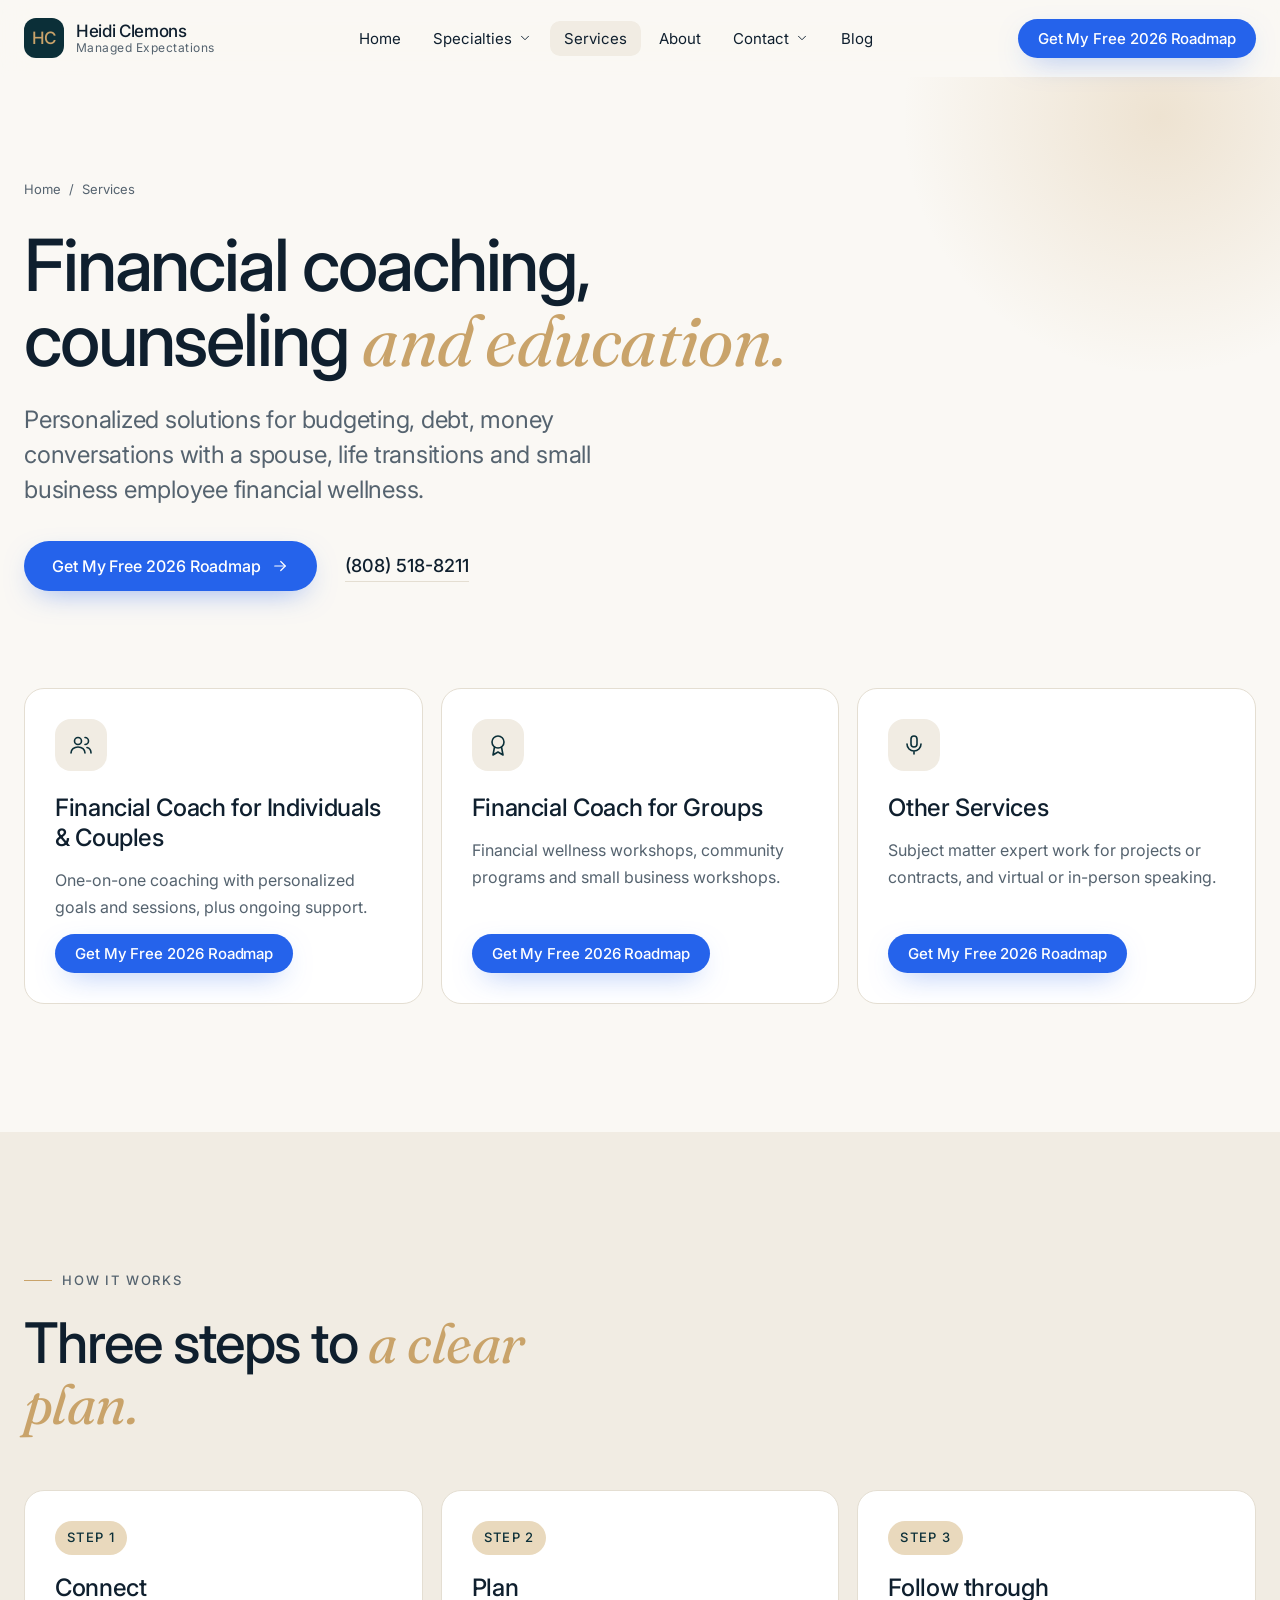
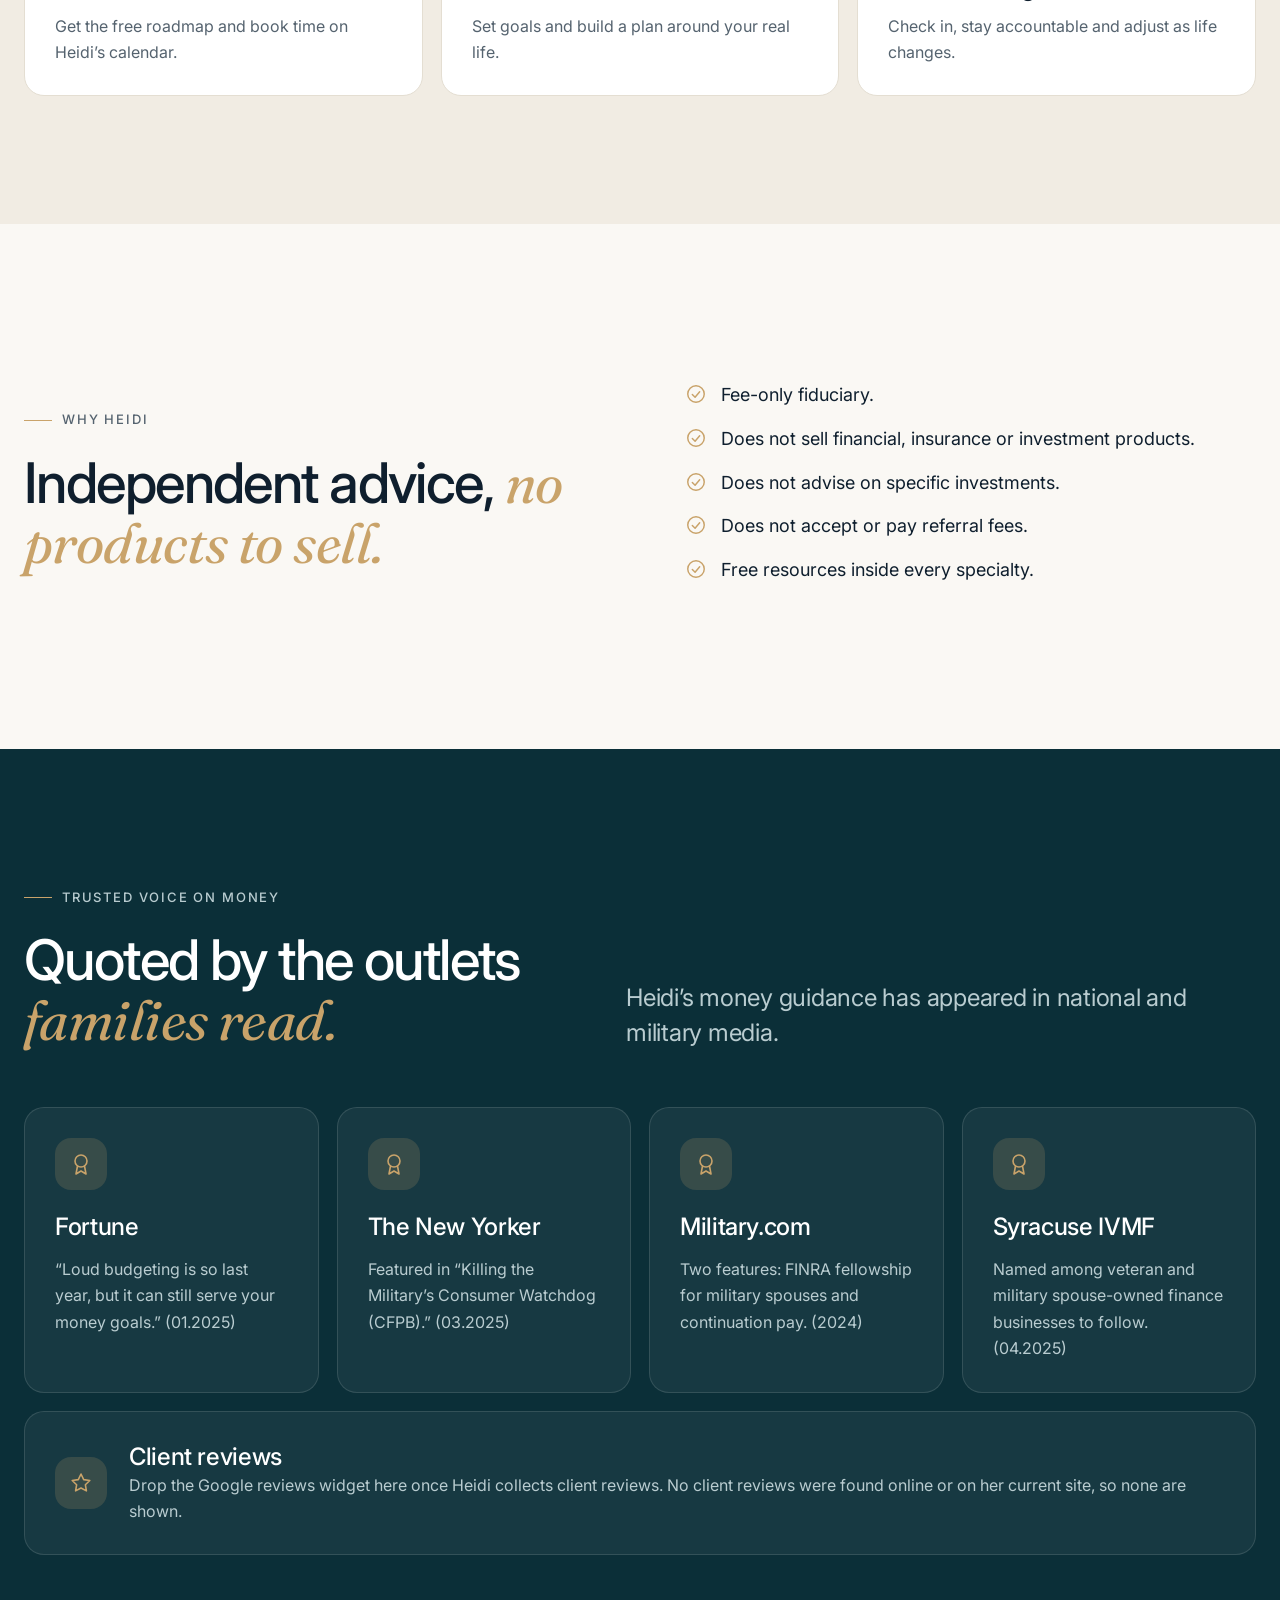
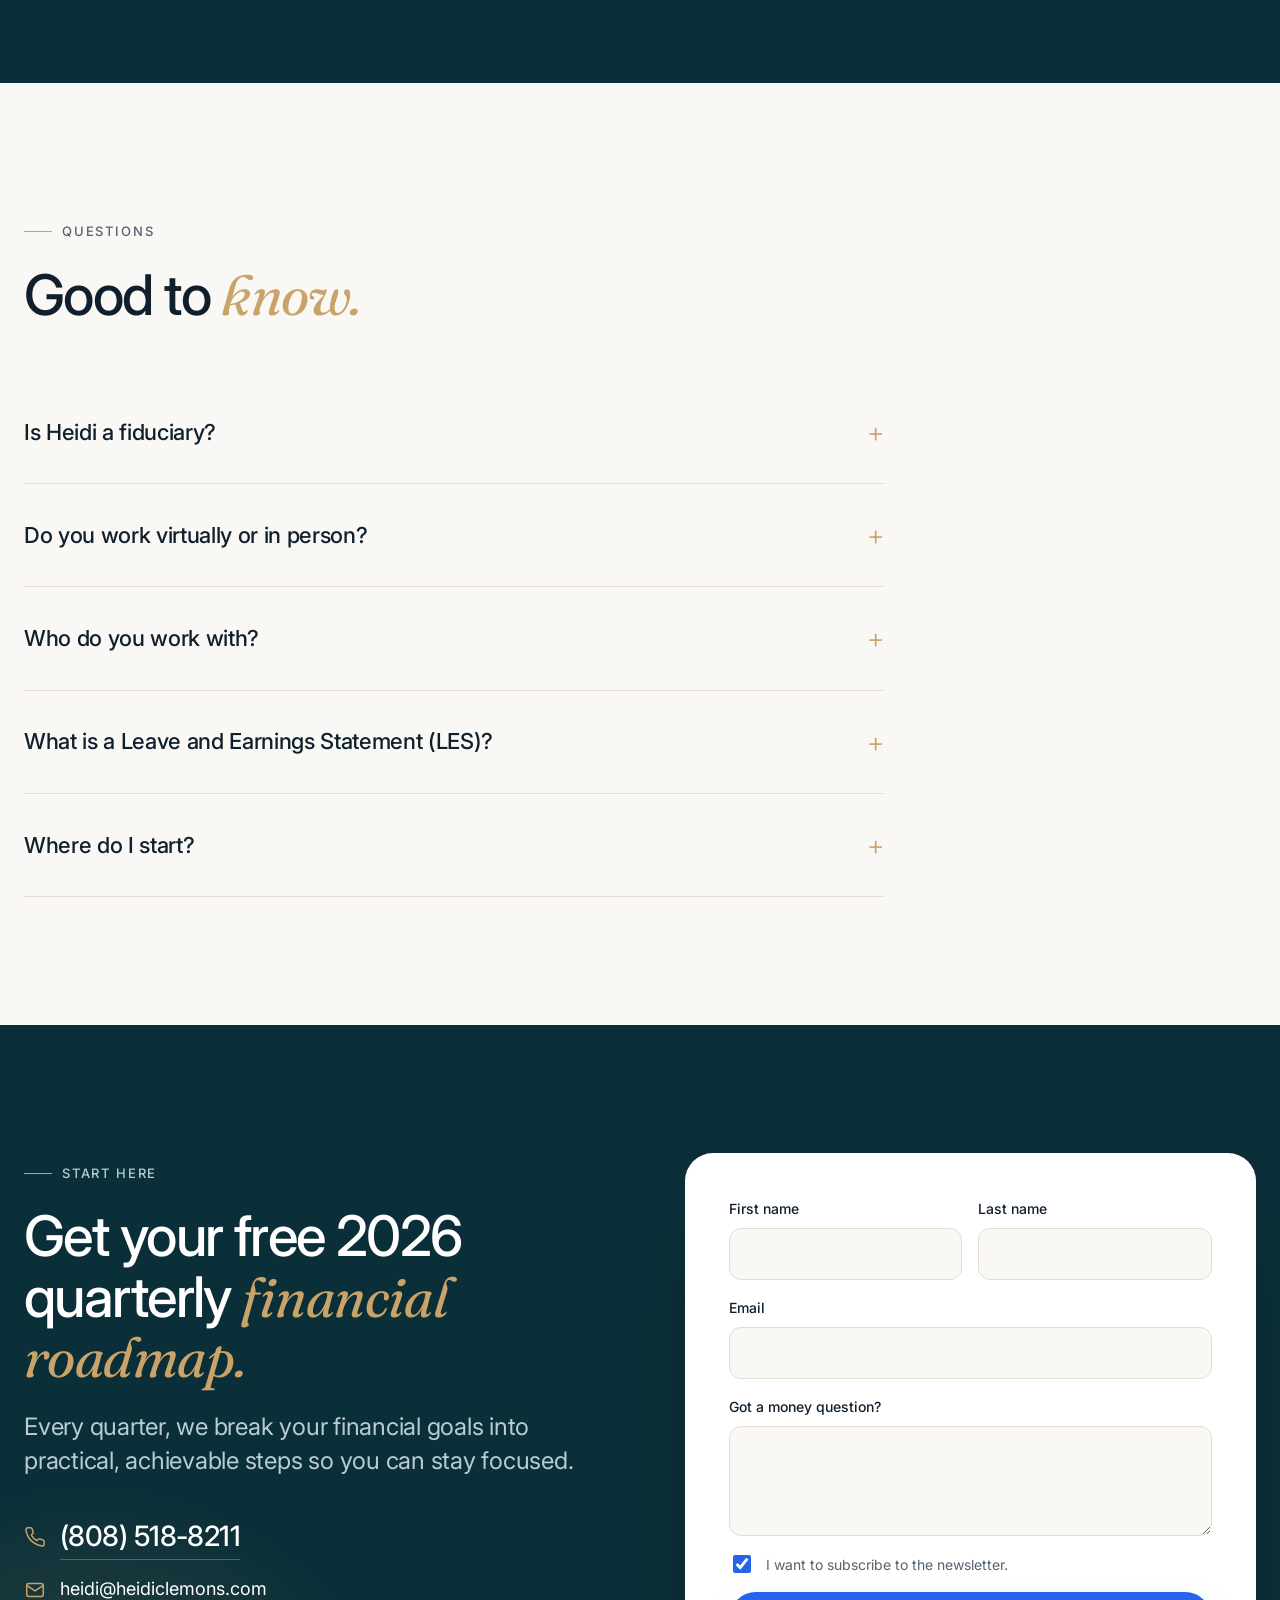
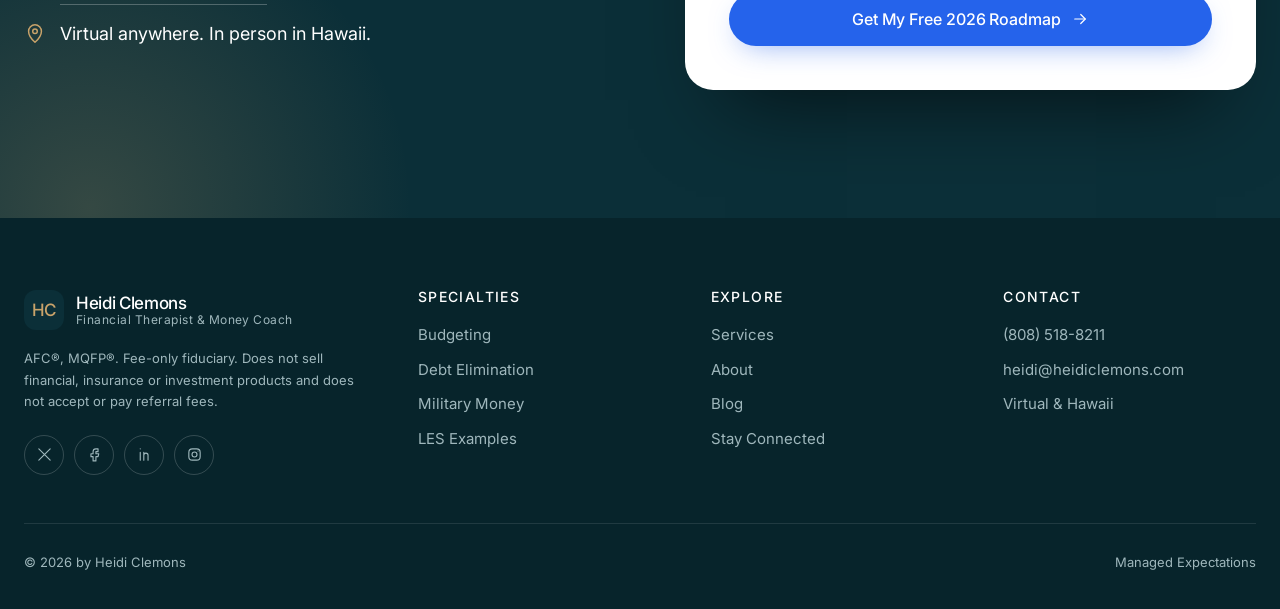
<file: services.html>
<!doctype html>
<html lang="en"><head><meta charset="utf-8"><meta name="viewport" content="width=device-width,initial-scale=1">
<meta name="robots" content="noindex,nofollow"><title>Services | Heidi Clemons</title><meta name="description" content="Financial coaching for individuals, couples and groups, speaking and subject matter expert work.">
<link rel="icon" href="data:image/svg+xml,%3Csvg xmlns=%27http://www.w3.org/2000/svg%27 viewBox=%270 0 32 32%27%3E%3Crect width=%2732%27 height=%2732%27 rx=%268%27 fill=%27%230b2f38%27/%3E%3C/svg%3E"><link rel="preconnect" href="https://fonts.googleapis.com"><link rel="preconnect" href="https://fonts.gstatic.com" crossorigin>
<link rel="stylesheet" href="assets/style.css"></head>
<body>
<header class="site-header">
  <div class="wrap nav">
    <a class="logo" href="index.html" aria-label="Managed Expectations home"><span class="logo-mark">HC</span><span class="logo-text"><b>Heidi Clemons</b><span>Managed Expectations</span></span></a>
    <ul class="menu">
      <li><a href="index.html">Home</a></li>
      <li class="has-sub"><button aria-expanded="false">Specialties <svg viewBox="0 0 24 24" fill="none" stroke="currentColor" stroke-width="1.6" stroke-linecap="round" stroke-linejoin="round" aria-hidden="true"><path d="M6 9l6 6 6-6"/></svg></button>
        <ul class="dropdown">
          <li><a href="specialties.html">All Specialties</a></li>
          <li><a href="specialties-budgeting.html">Budgeting / Spending Plan</a></li>
          <li><a href="specialties-debt-elimination.html">Debt Elimination</a></li>
          <li><a href="specialties-military-money.html">Military Money</a></li>
          <li><a href="les.html">LES Examples</a></li>
        </ul></li>
      <li><a href="services.html" class="active">Services</a></li>
      <li><a href="about.html">About</a></li>
      <li class="has-sub"><button aria-expanded="false">Contact <svg viewBox="0 0 24 24" fill="none" stroke="currentColor" stroke-width="1.6" stroke-linecap="round" stroke-linejoin="round" aria-hidden="true"><path d="M6 9l6 6 6-6"/></svg></button>
        <ul class="dropdown">
          <li><a href="#connect">Book with Heidi</a></li>
          <li><a href="email.html">Stay Connected with Heidi</a></li>
        </ul></li>
      <li><a href="blog.html">Blog</a></li>
      <li class="mob-cta"><a class="btn" href="#connect">Get My Free 2026 Roadmap</a></li>
    </ul>
    <div class="nav-cta"><a class="btn sm" href="#connect">Get My Free 2026 Roadmap</a><button class="burger" aria-label="Menu" aria-expanded="false"><span></span><span></span></button></div>
  </div>
</header><main>

<section class="page-hero"><div class="wrap">
  <div class="crumbs"><a href="index.html">Home</a> / <span>Services</span></div>
  <h1>Financial coaching, counseling <em class="accent">and education.</em></h1><p class="subhead">Personalized solutions for budgeting, debt, money conversations with a spouse, life transitions and small business employee financial wellness.</p>
  <div class="hero-actions"><a class="btn" href="#connect">Get My Free 2026 Roadmap <svg viewBox="0 0 24 24" fill="none" stroke="currentColor" stroke-width="1.6" stroke-linecap="round" stroke-linejoin="round" aria-hidden="true"><path d="M5 12h14"/><path d="M13 6l6 6-6 6"/></svg></a><a class="phone" href="tel:(808)518-8211">(808) 518-8211</a></div>
</div></section>
<section style="padding-top:20px"><div class="wrap"><div class="grid g3">
  <div class="card rv"><div class="icon"><svg viewBox="0 0 24 24" fill="none" stroke="currentColor" stroke-width="1.6" stroke-linecap="round" stroke-linejoin="round" aria-hidden="true"><circle cx="9" cy="8" r="3.5"/><path d="M2 20c0-3.5 3-6 7-6s7 2.5 7 6"/><path d="M16 4.5a3.5 3.5 0 0 1 0 7"/><path d="M18 14.5c2.5.6 4 2.6 4 5.5"/></svg></div><h3>Financial Coach for Individuals &amp; Couples</h3><p>One-on-one coaching with personalized goals and sessions, plus ongoing support.</p><a class="btn sm" style="align-self:flex-start;margin-top:auto" href="#connect">Get My Free 2026 Roadmap</a></div>
  <div class="card rv"><div class="icon"><svg viewBox="0 0 24 24" fill="none" stroke="currentColor" stroke-width="1.6" stroke-linecap="round" stroke-linejoin="round" aria-hidden="true"><circle cx="12" cy="9" r="6"/><path d="M8.5 14L7 22l5-3 5 3-1.5-8"/></svg></div><h3>Financial Coach for Groups</h3><p>Financial wellness workshops, community programs and small business workshops.</p><a class="btn sm" style="align-self:flex-start;margin-top:auto" href="#connect">Get My Free 2026 Roadmap</a></div>
  <div class="card rv"><div class="icon"><svg viewBox="0 0 24 24" fill="none" stroke="currentColor" stroke-width="1.6" stroke-linecap="round" stroke-linejoin="round" aria-hidden="true"><rect x="9" y="3" width="6" height="11" rx="3"/><path d="M5 11a7 7 0 0 0 14 0M12 18v3"/></svg></div><h3>Other Services</h3><p>Subject matter expert work for projects or contracts, and virtual or in-person speaking.</p><a class="btn sm" style="align-self:flex-start;margin-top:auto" href="#connect">Get My Free 2026 Roadmap</a></div>
</div></div></section>
<section class="tint"><div class="wrap">
  <div class="head rv"><div><span class="eyebrow">How it works</span><h2>Three steps to <em class="accent">a clear plan.</em></h2></div></div>
  <div class="steps">
    <div class="step rv"><span class="n">Step 1</span><h3>Connect</h3><p>Get the free roadmap and book time on Heidi’s calendar.</p></div>
    <div class="step rv"><span class="n">Step 2</span><h3>Plan</h3><p>Set goals and build a plan around your real life.</p></div>
    <div class="step rv"><span class="n">Step 3</span><h3>Follow through</h3><p>Check in, stay accountable and adjust as life changes.</p></div>
  </div>
</div></section>
<section><div class="wrap split">
  <div class="rv"><span class="eyebrow">Why Heidi</span><h2>Independent advice, <em class="accent">no products to sell.</em></h2></div>
  <ul class="checks rv"><li><svg viewBox="0 0 24 24" fill="none" stroke="currentColor" stroke-width="1.6" stroke-linecap="round" stroke-linejoin="round" aria-hidden="true"><circle cx="12" cy="12" r="9"/><path d="M8 12.5l3 3 5-6"/></svg><span>Fee-only fiduciary.</span></li><li><svg viewBox="0 0 24 24" fill="none" stroke="currentColor" stroke-width="1.6" stroke-linecap="round" stroke-linejoin="round" aria-hidden="true"><circle cx="12" cy="12" r="9"/><path d="M8 12.5l3 3 5-6"/></svg><span>Does not sell financial, insurance or investment products.</span></li><li><svg viewBox="0 0 24 24" fill="none" stroke="currentColor" stroke-width="1.6" stroke-linecap="round" stroke-linejoin="round" aria-hidden="true"><circle cx="12" cy="12" r="9"/><path d="M8 12.5l3 3 5-6"/></svg><span>Does not advise on specific investments.</span></li><li><svg viewBox="0 0 24 24" fill="none" stroke="currentColor" stroke-width="1.6" stroke-linecap="round" stroke-linejoin="round" aria-hidden="true"><circle cx="12" cy="12" r="9"/><path d="M8 12.5l3 3 5-6"/></svg><span>Does not accept or pay referral fees.</span></li><li><svg viewBox="0 0 24 24" fill="none" stroke="currentColor" stroke-width="1.6" stroke-linecap="round" stroke-linejoin="round" aria-hidden="true"><circle cx="12" cy="12" r="9"/><path d="M8 12.5l3 3 5-6"/></svg><span>Free resources inside every specialty.</span></li></ul>
</div></section>

<section class="dark" id="proof">
  <div class="wrap">
    <div class="head rv"><div><span class="eyebrow">Trusted voice on money</span><h2>Quoted by the outlets <em class="accent">families read.</em></h2></div>
    <p class="subhead">Heidi’s money guidance has appeared in national and military media.</p></div>
    <div class="grid g4 rv" style="margin-bottom:18px">
      <div class="card"><div class="icon"><svg viewBox="0 0 24 24" fill="none" stroke="currentColor" stroke-width="1.6" stroke-linecap="round" stroke-linejoin="round" aria-hidden="true"><circle cx="12" cy="9" r="6"/><path d="M8.5 14L7 22l5-3 5 3-1.5-8"/></svg></div><h3>Fortune</h3><p>“Loud budgeting is so last year, but it can still serve your money goals.” (01.2025)</p></div>
      <div class="card"><div class="icon"><svg viewBox="0 0 24 24" fill="none" stroke="currentColor" stroke-width="1.6" stroke-linecap="round" stroke-linejoin="round" aria-hidden="true"><circle cx="12" cy="9" r="6"/><path d="M8.5 14L7 22l5-3 5 3-1.5-8"/></svg></div><h3>The New Yorker</h3><p>Featured in “Killing the Military’s Consumer Watchdog (CFPB).” (03.2025)</p></div>
      <div class="card"><div class="icon"><svg viewBox="0 0 24 24" fill="none" stroke="currentColor" stroke-width="1.6" stroke-linecap="round" stroke-linejoin="round" aria-hidden="true"><circle cx="12" cy="9" r="6"/><path d="M8.5 14L7 22l5-3 5 3-1.5-8"/></svg></div><h3>Military.com</h3><p>Two features: FINRA fellowship for military spouses and continuation pay. (2024)</p></div>
      <div class="card"><div class="icon"><svg viewBox="0 0 24 24" fill="none" stroke="currentColor" stroke-width="1.6" stroke-linecap="round" stroke-linejoin="round" aria-hidden="true"><circle cx="12" cy="9" r="6"/><path d="M8.5 14L7 22l5-3 5 3-1.5-8"/></svg></div><h3>Syracuse IVMF</h3><p>Named among veteran and military spouse-owned finance businesses to follow. (04.2025)</p></div>
    </div>
    <div class="card rv" style="flex-direction:row;align-items:center;gap:22px;flex-wrap:wrap" data-review-slot>
      <div class="icon" style="margin:0"><svg viewBox="0 0 24 24" fill="none" stroke="currentColor" stroke-width="1.6" stroke-linecap="round" stroke-linejoin="round" aria-hidden="true"><path d="M12 3l2.7 5.6 6.1.9-4.4 4.3 1 6.1L12 17l-5.4 2.9 1-6.1L3.2 9.5l6.1-.9z"/></svg></div>
      <div style="flex:1;min-width:240px"><h3>Client reviews</h3><p>Drop the Google reviews widget here once Heidi collects client reviews. No client reviews were found online or on her current site, so none are shown.</p></div>
    </div>
  </div>
</section>
<section><div class="wrap"><div class="head rv"><div><span class="eyebrow">Questions</span><h2>Good to <em class="accent">know.</em></h2></div></div><div class="faq rv"><details><summary>Is Heidi a fiduciary?</summary><p>Yes. Heidi is fee-only and a fiduciary. She does not sell financial, insurance or investment products, does not advise on specific investments, and does not accept or pay referral fees.</p></details><details><summary>Do you work virtually or in person?</summary><p>Both. Coaching is available virtually anywhere, and in person in Hawaii.</p></details><details><summary>Who do you work with?</summary><p>Individuals, couples, military families, groups and small businesses looking at employee financial wellness.</p></details><details><summary>What is a Leave and Earnings Statement (LES)?</summary><p>It is the monthly pay statement for service members. The LES Examples page shows sample statements so you can see how pay and allowances are laid out.</p></details><details><summary>Where do I start?</summary><p>Get the free quarterly roadmap below and book time on Heidi’s calendar. We take it one practical step at a time.</p></details></div></div></section></main>
<section class="connect" id="connect">
  <div class="wrap connect-grid">
    <div class="rv">
      <span class="eyebrow" style="color:#b9ccd0">Start here</span>
      <h2>Get your free 2026 quarterly <em class="accent">financial roadmap.</em></h2>
      <p class="subhead" style="color:#b9ccd0">Every quarter, we break your financial goals into practical, achievable steps so you can stay focused.</p>
      <div class="contact-lines">
        <div><svg viewBox="0 0 24 24" fill="none" stroke="currentColor" stroke-width="1.6" stroke-linecap="round" stroke-linejoin="round" aria-hidden="true"><path d="M22 16.9v3a2 2 0 0 1-2.2 2 19.8 19.8 0 0 1-8.6-3.1 19.5 19.5 0 0 1-6-6A19.8 19.8 0 0 1 2.1 4.2 2 2 0 0 1 4.1 2h3a2 2 0 0 1 2 1.7c.1 1 .4 1.9.7 2.8a2 2 0 0 1-.5 2.1L8 9.9a16 16 0 0 0 6 6l1.3-1.3a2 2 0 0 1 2.1-.4c.9.3 1.8.6 2.8.7a2 2 0 0 1 1.7 2z"/></svg><a class="big" href="tel:(808)518-8211">(808) 518-8211</a></div>
        <div><svg viewBox="0 0 24 24" fill="none" stroke="currentColor" stroke-width="1.6" stroke-linecap="round" stroke-linejoin="round" aria-hidden="true"><rect x="3" y="5" width="18" height="14" rx="2"/><path d="M3 7l9 6 9-6"/></svg><a href="mailto:heidi@heidiclemons.com">heidi@heidiclemons.com</a></div>
        <div><svg viewBox="0 0 24 24" fill="none" stroke="currentColor" stroke-width="1.6" stroke-linecap="round" stroke-linejoin="round" aria-hidden="true"><path d="M12 21s7-6 7-12a7 7 0 0 0-14 0c0 6 7 12 7 12z"/><circle cx="12" cy="9" r="2.5"/></svg><span>Virtual anywhere. In person in Hawaii.</span></div>
      </div>
    </div>
    <form class="form rv" novalidate>
      <div class="row"><label>First name<input type="text" name="first" required autocomplete="given-name"></label><label>Last name<input type="text" name="last" required autocomplete="family-name"></label></div>
      <label>Email<input type="email" name="email" required autocomplete="email"></label>
      <label>Got a money question?<textarea name="q"></textarea></label>
      <label class="check"><input type="checkbox" name="sub" checked> I want to subscribe to the newsletter.</label>
      <button class="btn" type="submit">Get My Free 2026 Roadmap <svg viewBox="0 0 24 24" fill="none" stroke="currentColor" stroke-width="1.6" stroke-linecap="round" stroke-linejoin="round" aria-hidden="true"><path d="M5 12h14"/><path d="M13 6l6 6-6 6"/></svg></button>
      <div class="ok"><h3>Thank you.</h3><p>Heidi will be in touch. Prefer to talk now? Call <a class="phone" href="tel:(808)518-8211">(808) 518-8211</a>.</p></div>
    </form>
  </div>
</section>
<footer class="footer">
  <div class="wrap">
    <div class="f-grid">
      <div><a class="logo" href="index.html"><span class="logo-mark">HC</span><span class="logo-text"><b>Heidi Clemons</b><span>Financial Therapist &amp; Money Coach</span></span></a>
        <p class="disclaimer">AFC®, MQFP®. Fee-only fiduciary. Does not sell financial, insurance or investment products and does not accept or pay referral fees.</p>
        <div class="social"><a href="#" aria-label="X"><svg viewBox="0 0 24 24" fill="none" stroke="currentColor" stroke-width="1.6" stroke-linecap="round" stroke-linejoin="round"><path d="M4 4l16 16M20 4L4 20"/></svg></a><a href="#" aria-label="Facebook"><svg viewBox="0 0 24 24" fill="none" stroke="currentColor" stroke-width="1.6" stroke-linecap="round" stroke-linejoin="round"><path d="M14 8h3V4h-3a4 4 0 0 0-4 4v3H7v4h3v6h4v-6h3l1-4h-4V8z"/></svg></a><a href="#" aria-label="LinkedIn"><svg viewBox="0 0 24 24" fill="none" stroke="currentColor" stroke-width="1.6" stroke-linecap="round" stroke-linejoin="round"><path d="M6 9v11M6 4v.01M11 20v-7a3 3 0 0 1 6 0v7M11 9v11"/></svg></a><a href="#" aria-label="Instagram"><svg viewBox="0 0 24 24" fill="none" stroke="currentColor" stroke-width="1.6" stroke-linecap="round" stroke-linejoin="round"><rect x="4" y="4" width="16" height="16" rx="5"/><circle cx="12" cy="12" r="3.5"/><path d="M17 7v.01"/></svg></a></div></div>
      <div><h4>Specialties</h4><ul><li><a href="specialties-budgeting.html">Budgeting</a></li><li><a href="specialties-debt-elimination.html">Debt Elimination</a></li><li><a href="specialties-military-money.html">Military Money</a></li><li><a href="les.html">LES Examples</a></li></ul></div>
      <div><h4>Explore</h4><ul><li><a href="services.html">Services</a></li><li><a href="about.html">About</a></li><li><a href="blog.html">Blog</a></li><li><a href="email.html">Stay Connected</a></li></ul></div>
      <div><h4>Contact</h4><ul><li><a href="tel:(808)518-8211">(808) 518-8211</a></li><li><a href="mailto:heidi@heidiclemons.com">heidi@heidiclemons.com</a></li><li>Virtual &amp; Hawaii</li></ul></div>
    </div>
    <div class="f-bottom"><span>© 2026 by Heidi Clemons</span><span>Managed Expectations</span></div>
  </div>
</footer><script src="assets/site.js"></script></body></html>
</file>
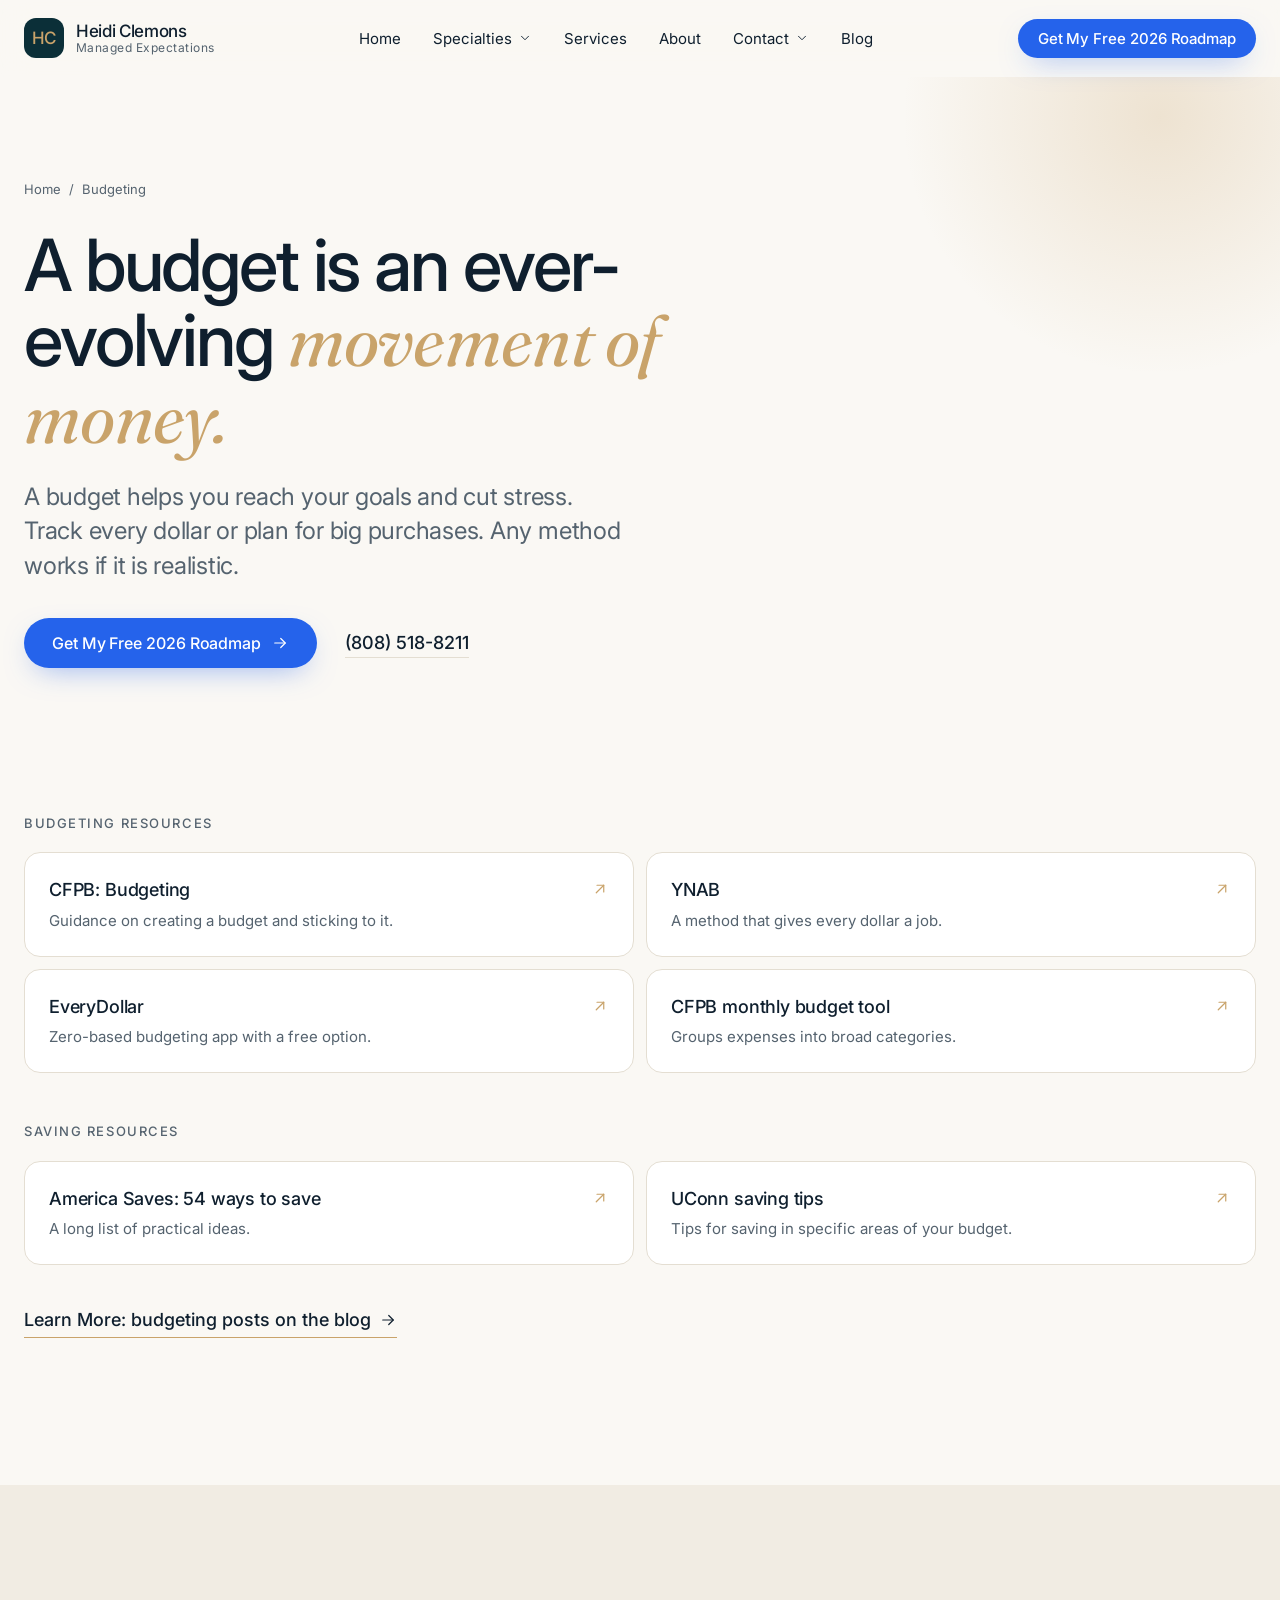
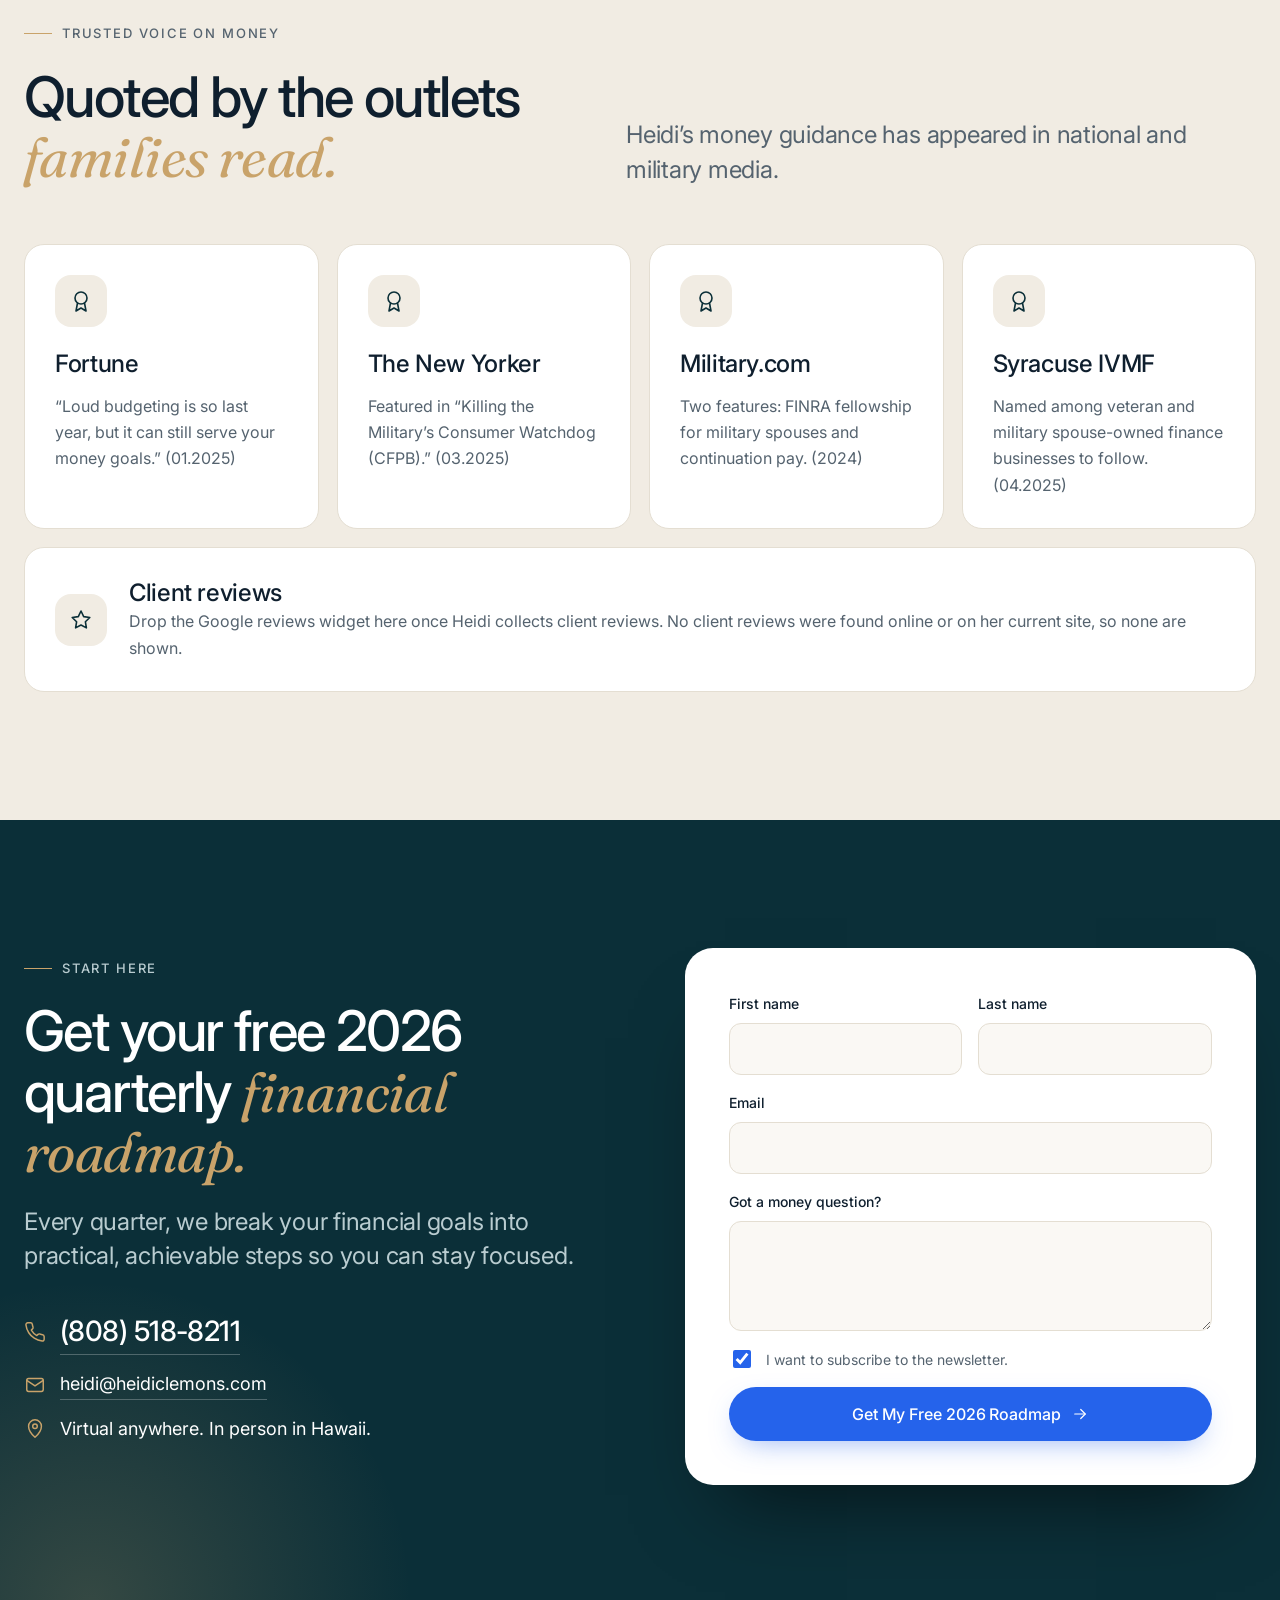
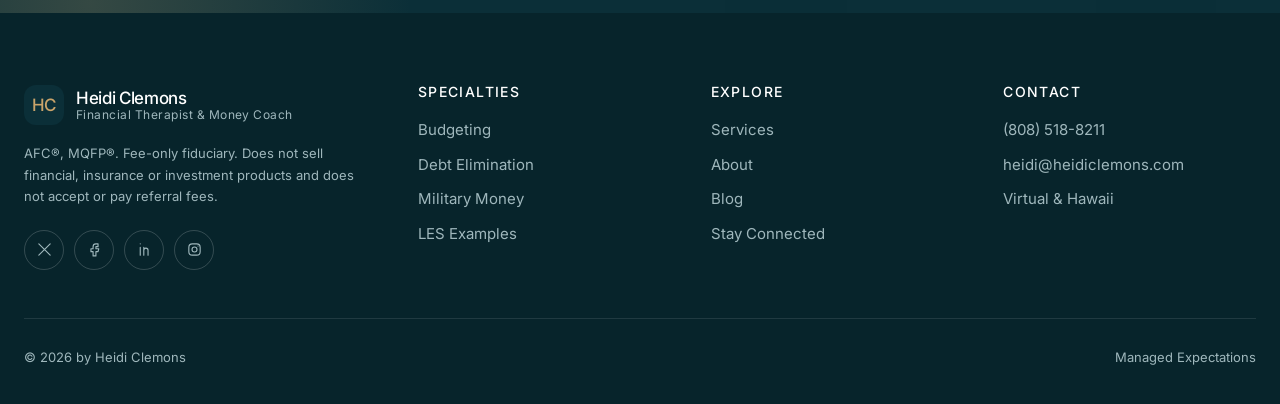
<file: specialties-budgeting.html>
<!doctype html>
<html lang="en"><head><meta charset="utf-8"><meta name="viewport" content="width=device-width,initial-scale=1">
<meta name="robots" content="noindex,nofollow"><title>Budgeting & Spending Plans | Heidi Clemons</title><meta name="description" content="Free budgeting and saving resources plus coaching from Heidi Clemons, AFC, MQFP.">
<link rel="icon" href="data:image/svg+xml,%3Csvg xmlns=%27http://www.w3.org/2000/svg%27 viewBox=%270 0 32 32%27%3E%3Crect width=%2732%27 height=%2732%27 rx=%268%27 fill=%27%230b2f38%27/%3E%3C/svg%3E"><link rel="preconnect" href="https://fonts.googleapis.com"><link rel="preconnect" href="https://fonts.gstatic.com" crossorigin>
<link rel="stylesheet" href="assets/style.css"></head>
<body>
<header class="site-header">
  <div class="wrap nav">
    <a class="logo" href="index.html" aria-label="Managed Expectations home"><span class="logo-mark">HC</span><span class="logo-text"><b>Heidi Clemons</b><span>Managed Expectations</span></span></a>
    <ul class="menu">
      <li><a href="index.html">Home</a></li>
      <li class="has-sub"><button aria-expanded="false">Specialties <svg viewBox="0 0 24 24" fill="none" stroke="currentColor" stroke-width="1.6" stroke-linecap="round" stroke-linejoin="round" aria-hidden="true"><path d="M6 9l6 6 6-6"/></svg></button>
        <ul class="dropdown">
          <li><a href="specialties.html">All Specialties</a></li>
          <li><a href="specialties-budgeting.html">Budgeting / Spending Plan</a></li>
          <li><a href="specialties-debt-elimination.html">Debt Elimination</a></li>
          <li><a href="specialties-military-money.html">Military Money</a></li>
          <li><a href="les.html">LES Examples</a></li>
        </ul></li>
      <li><a href="services.html">Services</a></li>
      <li><a href="about.html">About</a></li>
      <li class="has-sub"><button aria-expanded="false">Contact <svg viewBox="0 0 24 24" fill="none" stroke="currentColor" stroke-width="1.6" stroke-linecap="round" stroke-linejoin="round" aria-hidden="true"><path d="M6 9l6 6 6-6"/></svg></button>
        <ul class="dropdown">
          <li><a href="#connect">Book with Heidi</a></li>
          <li><a href="email.html">Stay Connected with Heidi</a></li>
        </ul></li>
      <li><a href="blog.html">Blog</a></li>
      <li class="mob-cta"><a class="btn" href="#connect">Get My Free 2026 Roadmap</a></li>
    </ul>
    <div class="nav-cta"><a class="btn sm" href="#connect">Get My Free 2026 Roadmap</a><button class="burger" aria-label="Menu" aria-expanded="false"><span></span><span></span></button></div>
  </div>
</header><main>

<section class="page-hero"><div class="wrap">
  <div class="crumbs"><a href="index.html">Home</a> / <span>Budgeting</span></div>
  <h1>A budget is an ever-evolving <em class="accent">movement of money.</em></h1><p class="subhead">A budget helps you reach your goals and cut stress. Track every dollar or plan for big purchases. Any method works if it is realistic.</p>
  <div class="hero-actions"><a class="btn" href="#connect">Get My Free 2026 Roadmap <svg viewBox="0 0 24 24" fill="none" stroke="currentColor" stroke-width="1.6" stroke-linecap="round" stroke-linejoin="round" aria-hidden="true"><path d="M5 12h14"/><path d="M13 6l6 6-6 6"/></svg></a><a class="phone" href="tel:(808)518-8211">(808) 518-8211</a></div>
</div></section>
<section style="padding-top:20px"><div class="wrap">
  <p class="subtitle">Budgeting resources</p>
  <div class="res rv"><a href="https://www.consumerfinance.gov/consumer-tools/budgeting/" target="_blank" rel="noopener"><div><b>CFPB: Budgeting</b><span>Guidance on creating a budget and sticking to it.</span></div><svg viewBox="0 0 24 24" fill="none" stroke="currentColor" stroke-width="1.6" stroke-linecap="round" stroke-linejoin="round" aria-hidden="true"><path d="M7 17L17 7"/><path d="M8 7h9v9"/></svg></a><a href="https://www.ynab.com/" target="_blank" rel="noopener"><div><b>YNAB</b><span>A method that gives every dollar a job.</span></div><svg viewBox="0 0 24 24" fill="none" stroke="currentColor" stroke-width="1.6" stroke-linecap="round" stroke-linejoin="round" aria-hidden="true"><path d="M7 17L17 7"/><path d="M8 7h9v9"/></svg></a><a href="https://www.ramseysolutions.com/ramseyplus/everydollar" target="_blank" rel="noopener"><div><b>EveryDollar</b><span>Zero-based budgeting app with a free option.</span></div><svg viewBox="0 0 24 24" fill="none" stroke="currentColor" stroke-width="1.6" stroke-linecap="round" stroke-linejoin="round" aria-hidden="true"><path d="M7 17L17 7"/><path d="M8 7h9v9"/></svg></a><a href="https://www.consumerfinance.gov/consumer-tools/budgeting/" target="_blank" rel="noopener"><div><b>CFPB monthly budget tool</b><span>Groups expenses into broad categories.</span></div><svg viewBox="0 0 24 24" fill="none" stroke="currentColor" stroke-width="1.6" stroke-linecap="round" stroke-linejoin="round" aria-hidden="true"><path d="M7 17L17 7"/><path d="M8 7h9v9"/></svg></a></div>
  <p class="subtitle">Saving resources</p>
  <div class="res rv"><a href="https://americasaves.org/" target="_blank" rel="noopener"><div><b>America Saves: 54 ways to save</b><span>A long list of practical ideas.</span></div><svg viewBox="0 0 24 24" fill="none" stroke="currentColor" stroke-width="1.6" stroke-linecap="round" stroke-linejoin="round" aria-hidden="true"><path d="M7 17L17 7"/><path d="M8 7h9v9"/></svg></a><a href="https://www.uconn.edu/" target="_blank" rel="noopener"><div><b>UConn saving tips</b><span>Tips for saving in specific areas of your budget.</span></div><svg viewBox="0 0 24 24" fill="none" stroke="currentColor" stroke-width="1.6" stroke-linecap="round" stroke-linejoin="round" aria-hidden="true"><path d="M7 17L17 7"/><path d="M8 7h9v9"/></svg></a></div>
  <p style="margin-top:40px"><a class="link" href="blog.html">Learn More: budgeting posts on the blog <svg viewBox="0 0 24 24" fill="none" stroke="currentColor" stroke-width="1.6" stroke-linecap="round" stroke-linejoin="round" aria-hidden="true"><path d="M5 12h14"/><path d="M13 6l6 6-6 6"/></svg></a></p>
</div></section>

<section class="tint" id="proof">
  <div class="wrap">
    <div class="head rv"><div><span class="eyebrow">Trusted voice on money</span><h2>Quoted by the outlets <em class="accent">families read.</em></h2></div>
    <p class="subhead">Heidi’s money guidance has appeared in national and military media.</p></div>
    <div class="grid g4 rv" style="margin-bottom:18px">
      <div class="card"><div class="icon"><svg viewBox="0 0 24 24" fill="none" stroke="currentColor" stroke-width="1.6" stroke-linecap="round" stroke-linejoin="round" aria-hidden="true"><circle cx="12" cy="9" r="6"/><path d="M8.5 14L7 22l5-3 5 3-1.5-8"/></svg></div><h3>Fortune</h3><p>“Loud budgeting is so last year, but it can still serve your money goals.” (01.2025)</p></div>
      <div class="card"><div class="icon"><svg viewBox="0 0 24 24" fill="none" stroke="currentColor" stroke-width="1.6" stroke-linecap="round" stroke-linejoin="round" aria-hidden="true"><circle cx="12" cy="9" r="6"/><path d="M8.5 14L7 22l5-3 5 3-1.5-8"/></svg></div><h3>The New Yorker</h3><p>Featured in “Killing the Military’s Consumer Watchdog (CFPB).” (03.2025)</p></div>
      <div class="card"><div class="icon"><svg viewBox="0 0 24 24" fill="none" stroke="currentColor" stroke-width="1.6" stroke-linecap="round" stroke-linejoin="round" aria-hidden="true"><circle cx="12" cy="9" r="6"/><path d="M8.5 14L7 22l5-3 5 3-1.5-8"/></svg></div><h3>Military.com</h3><p>Two features: FINRA fellowship for military spouses and continuation pay. (2024)</p></div>
      <div class="card"><div class="icon"><svg viewBox="0 0 24 24" fill="none" stroke="currentColor" stroke-width="1.6" stroke-linecap="round" stroke-linejoin="round" aria-hidden="true"><circle cx="12" cy="9" r="6"/><path d="M8.5 14L7 22l5-3 5 3-1.5-8"/></svg></div><h3>Syracuse IVMF</h3><p>Named among veteran and military spouse-owned finance businesses to follow. (04.2025)</p></div>
    </div>
    <div class="card rv" style="flex-direction:row;align-items:center;gap:22px;flex-wrap:wrap" data-review-slot>
      <div class="icon" style="margin:0"><svg viewBox="0 0 24 24" fill="none" stroke="currentColor" stroke-width="1.6" stroke-linecap="round" stroke-linejoin="round" aria-hidden="true"><path d="M12 3l2.7 5.6 6.1.9-4.4 4.3 1 6.1L12 17l-5.4 2.9 1-6.1L3.2 9.5l6.1-.9z"/></svg></div>
      <div style="flex:1;min-width:240px"><h3>Client reviews</h3><p>Drop the Google reviews widget here once Heidi collects client reviews. No client reviews were found online or on her current site, so none are shown.</p></div>
    </div>
  </div>
</section></main>
<section class="connect" id="connect">
  <div class="wrap connect-grid">
    <div class="rv">
      <span class="eyebrow" style="color:#b9ccd0">Start here</span>
      <h2>Get your free 2026 quarterly <em class="accent">financial roadmap.</em></h2>
      <p class="subhead" style="color:#b9ccd0">Every quarter, we break your financial goals into practical, achievable steps so you can stay focused.</p>
      <div class="contact-lines">
        <div><svg viewBox="0 0 24 24" fill="none" stroke="currentColor" stroke-width="1.6" stroke-linecap="round" stroke-linejoin="round" aria-hidden="true"><path d="M22 16.9v3a2 2 0 0 1-2.2 2 19.8 19.8 0 0 1-8.6-3.1 19.5 19.5 0 0 1-6-6A19.8 19.8 0 0 1 2.1 4.2 2 2 0 0 1 4.1 2h3a2 2 0 0 1 2 1.7c.1 1 .4 1.9.7 2.8a2 2 0 0 1-.5 2.1L8 9.9a16 16 0 0 0 6 6l1.3-1.3a2 2 0 0 1 2.1-.4c.9.3 1.8.6 2.8.7a2 2 0 0 1 1.7 2z"/></svg><a class="big" href="tel:(808)518-8211">(808) 518-8211</a></div>
        <div><svg viewBox="0 0 24 24" fill="none" stroke="currentColor" stroke-width="1.6" stroke-linecap="round" stroke-linejoin="round" aria-hidden="true"><rect x="3" y="5" width="18" height="14" rx="2"/><path d="M3 7l9 6 9-6"/></svg><a href="mailto:heidi@heidiclemons.com">heidi@heidiclemons.com</a></div>
        <div><svg viewBox="0 0 24 24" fill="none" stroke="currentColor" stroke-width="1.6" stroke-linecap="round" stroke-linejoin="round" aria-hidden="true"><path d="M12 21s7-6 7-12a7 7 0 0 0-14 0c0 6 7 12 7 12z"/><circle cx="12" cy="9" r="2.5"/></svg><span>Virtual anywhere. In person in Hawaii.</span></div>
      </div>
    </div>
    <form class="form rv" novalidate>
      <div class="row"><label>First name<input type="text" name="first" required autocomplete="given-name"></label><label>Last name<input type="text" name="last" required autocomplete="family-name"></label></div>
      <label>Email<input type="email" name="email" required autocomplete="email"></label>
      <label>Got a money question?<textarea name="q"></textarea></label>
      <label class="check"><input type="checkbox" name="sub" checked> I want to subscribe to the newsletter.</label>
      <button class="btn" type="submit">Get My Free 2026 Roadmap <svg viewBox="0 0 24 24" fill="none" stroke="currentColor" stroke-width="1.6" stroke-linecap="round" stroke-linejoin="round" aria-hidden="true"><path d="M5 12h14"/><path d="M13 6l6 6-6 6"/></svg></button>
      <div class="ok"><h3>Thank you.</h3><p>Heidi will be in touch. Prefer to talk now? Call <a class="phone" href="tel:(808)518-8211">(808) 518-8211</a>.</p></div>
    </form>
  </div>
</section>
<footer class="footer">
  <div class="wrap">
    <div class="f-grid">
      <div><a class="logo" href="index.html"><span class="logo-mark">HC</span><span class="logo-text"><b>Heidi Clemons</b><span>Financial Therapist &amp; Money Coach</span></span></a>
        <p class="disclaimer">AFC®, MQFP®. Fee-only fiduciary. Does not sell financial, insurance or investment products and does not accept or pay referral fees.</p>
        <div class="social"><a href="#" aria-label="X"><svg viewBox="0 0 24 24" fill="none" stroke="currentColor" stroke-width="1.6" stroke-linecap="round" stroke-linejoin="round"><path d="M4 4l16 16M20 4L4 20"/></svg></a><a href="#" aria-label="Facebook"><svg viewBox="0 0 24 24" fill="none" stroke="currentColor" stroke-width="1.6" stroke-linecap="round" stroke-linejoin="round"><path d="M14 8h3V4h-3a4 4 0 0 0-4 4v3H7v4h3v6h4v-6h3l1-4h-4V8z"/></svg></a><a href="#" aria-label="LinkedIn"><svg viewBox="0 0 24 24" fill="none" stroke="currentColor" stroke-width="1.6" stroke-linecap="round" stroke-linejoin="round"><path d="M6 9v11M6 4v.01M11 20v-7a3 3 0 0 1 6 0v7M11 9v11"/></svg></a><a href="#" aria-label="Instagram"><svg viewBox="0 0 24 24" fill="none" stroke="currentColor" stroke-width="1.6" stroke-linecap="round" stroke-linejoin="round"><rect x="4" y="4" width="16" height="16" rx="5"/><circle cx="12" cy="12" r="3.5"/><path d="M17 7v.01"/></svg></a></div></div>
      <div><h4>Specialties</h4><ul><li><a href="specialties-budgeting.html">Budgeting</a></li><li><a href="specialties-debt-elimination.html">Debt Elimination</a></li><li><a href="specialties-military-money.html">Military Money</a></li><li><a href="les.html">LES Examples</a></li></ul></div>
      <div><h4>Explore</h4><ul><li><a href="services.html">Services</a></li><li><a href="about.html">About</a></li><li><a href="blog.html">Blog</a></li><li><a href="email.html">Stay Connected</a></li></ul></div>
      <div><h4>Contact</h4><ul><li><a href="tel:(808)518-8211">(808) 518-8211</a></li><li><a href="mailto:heidi@heidiclemons.com">heidi@heidiclemons.com</a></li><li>Virtual &amp; Hawaii</li></ul></div>
    </div>
    <div class="f-bottom"><span>© 2026 by Heidi Clemons</span><span>Managed Expectations</span></div>
  </div>
</footer><script src="assets/site.js"></script></body></html>
</file>
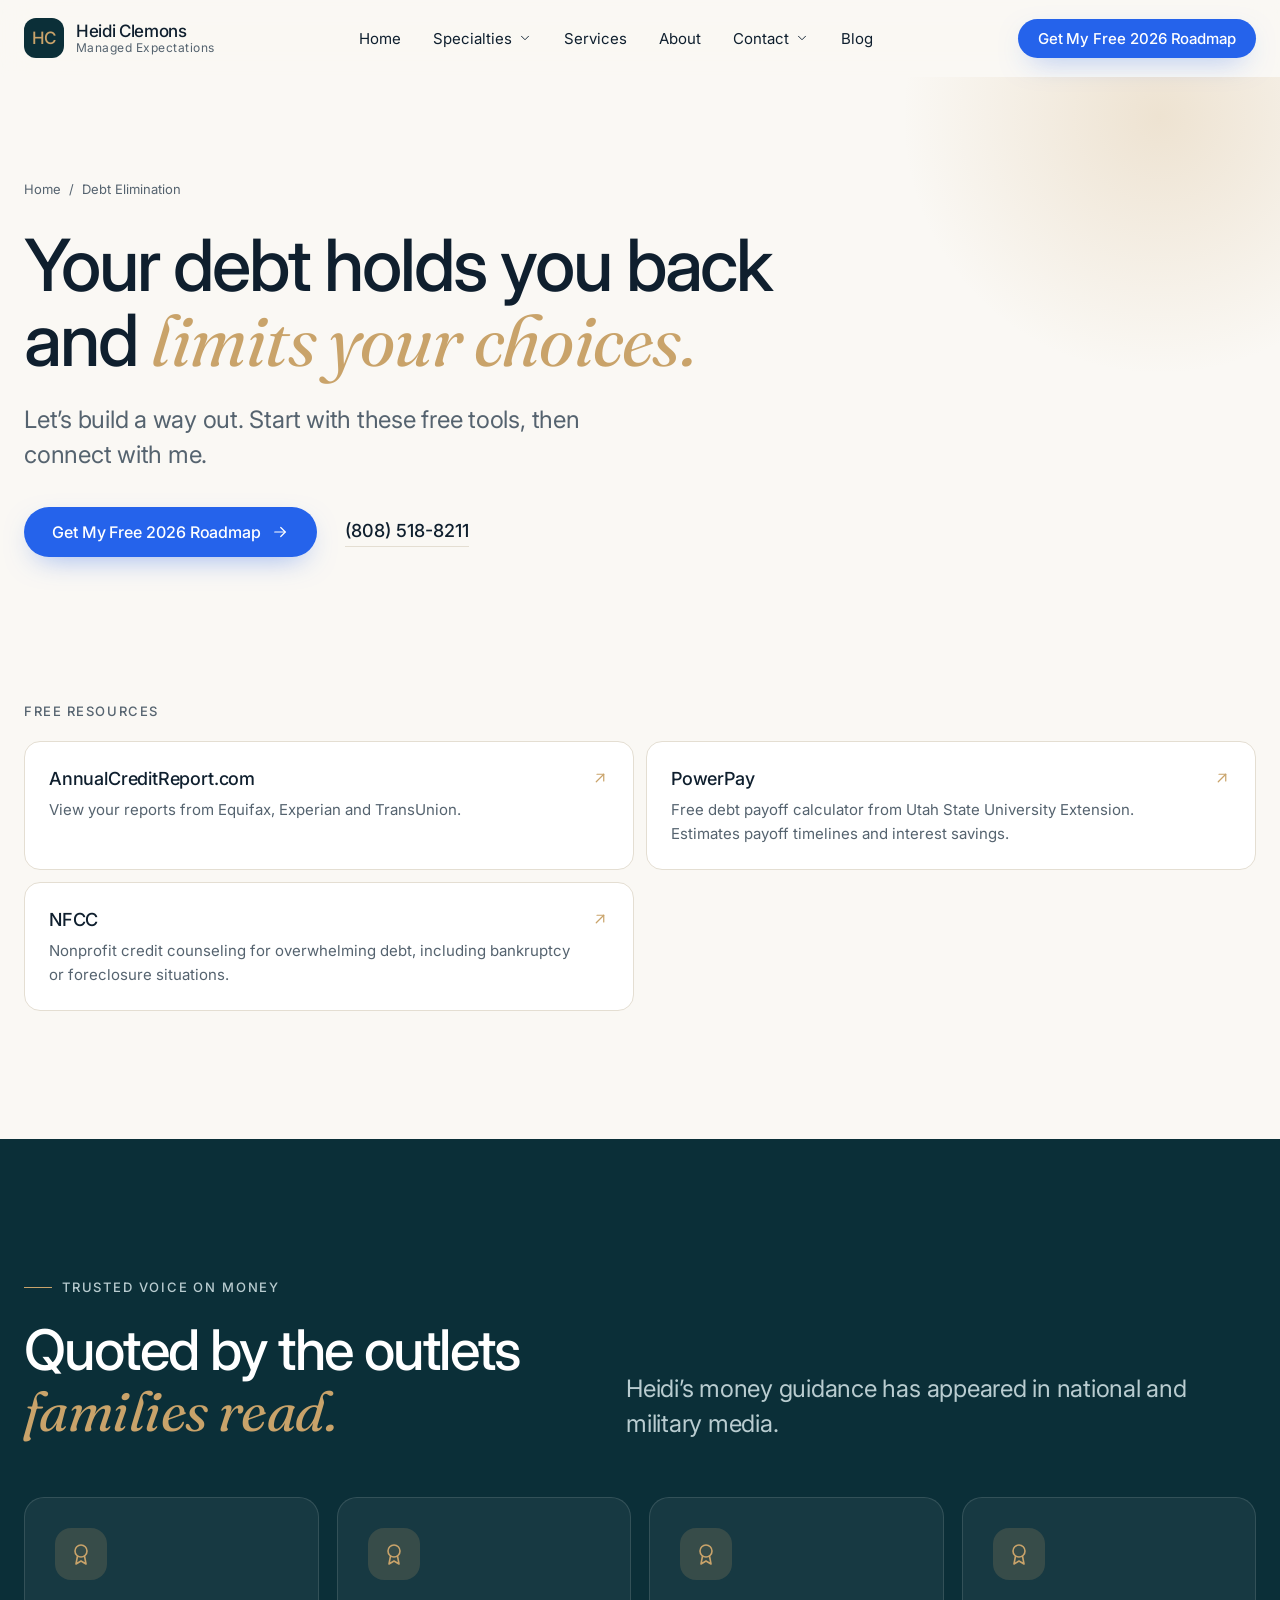
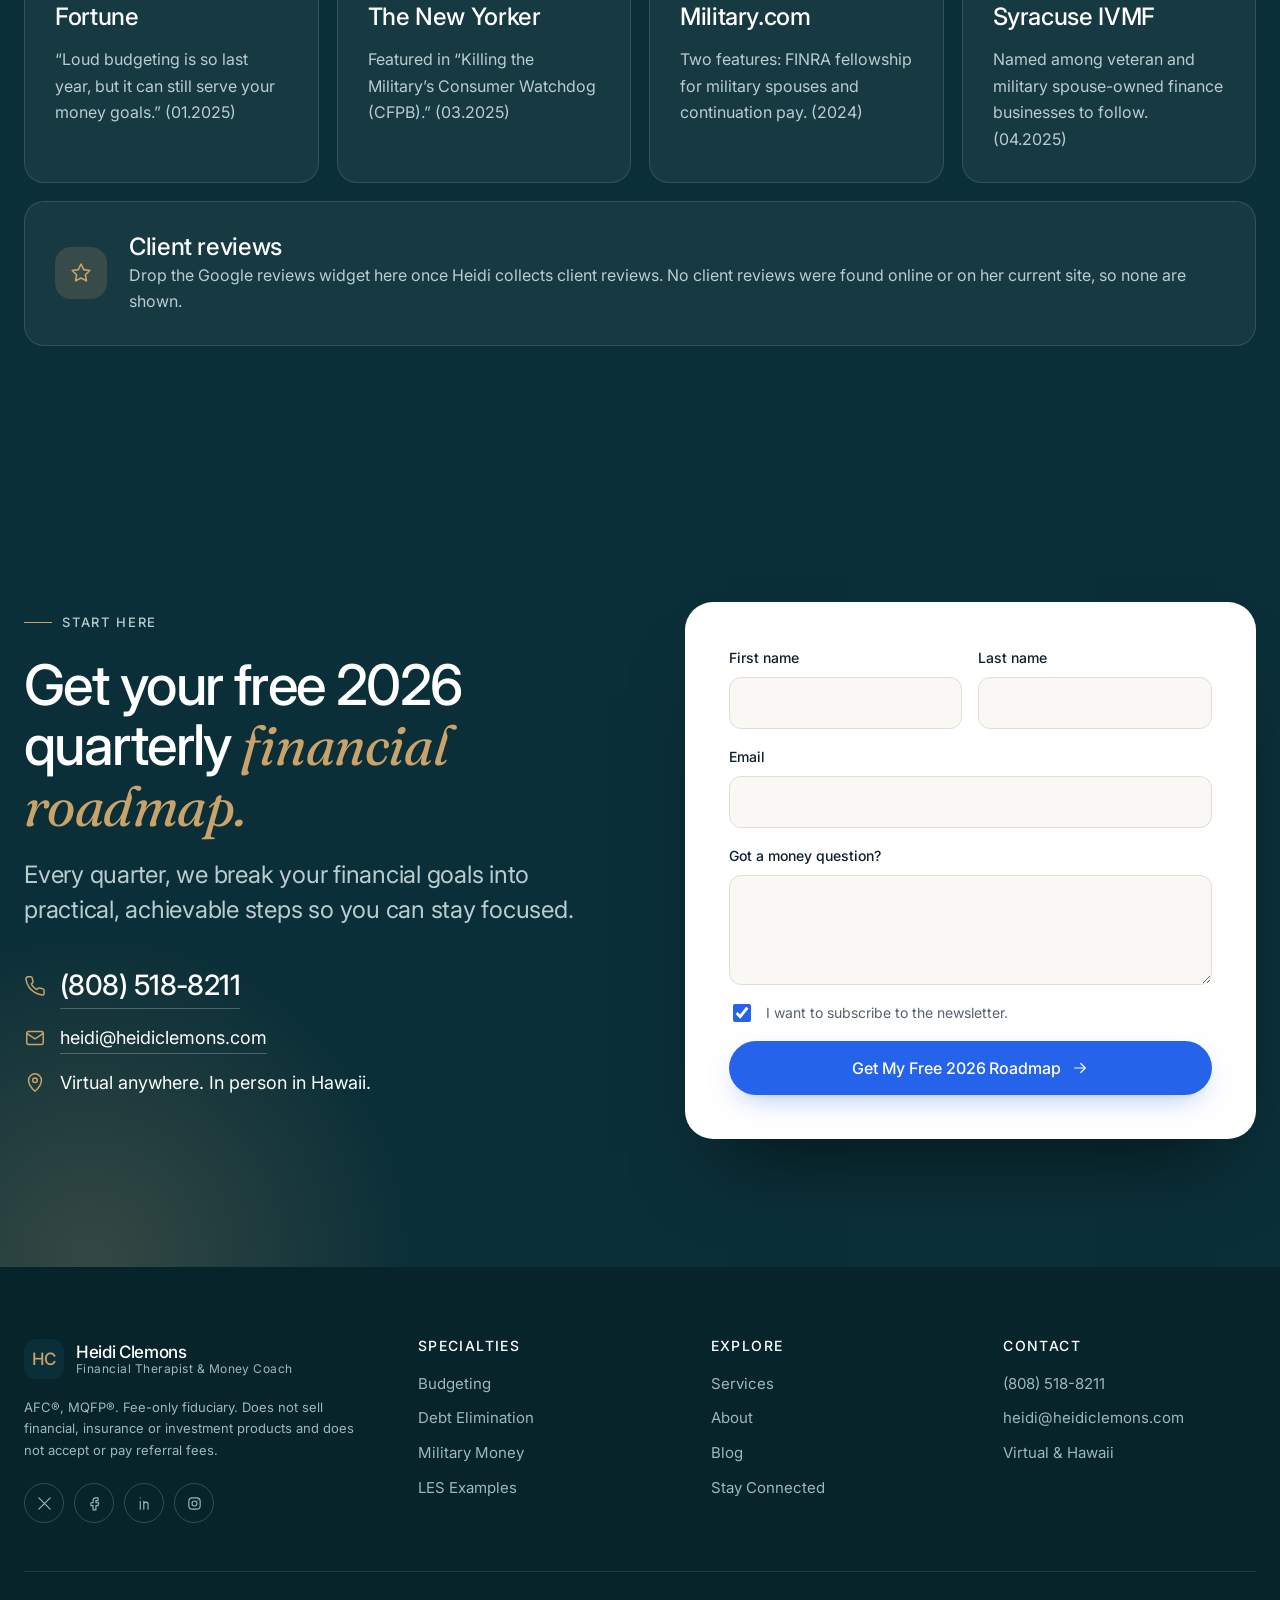
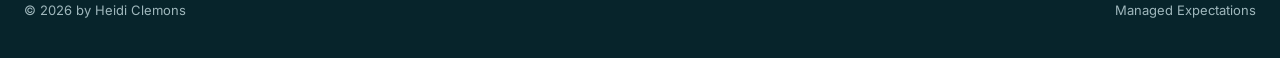
<file: specialties-debt-elimination.html>
<!doctype html>
<html lang="en"><head><meta charset="utf-8"><meta name="viewport" content="width=device-width,initial-scale=1">
<meta name="robots" content="noindex,nofollow"><title>Debt Elimination | Heidi Clemons</title><meta name="description" content="Free debt payoff resources and coaching from Heidi Clemons.">
<link rel="icon" href="data:image/svg+xml,%3Csvg xmlns=%27http://www.w3.org/2000/svg%27 viewBox=%270 0 32 32%27%3E%3Crect width=%2732%27 height=%2732%27 rx=%268%27 fill=%27%230b2f38%27/%3E%3C/svg%3E"><link rel="preconnect" href="https://fonts.googleapis.com"><link rel="preconnect" href="https://fonts.gstatic.com" crossorigin>
<link rel="stylesheet" href="assets/style.css"></head>
<body>
<header class="site-header">
  <div class="wrap nav">
    <a class="logo" href="index.html" aria-label="Managed Expectations home"><span class="logo-mark">HC</span><span class="logo-text"><b>Heidi Clemons</b><span>Managed Expectations</span></span></a>
    <ul class="menu">
      <li><a href="index.html">Home</a></li>
      <li class="has-sub"><button aria-expanded="false">Specialties <svg viewBox="0 0 24 24" fill="none" stroke="currentColor" stroke-width="1.6" stroke-linecap="round" stroke-linejoin="round" aria-hidden="true"><path d="M6 9l6 6 6-6"/></svg></button>
        <ul class="dropdown">
          <li><a href="specialties.html">All Specialties</a></li>
          <li><a href="specialties-budgeting.html">Budgeting / Spending Plan</a></li>
          <li><a href="specialties-debt-elimination.html">Debt Elimination</a></li>
          <li><a href="specialties-military-money.html">Military Money</a></li>
          <li><a href="les.html">LES Examples</a></li>
        </ul></li>
      <li><a href="services.html">Services</a></li>
      <li><a href="about.html">About</a></li>
      <li class="has-sub"><button aria-expanded="false">Contact <svg viewBox="0 0 24 24" fill="none" stroke="currentColor" stroke-width="1.6" stroke-linecap="round" stroke-linejoin="round" aria-hidden="true"><path d="M6 9l6 6 6-6"/></svg></button>
        <ul class="dropdown">
          <li><a href="#connect">Book with Heidi</a></li>
          <li><a href="email.html">Stay Connected with Heidi</a></li>
        </ul></li>
      <li><a href="blog.html">Blog</a></li>
      <li class="mob-cta"><a class="btn" href="#connect">Get My Free 2026 Roadmap</a></li>
    </ul>
    <div class="nav-cta"><a class="btn sm" href="#connect">Get My Free 2026 Roadmap</a><button class="burger" aria-label="Menu" aria-expanded="false"><span></span><span></span></button></div>
  </div>
</header><main>

<section class="page-hero"><div class="wrap">
  <div class="crumbs"><a href="index.html">Home</a> / <span>Debt Elimination</span></div>
  <h1>Your debt holds you back and <em class="accent">limits your choices.</em></h1><p class="subhead">Let’s build a way out. Start with these free tools, then connect with me.</p>
  <div class="hero-actions"><a class="btn" href="#connect">Get My Free 2026 Roadmap <svg viewBox="0 0 24 24" fill="none" stroke="currentColor" stroke-width="1.6" stroke-linecap="round" stroke-linejoin="round" aria-hidden="true"><path d="M5 12h14"/><path d="M13 6l6 6-6 6"/></svg></a><a class="phone" href="tel:(808)518-8211">(808) 518-8211</a></div>
</div></section>
<section style="padding-top:20px"><div class="wrap">
  <p class="subtitle">Free resources</p>
  <div class="res rv"><a href="https://www.annualcreditreport.com/" target="_blank" rel="noopener"><div><b>AnnualCreditReport.com</b><span>View your reports from Equifax, Experian and TransUnion.</span></div><svg viewBox="0 0 24 24" fill="none" stroke="currentColor" stroke-width="1.6" stroke-linecap="round" stroke-linejoin="round" aria-hidden="true"><path d="M7 17L17 7"/><path d="M8 7h9v9"/></svg></a><a href="https://powerpay.org/" target="_blank" rel="noopener"><div><b>PowerPay</b><span>Free debt payoff calculator from Utah State University Extension. Estimates payoff timelines and interest savings.</span></div><svg viewBox="0 0 24 24" fill="none" stroke="currentColor" stroke-width="1.6" stroke-linecap="round" stroke-linejoin="round" aria-hidden="true"><path d="M7 17L17 7"/><path d="M8 7h9v9"/></svg></a><a href="https://www.nfcc.org/" target="_blank" rel="noopener"><div><b>NFCC</b><span>Nonprofit credit counseling for overwhelming debt, including bankruptcy or foreclosure situations.</span></div><svg viewBox="0 0 24 24" fill="none" stroke="currentColor" stroke-width="1.6" stroke-linecap="round" stroke-linejoin="round" aria-hidden="true"><path d="M7 17L17 7"/><path d="M8 7h9v9"/></svg></a></div>
</div></section>

<section class="dark" id="proof">
  <div class="wrap">
    <div class="head rv"><div><span class="eyebrow">Trusted voice on money</span><h2>Quoted by the outlets <em class="accent">families read.</em></h2></div>
    <p class="subhead">Heidi’s money guidance has appeared in national and military media.</p></div>
    <div class="grid g4 rv" style="margin-bottom:18px">
      <div class="card"><div class="icon"><svg viewBox="0 0 24 24" fill="none" stroke="currentColor" stroke-width="1.6" stroke-linecap="round" stroke-linejoin="round" aria-hidden="true"><circle cx="12" cy="9" r="6"/><path d="M8.5 14L7 22l5-3 5 3-1.5-8"/></svg></div><h3>Fortune</h3><p>“Loud budgeting is so last year, but it can still serve your money goals.” (01.2025)</p></div>
      <div class="card"><div class="icon"><svg viewBox="0 0 24 24" fill="none" stroke="currentColor" stroke-width="1.6" stroke-linecap="round" stroke-linejoin="round" aria-hidden="true"><circle cx="12" cy="9" r="6"/><path d="M8.5 14L7 22l5-3 5 3-1.5-8"/></svg></div><h3>The New Yorker</h3><p>Featured in “Killing the Military’s Consumer Watchdog (CFPB).” (03.2025)</p></div>
      <div class="card"><div class="icon"><svg viewBox="0 0 24 24" fill="none" stroke="currentColor" stroke-width="1.6" stroke-linecap="round" stroke-linejoin="round" aria-hidden="true"><circle cx="12" cy="9" r="6"/><path d="M8.5 14L7 22l5-3 5 3-1.5-8"/></svg></div><h3>Military.com</h3><p>Two features: FINRA fellowship for military spouses and continuation pay. (2024)</p></div>
      <div class="card"><div class="icon"><svg viewBox="0 0 24 24" fill="none" stroke="currentColor" stroke-width="1.6" stroke-linecap="round" stroke-linejoin="round" aria-hidden="true"><circle cx="12" cy="9" r="6"/><path d="M8.5 14L7 22l5-3 5 3-1.5-8"/></svg></div><h3>Syracuse IVMF</h3><p>Named among veteran and military spouse-owned finance businesses to follow. (04.2025)</p></div>
    </div>
    <div class="card rv" style="flex-direction:row;align-items:center;gap:22px;flex-wrap:wrap" data-review-slot>
      <div class="icon" style="margin:0"><svg viewBox="0 0 24 24" fill="none" stroke="currentColor" stroke-width="1.6" stroke-linecap="round" stroke-linejoin="round" aria-hidden="true"><path d="M12 3l2.7 5.6 6.1.9-4.4 4.3 1 6.1L12 17l-5.4 2.9 1-6.1L3.2 9.5l6.1-.9z"/></svg></div>
      <div style="flex:1;min-width:240px"><h3>Client reviews</h3><p>Drop the Google reviews widget here once Heidi collects client reviews. No client reviews were found online or on her current site, so none are shown.</p></div>
    </div>
  </div>
</section></main>
<section class="connect" id="connect">
  <div class="wrap connect-grid">
    <div class="rv">
      <span class="eyebrow" style="color:#b9ccd0">Start here</span>
      <h2>Get your free 2026 quarterly <em class="accent">financial roadmap.</em></h2>
      <p class="subhead" style="color:#b9ccd0">Every quarter, we break your financial goals into practical, achievable steps so you can stay focused.</p>
      <div class="contact-lines">
        <div><svg viewBox="0 0 24 24" fill="none" stroke="currentColor" stroke-width="1.6" stroke-linecap="round" stroke-linejoin="round" aria-hidden="true"><path d="M22 16.9v3a2 2 0 0 1-2.2 2 19.8 19.8 0 0 1-8.6-3.1 19.5 19.5 0 0 1-6-6A19.8 19.8 0 0 1 2.1 4.2 2 2 0 0 1 4.1 2h3a2 2 0 0 1 2 1.7c.1 1 .4 1.9.7 2.8a2 2 0 0 1-.5 2.1L8 9.9a16 16 0 0 0 6 6l1.3-1.3a2 2 0 0 1 2.1-.4c.9.3 1.8.6 2.8.7a2 2 0 0 1 1.7 2z"/></svg><a class="big" href="tel:(808)518-8211">(808) 518-8211</a></div>
        <div><svg viewBox="0 0 24 24" fill="none" stroke="currentColor" stroke-width="1.6" stroke-linecap="round" stroke-linejoin="round" aria-hidden="true"><rect x="3" y="5" width="18" height="14" rx="2"/><path d="M3 7l9 6 9-6"/></svg><a href="mailto:heidi@heidiclemons.com">heidi@heidiclemons.com</a></div>
        <div><svg viewBox="0 0 24 24" fill="none" stroke="currentColor" stroke-width="1.6" stroke-linecap="round" stroke-linejoin="round" aria-hidden="true"><path d="M12 21s7-6 7-12a7 7 0 0 0-14 0c0 6 7 12 7 12z"/><circle cx="12" cy="9" r="2.5"/></svg><span>Virtual anywhere. In person in Hawaii.</span></div>
      </div>
    </div>
    <form class="form rv" novalidate>
      <div class="row"><label>First name<input type="text" name="first" required autocomplete="given-name"></label><label>Last name<input type="text" name="last" required autocomplete="family-name"></label></div>
      <label>Email<input type="email" name="email" required autocomplete="email"></label>
      <label>Got a money question?<textarea name="q"></textarea></label>
      <label class="check"><input type="checkbox" name="sub" checked> I want to subscribe to the newsletter.</label>
      <button class="btn" type="submit">Get My Free 2026 Roadmap <svg viewBox="0 0 24 24" fill="none" stroke="currentColor" stroke-width="1.6" stroke-linecap="round" stroke-linejoin="round" aria-hidden="true"><path d="M5 12h14"/><path d="M13 6l6 6-6 6"/></svg></button>
      <div class="ok"><h3>Thank you.</h3><p>Heidi will be in touch. Prefer to talk now? Call <a class="phone" href="tel:(808)518-8211">(808) 518-8211</a>.</p></div>
    </form>
  </div>
</section>
<footer class="footer">
  <div class="wrap">
    <div class="f-grid">
      <div><a class="logo" href="index.html"><span class="logo-mark">HC</span><span class="logo-text"><b>Heidi Clemons</b><span>Financial Therapist &amp; Money Coach</span></span></a>
        <p class="disclaimer">AFC®, MQFP®. Fee-only fiduciary. Does not sell financial, insurance or investment products and does not accept or pay referral fees.</p>
        <div class="social"><a href="#" aria-label="X"><svg viewBox="0 0 24 24" fill="none" stroke="currentColor" stroke-width="1.6" stroke-linecap="round" stroke-linejoin="round"><path d="M4 4l16 16M20 4L4 20"/></svg></a><a href="#" aria-label="Facebook"><svg viewBox="0 0 24 24" fill="none" stroke="currentColor" stroke-width="1.6" stroke-linecap="round" stroke-linejoin="round"><path d="M14 8h3V4h-3a4 4 0 0 0-4 4v3H7v4h3v6h4v-6h3l1-4h-4V8z"/></svg></a><a href="#" aria-label="LinkedIn"><svg viewBox="0 0 24 24" fill="none" stroke="currentColor" stroke-width="1.6" stroke-linecap="round" stroke-linejoin="round"><path d="M6 9v11M6 4v.01M11 20v-7a3 3 0 0 1 6 0v7M11 9v11"/></svg></a><a href="#" aria-label="Instagram"><svg viewBox="0 0 24 24" fill="none" stroke="currentColor" stroke-width="1.6" stroke-linecap="round" stroke-linejoin="round"><rect x="4" y="4" width="16" height="16" rx="5"/><circle cx="12" cy="12" r="3.5"/><path d="M17 7v.01"/></svg></a></div></div>
      <div><h4>Specialties</h4><ul><li><a href="specialties-budgeting.html">Budgeting</a></li><li><a href="specialties-debt-elimination.html">Debt Elimination</a></li><li><a href="specialties-military-money.html">Military Money</a></li><li><a href="les.html">LES Examples</a></li></ul></div>
      <div><h4>Explore</h4><ul><li><a href="services.html">Services</a></li><li><a href="about.html">About</a></li><li><a href="blog.html">Blog</a></li><li><a href="email.html">Stay Connected</a></li></ul></div>
      <div><h4>Contact</h4><ul><li><a href="tel:(808)518-8211">(808) 518-8211</a></li><li><a href="mailto:heidi@heidiclemons.com">heidi@heidiclemons.com</a></li><li>Virtual &amp; Hawaii</li></ul></div>
    </div>
    <div class="f-bottom"><span>© 2026 by Heidi Clemons</span><span>Managed Expectations</span></div>
  </div>
</footer><script src="assets/site.js"></script></body></html>
</file>
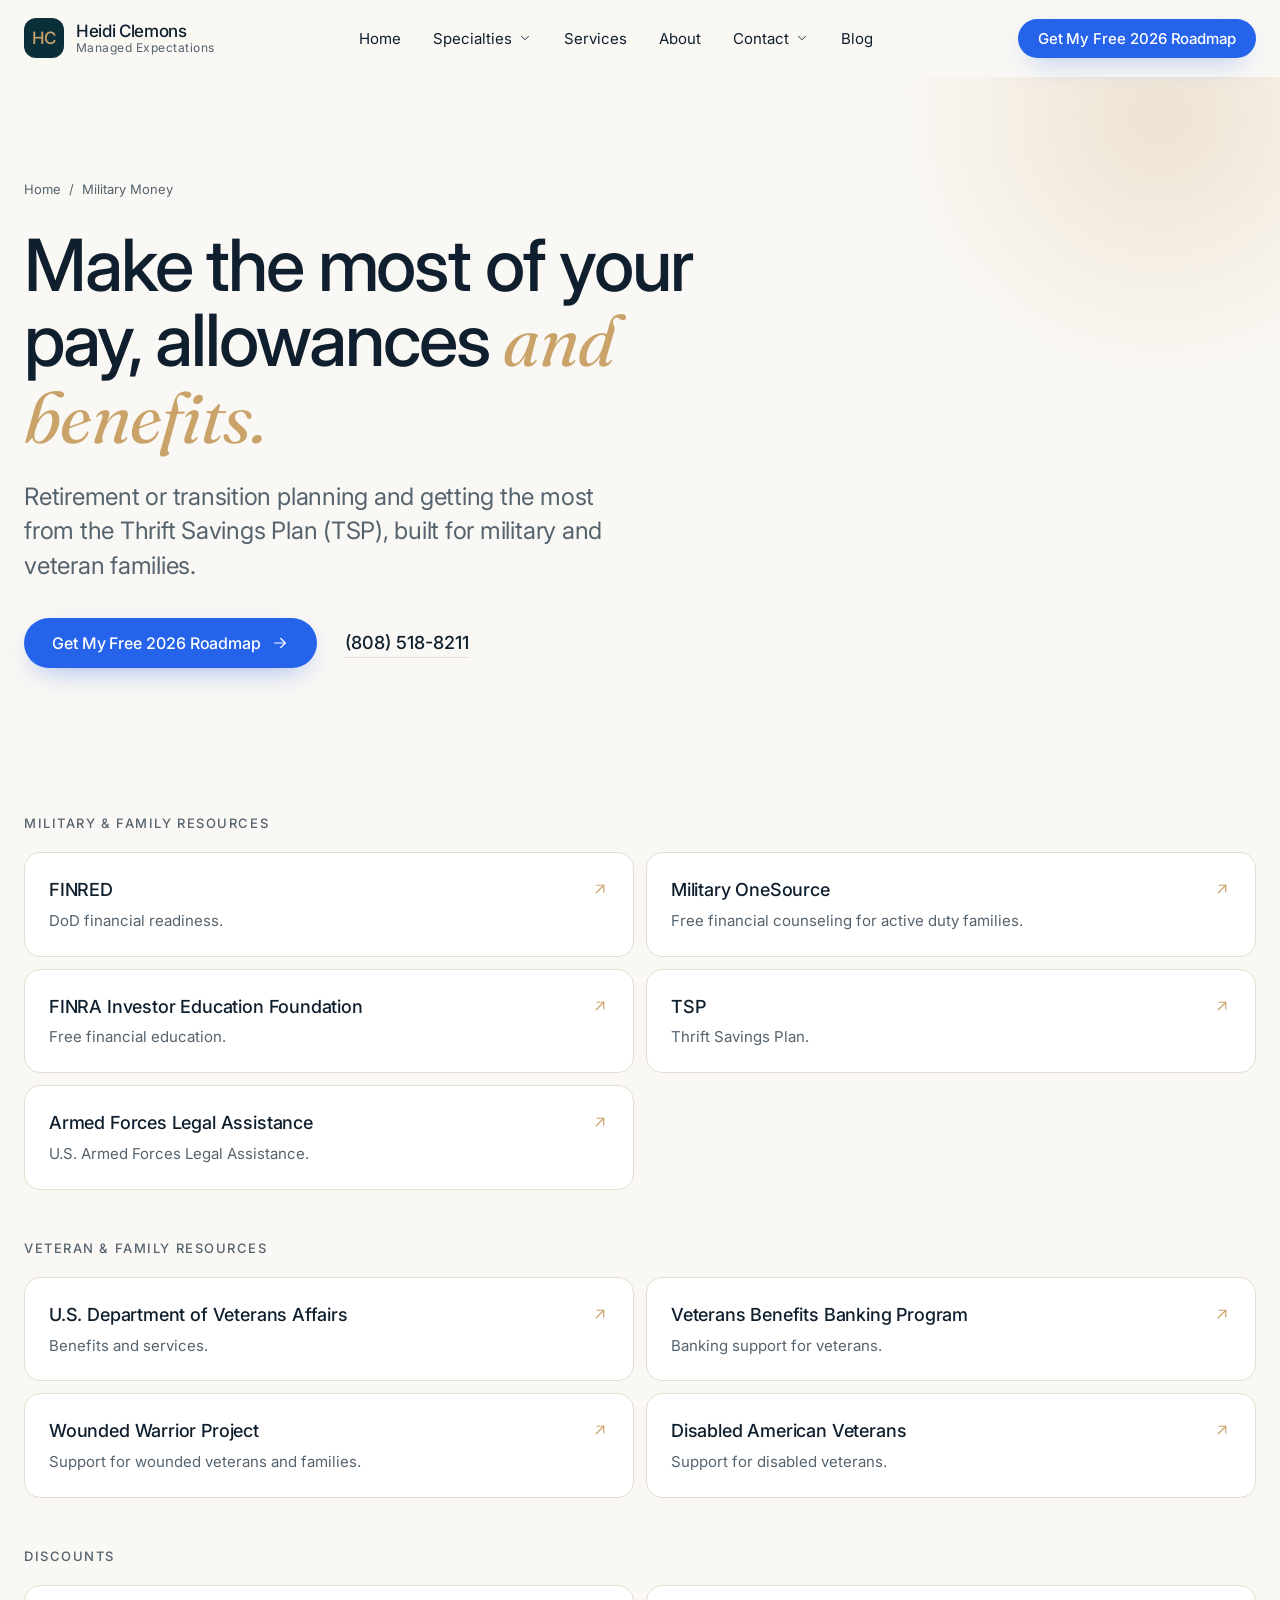
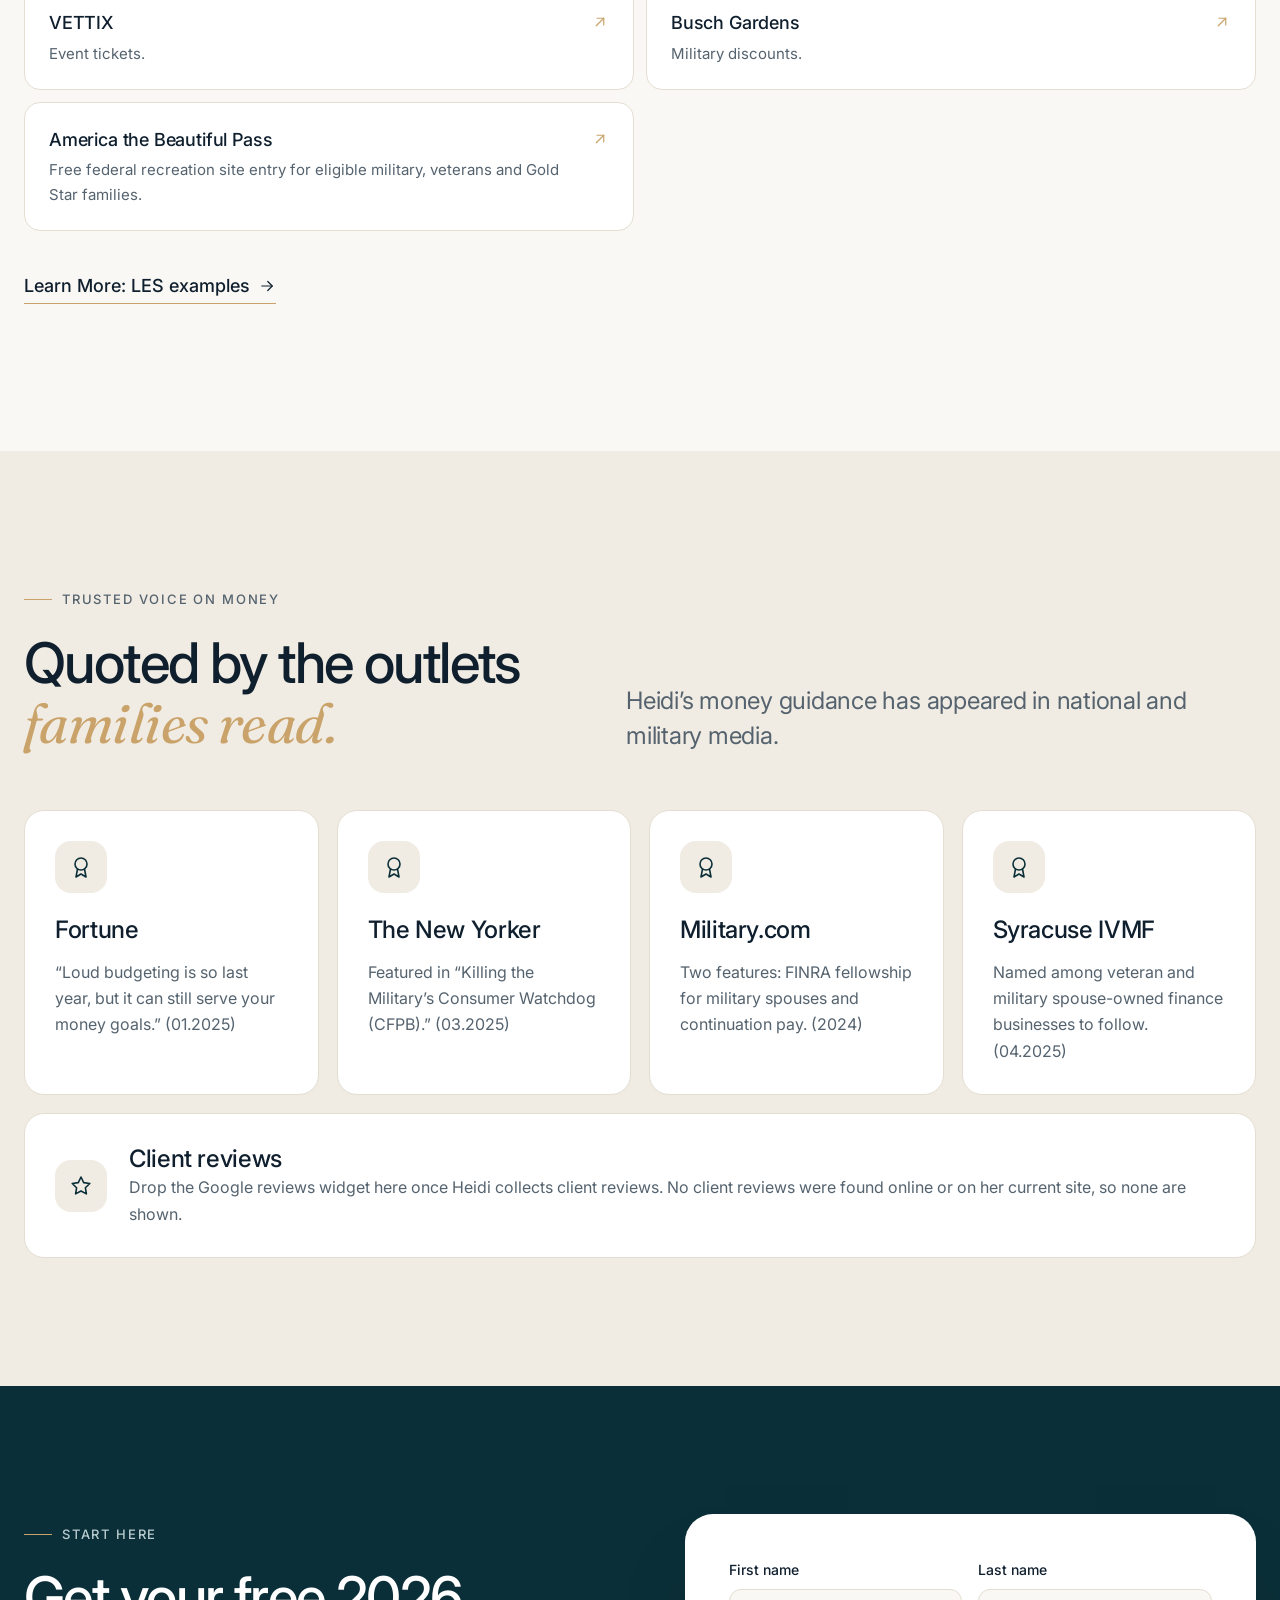
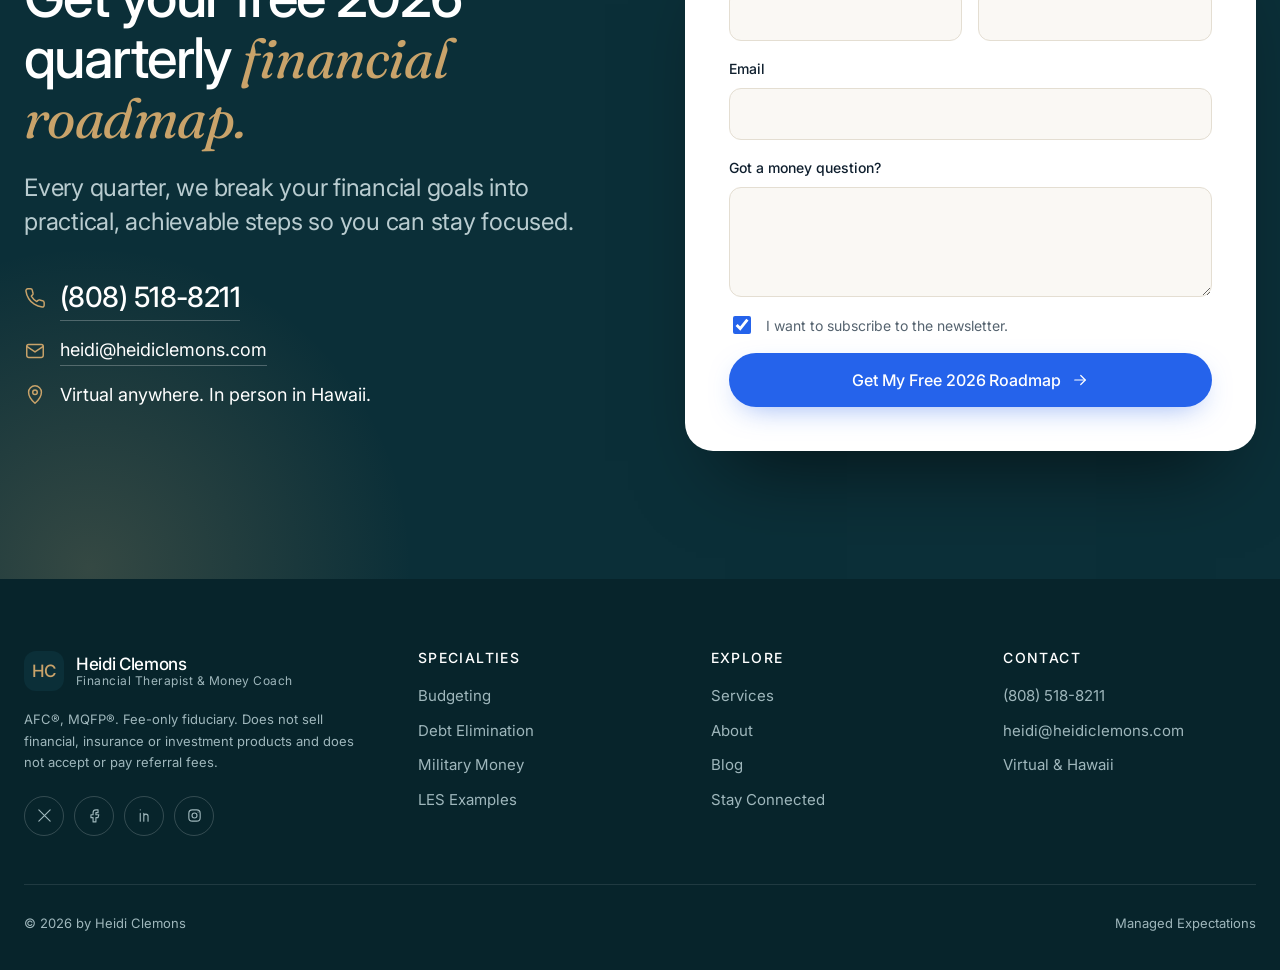
<file: specialties-military-money.html>
<!doctype html>
<html lang="en"><head><meta charset="utf-8"><meta name="viewport" content="width=device-width,initial-scale=1">
<meta name="robots" content="noindex,nofollow"><title>Military Money | Heidi Clemons</title><meta name="description" content="Military pay, allowances, benefits, TSP and veteran resources.">
<link rel="icon" href="data:image/svg+xml,%3Csvg xmlns=%27http://www.w3.org/2000/svg%27 viewBox=%270 0 32 32%27%3E%3Crect width=%2732%27 height=%2732%27 rx=%268%27 fill=%27%230b2f38%27/%3E%3C/svg%3E"><link rel="preconnect" href="https://fonts.googleapis.com"><link rel="preconnect" href="https://fonts.gstatic.com" crossorigin>
<link rel="stylesheet" href="assets/style.css"></head>
<body>
<header class="site-header">
  <div class="wrap nav">
    <a class="logo" href="index.html" aria-label="Managed Expectations home"><span class="logo-mark">HC</span><span class="logo-text"><b>Heidi Clemons</b><span>Managed Expectations</span></span></a>
    <ul class="menu">
      <li><a href="index.html">Home</a></li>
      <li class="has-sub"><button aria-expanded="false">Specialties <svg viewBox="0 0 24 24" fill="none" stroke="currentColor" stroke-width="1.6" stroke-linecap="round" stroke-linejoin="round" aria-hidden="true"><path d="M6 9l6 6 6-6"/></svg></button>
        <ul class="dropdown">
          <li><a href="specialties.html">All Specialties</a></li>
          <li><a href="specialties-budgeting.html">Budgeting / Spending Plan</a></li>
          <li><a href="specialties-debt-elimination.html">Debt Elimination</a></li>
          <li><a href="specialties-military-money.html">Military Money</a></li>
          <li><a href="les.html">LES Examples</a></li>
        </ul></li>
      <li><a href="services.html">Services</a></li>
      <li><a href="about.html">About</a></li>
      <li class="has-sub"><button aria-expanded="false">Contact <svg viewBox="0 0 24 24" fill="none" stroke="currentColor" stroke-width="1.6" stroke-linecap="round" stroke-linejoin="round" aria-hidden="true"><path d="M6 9l6 6 6-6"/></svg></button>
        <ul class="dropdown">
          <li><a href="#connect">Book with Heidi</a></li>
          <li><a href="email.html">Stay Connected with Heidi</a></li>
        </ul></li>
      <li><a href="blog.html">Blog</a></li>
      <li class="mob-cta"><a class="btn" href="#connect">Get My Free 2026 Roadmap</a></li>
    </ul>
    <div class="nav-cta"><a class="btn sm" href="#connect">Get My Free 2026 Roadmap</a><button class="burger" aria-label="Menu" aria-expanded="false"><span></span><span></span></button></div>
  </div>
</header><main>

<section class="page-hero"><div class="wrap">
  <div class="crumbs"><a href="index.html">Home</a> / <span>Military Money</span></div>
  <h1>Make the most of your pay, allowances <em class="accent">and benefits.</em></h1><p class="subhead">Retirement or transition planning and getting the most from the Thrift Savings Plan (TSP), built for military and veteran families.</p>
  <div class="hero-actions"><a class="btn" href="#connect">Get My Free 2026 Roadmap <svg viewBox="0 0 24 24" fill="none" stroke="currentColor" stroke-width="1.6" stroke-linecap="round" stroke-linejoin="round" aria-hidden="true"><path d="M5 12h14"/><path d="M13 6l6 6-6 6"/></svg></a><a class="phone" href="tel:(808)518-8211">(808) 518-8211</a></div>
</div></section>
<section style="padding-top:20px"><div class="wrap">
  <p class="subtitle">Military &amp; family resources</p>
  <div class="res rv"><a href="https://finred.usalearning.gov/" target="_blank" rel="noopener"><div><b>FINRED</b><span>DoD financial readiness.</span></div><svg viewBox="0 0 24 24" fill="none" stroke="currentColor" stroke-width="1.6" stroke-linecap="round" stroke-linejoin="round" aria-hidden="true"><path d="M7 17L17 7"/><path d="M8 7h9v9"/></svg></a><a href="https://www.militaryonesource.mil/" target="_blank" rel="noopener"><div><b>Military OneSource</b><span>Free financial counseling for active duty families.</span></div><svg viewBox="0 0 24 24" fill="none" stroke="currentColor" stroke-width="1.6" stroke-linecap="round" stroke-linejoin="round" aria-hidden="true"><path d="M7 17L17 7"/><path d="M8 7h9v9"/></svg></a><a href="https://www.finrafoundation.org/" target="_blank" rel="noopener"><div><b>FINRA Investor Education Foundation</b><span>Free financial education.</span></div><svg viewBox="0 0 24 24" fill="none" stroke="currentColor" stroke-width="1.6" stroke-linecap="round" stroke-linejoin="round" aria-hidden="true"><path d="M7 17L17 7"/><path d="M8 7h9v9"/></svg></a><a href="https://www.tsp.gov/" target="_blank" rel="noopener"><div><b>TSP</b><span>Thrift Savings Plan.</span></div><svg viewBox="0 0 24 24" fill="none" stroke="currentColor" stroke-width="1.6" stroke-linecap="round" stroke-linejoin="round" aria-hidden="true"><path d="M7 17L17 7"/><path d="M8 7h9v9"/></svg></a><a href="https://legalassistance.law.af.mil/" target="_blank" rel="noopener"><div><b>Armed Forces Legal Assistance</b><span>U.S. Armed Forces Legal Assistance.</span></div><svg viewBox="0 0 24 24" fill="none" stroke="currentColor" stroke-width="1.6" stroke-linecap="round" stroke-linejoin="round" aria-hidden="true"><path d="M7 17L17 7"/><path d="M8 7h9v9"/></svg></a></div>
  <p class="subtitle">Veteran &amp; family resources</p>
  <div class="res rv"><a href="https://www.va.gov/" target="_blank" rel="noopener"><div><b>U.S. Department of Veterans Affairs</b><span>Benefits and services.</span></div><svg viewBox="0 0 24 24" fill="none" stroke="currentColor" stroke-width="1.6" stroke-linecap="round" stroke-linejoin="round" aria-hidden="true"><path d="M7 17L17 7"/><path d="M8 7h9v9"/></svg></a><a href="https://www.benefits.va.gov/vbbp/" target="_blank" rel="noopener"><div><b>Veterans Benefits Banking Program</b><span>Banking support for veterans.</span></div><svg viewBox="0 0 24 24" fill="none" stroke="currentColor" stroke-width="1.6" stroke-linecap="round" stroke-linejoin="round" aria-hidden="true"><path d="M7 17L17 7"/><path d="M8 7h9v9"/></svg></a><a href="https://www.woundedwarriorproject.org/" target="_blank" rel="noopener"><div><b>Wounded Warrior Project</b><span>Support for wounded veterans and families.</span></div><svg viewBox="0 0 24 24" fill="none" stroke="currentColor" stroke-width="1.6" stroke-linecap="round" stroke-linejoin="round" aria-hidden="true"><path d="M7 17L17 7"/><path d="M8 7h9v9"/></svg></a><a href="https://www.dav.org/" target="_blank" rel="noopener"><div><b>Disabled American Veterans</b><span>Support for disabled veterans.</span></div><svg viewBox="0 0 24 24" fill="none" stroke="currentColor" stroke-width="1.6" stroke-linecap="round" stroke-linejoin="round" aria-hidden="true"><path d="M7 17L17 7"/><path d="M8 7h9v9"/></svg></a></div>
  <p class="subtitle">Discounts</p>
  <div class="res rv"><a href="https://www.vettix.org/" target="_blank" rel="noopener"><div><b>VETTIX</b><span>Event tickets.</span></div><svg viewBox="0 0 24 24" fill="none" stroke="currentColor" stroke-width="1.6" stroke-linecap="round" stroke-linejoin="round" aria-hidden="true"><path d="M7 17L17 7"/><path d="M8 7h9v9"/></svg></a><a href="https://buschgardens.com/" target="_blank" rel="noopener"><div><b>Busch Gardens</b><span>Military discounts.</span></div><svg viewBox="0 0 24 24" fill="none" stroke="currentColor" stroke-width="1.6" stroke-linecap="round" stroke-linejoin="round" aria-hidden="true"><path d="M7 17L17 7"/><path d="M8 7h9v9"/></svg></a><a href="https://www.nps.gov/planyourvisit/passes.htm" target="_blank" rel="noopener"><div><b>America the Beautiful Pass</b><span>Free federal recreation site entry for eligible military, veterans and Gold Star families.</span></div><svg viewBox="0 0 24 24" fill="none" stroke="currentColor" stroke-width="1.6" stroke-linecap="round" stroke-linejoin="round" aria-hidden="true"><path d="M7 17L17 7"/><path d="M8 7h9v9"/></svg></a></div>
  <p style="margin-top:40px"><a class="link" href="les.html">Learn More: LES examples <svg viewBox="0 0 24 24" fill="none" stroke="currentColor" stroke-width="1.6" stroke-linecap="round" stroke-linejoin="round" aria-hidden="true"><path d="M5 12h14"/><path d="M13 6l6 6-6 6"/></svg></a></p>
</div></section>

<section class="tint" id="proof">
  <div class="wrap">
    <div class="head rv"><div><span class="eyebrow">Trusted voice on money</span><h2>Quoted by the outlets <em class="accent">families read.</em></h2></div>
    <p class="subhead">Heidi’s money guidance has appeared in national and military media.</p></div>
    <div class="grid g4 rv" style="margin-bottom:18px">
      <div class="card"><div class="icon"><svg viewBox="0 0 24 24" fill="none" stroke="currentColor" stroke-width="1.6" stroke-linecap="round" stroke-linejoin="round" aria-hidden="true"><circle cx="12" cy="9" r="6"/><path d="M8.5 14L7 22l5-3 5 3-1.5-8"/></svg></div><h3>Fortune</h3><p>“Loud budgeting is so last year, but it can still serve your money goals.” (01.2025)</p></div>
      <div class="card"><div class="icon"><svg viewBox="0 0 24 24" fill="none" stroke="currentColor" stroke-width="1.6" stroke-linecap="round" stroke-linejoin="round" aria-hidden="true"><circle cx="12" cy="9" r="6"/><path d="M8.5 14L7 22l5-3 5 3-1.5-8"/></svg></div><h3>The New Yorker</h3><p>Featured in “Killing the Military’s Consumer Watchdog (CFPB).” (03.2025)</p></div>
      <div class="card"><div class="icon"><svg viewBox="0 0 24 24" fill="none" stroke="currentColor" stroke-width="1.6" stroke-linecap="round" stroke-linejoin="round" aria-hidden="true"><circle cx="12" cy="9" r="6"/><path d="M8.5 14L7 22l5-3 5 3-1.5-8"/></svg></div><h3>Military.com</h3><p>Two features: FINRA fellowship for military spouses and continuation pay. (2024)</p></div>
      <div class="card"><div class="icon"><svg viewBox="0 0 24 24" fill="none" stroke="currentColor" stroke-width="1.6" stroke-linecap="round" stroke-linejoin="round" aria-hidden="true"><circle cx="12" cy="9" r="6"/><path d="M8.5 14L7 22l5-3 5 3-1.5-8"/></svg></div><h3>Syracuse IVMF</h3><p>Named among veteran and military spouse-owned finance businesses to follow. (04.2025)</p></div>
    </div>
    <div class="card rv" style="flex-direction:row;align-items:center;gap:22px;flex-wrap:wrap" data-review-slot>
      <div class="icon" style="margin:0"><svg viewBox="0 0 24 24" fill="none" stroke="currentColor" stroke-width="1.6" stroke-linecap="round" stroke-linejoin="round" aria-hidden="true"><path d="M12 3l2.7 5.6 6.1.9-4.4 4.3 1 6.1L12 17l-5.4 2.9 1-6.1L3.2 9.5l6.1-.9z"/></svg></div>
      <div style="flex:1;min-width:240px"><h3>Client reviews</h3><p>Drop the Google reviews widget here once Heidi collects client reviews. No client reviews were found online or on her current site, so none are shown.</p></div>
    </div>
  </div>
</section></main>
<section class="connect" id="connect">
  <div class="wrap connect-grid">
    <div class="rv">
      <span class="eyebrow" style="color:#b9ccd0">Start here</span>
      <h2>Get your free 2026 quarterly <em class="accent">financial roadmap.</em></h2>
      <p class="subhead" style="color:#b9ccd0">Every quarter, we break your financial goals into practical, achievable steps so you can stay focused.</p>
      <div class="contact-lines">
        <div><svg viewBox="0 0 24 24" fill="none" stroke="currentColor" stroke-width="1.6" stroke-linecap="round" stroke-linejoin="round" aria-hidden="true"><path d="M22 16.9v3a2 2 0 0 1-2.2 2 19.8 19.8 0 0 1-8.6-3.1 19.5 19.5 0 0 1-6-6A19.8 19.8 0 0 1 2.1 4.2 2 2 0 0 1 4.1 2h3a2 2 0 0 1 2 1.7c.1 1 .4 1.9.7 2.8a2 2 0 0 1-.5 2.1L8 9.9a16 16 0 0 0 6 6l1.3-1.3a2 2 0 0 1 2.1-.4c.9.3 1.8.6 2.8.7a2 2 0 0 1 1.7 2z"/></svg><a class="big" href="tel:(808)518-8211">(808) 518-8211</a></div>
        <div><svg viewBox="0 0 24 24" fill="none" stroke="currentColor" stroke-width="1.6" stroke-linecap="round" stroke-linejoin="round" aria-hidden="true"><rect x="3" y="5" width="18" height="14" rx="2"/><path d="M3 7l9 6 9-6"/></svg><a href="mailto:heidi@heidiclemons.com">heidi@heidiclemons.com</a></div>
        <div><svg viewBox="0 0 24 24" fill="none" stroke="currentColor" stroke-width="1.6" stroke-linecap="round" stroke-linejoin="round" aria-hidden="true"><path d="M12 21s7-6 7-12a7 7 0 0 0-14 0c0 6 7 12 7 12z"/><circle cx="12" cy="9" r="2.5"/></svg><span>Virtual anywhere. In person in Hawaii.</span></div>
      </div>
    </div>
    <form class="form rv" novalidate>
      <div class="row"><label>First name<input type="text" name="first" required autocomplete="given-name"></label><label>Last name<input type="text" name="last" required autocomplete="family-name"></label></div>
      <label>Email<input type="email" name="email" required autocomplete="email"></label>
      <label>Got a money question?<textarea name="q"></textarea></label>
      <label class="check"><input type="checkbox" name="sub" checked> I want to subscribe to the newsletter.</label>
      <button class="btn" type="submit">Get My Free 2026 Roadmap <svg viewBox="0 0 24 24" fill="none" stroke="currentColor" stroke-width="1.6" stroke-linecap="round" stroke-linejoin="round" aria-hidden="true"><path d="M5 12h14"/><path d="M13 6l6 6-6 6"/></svg></button>
      <div class="ok"><h3>Thank you.</h3><p>Heidi will be in touch. Prefer to talk now? Call <a class="phone" href="tel:(808)518-8211">(808) 518-8211</a>.</p></div>
    </form>
  </div>
</section>
<footer class="footer">
  <div class="wrap">
    <div class="f-grid">
      <div><a class="logo" href="index.html"><span class="logo-mark">HC</span><span class="logo-text"><b>Heidi Clemons</b><span>Financial Therapist &amp; Money Coach</span></span></a>
        <p class="disclaimer">AFC®, MQFP®. Fee-only fiduciary. Does not sell financial, insurance or investment products and does not accept or pay referral fees.</p>
        <div class="social"><a href="#" aria-label="X"><svg viewBox="0 0 24 24" fill="none" stroke="currentColor" stroke-width="1.6" stroke-linecap="round" stroke-linejoin="round"><path d="M4 4l16 16M20 4L4 20"/></svg></a><a href="#" aria-label="Facebook"><svg viewBox="0 0 24 24" fill="none" stroke="currentColor" stroke-width="1.6" stroke-linecap="round" stroke-linejoin="round"><path d="M14 8h3V4h-3a4 4 0 0 0-4 4v3H7v4h3v6h4v-6h3l1-4h-4V8z"/></svg></a><a href="#" aria-label="LinkedIn"><svg viewBox="0 0 24 24" fill="none" stroke="currentColor" stroke-width="1.6" stroke-linecap="round" stroke-linejoin="round"><path d="M6 9v11M6 4v.01M11 20v-7a3 3 0 0 1 6 0v7M11 9v11"/></svg></a><a href="#" aria-label="Instagram"><svg viewBox="0 0 24 24" fill="none" stroke="currentColor" stroke-width="1.6" stroke-linecap="round" stroke-linejoin="round"><rect x="4" y="4" width="16" height="16" rx="5"/><circle cx="12" cy="12" r="3.5"/><path d="M17 7v.01"/></svg></a></div></div>
      <div><h4>Specialties</h4><ul><li><a href="specialties-budgeting.html">Budgeting</a></li><li><a href="specialties-debt-elimination.html">Debt Elimination</a></li><li><a href="specialties-military-money.html">Military Money</a></li><li><a href="les.html">LES Examples</a></li></ul></div>
      <div><h4>Explore</h4><ul><li><a href="services.html">Services</a></li><li><a href="about.html">About</a></li><li><a href="blog.html">Blog</a></li><li><a href="email.html">Stay Connected</a></li></ul></div>
      <div><h4>Contact</h4><ul><li><a href="tel:(808)518-8211">(808) 518-8211</a></li><li><a href="mailto:heidi@heidiclemons.com">heidi@heidiclemons.com</a></li><li>Virtual &amp; Hawaii</li></ul></div>
    </div>
    <div class="f-bottom"><span>© 2026 by Heidi Clemons</span><span>Managed Expectations</span></div>
  </div>
</footer><script src="assets/site.js"></script></body></html>
</file>
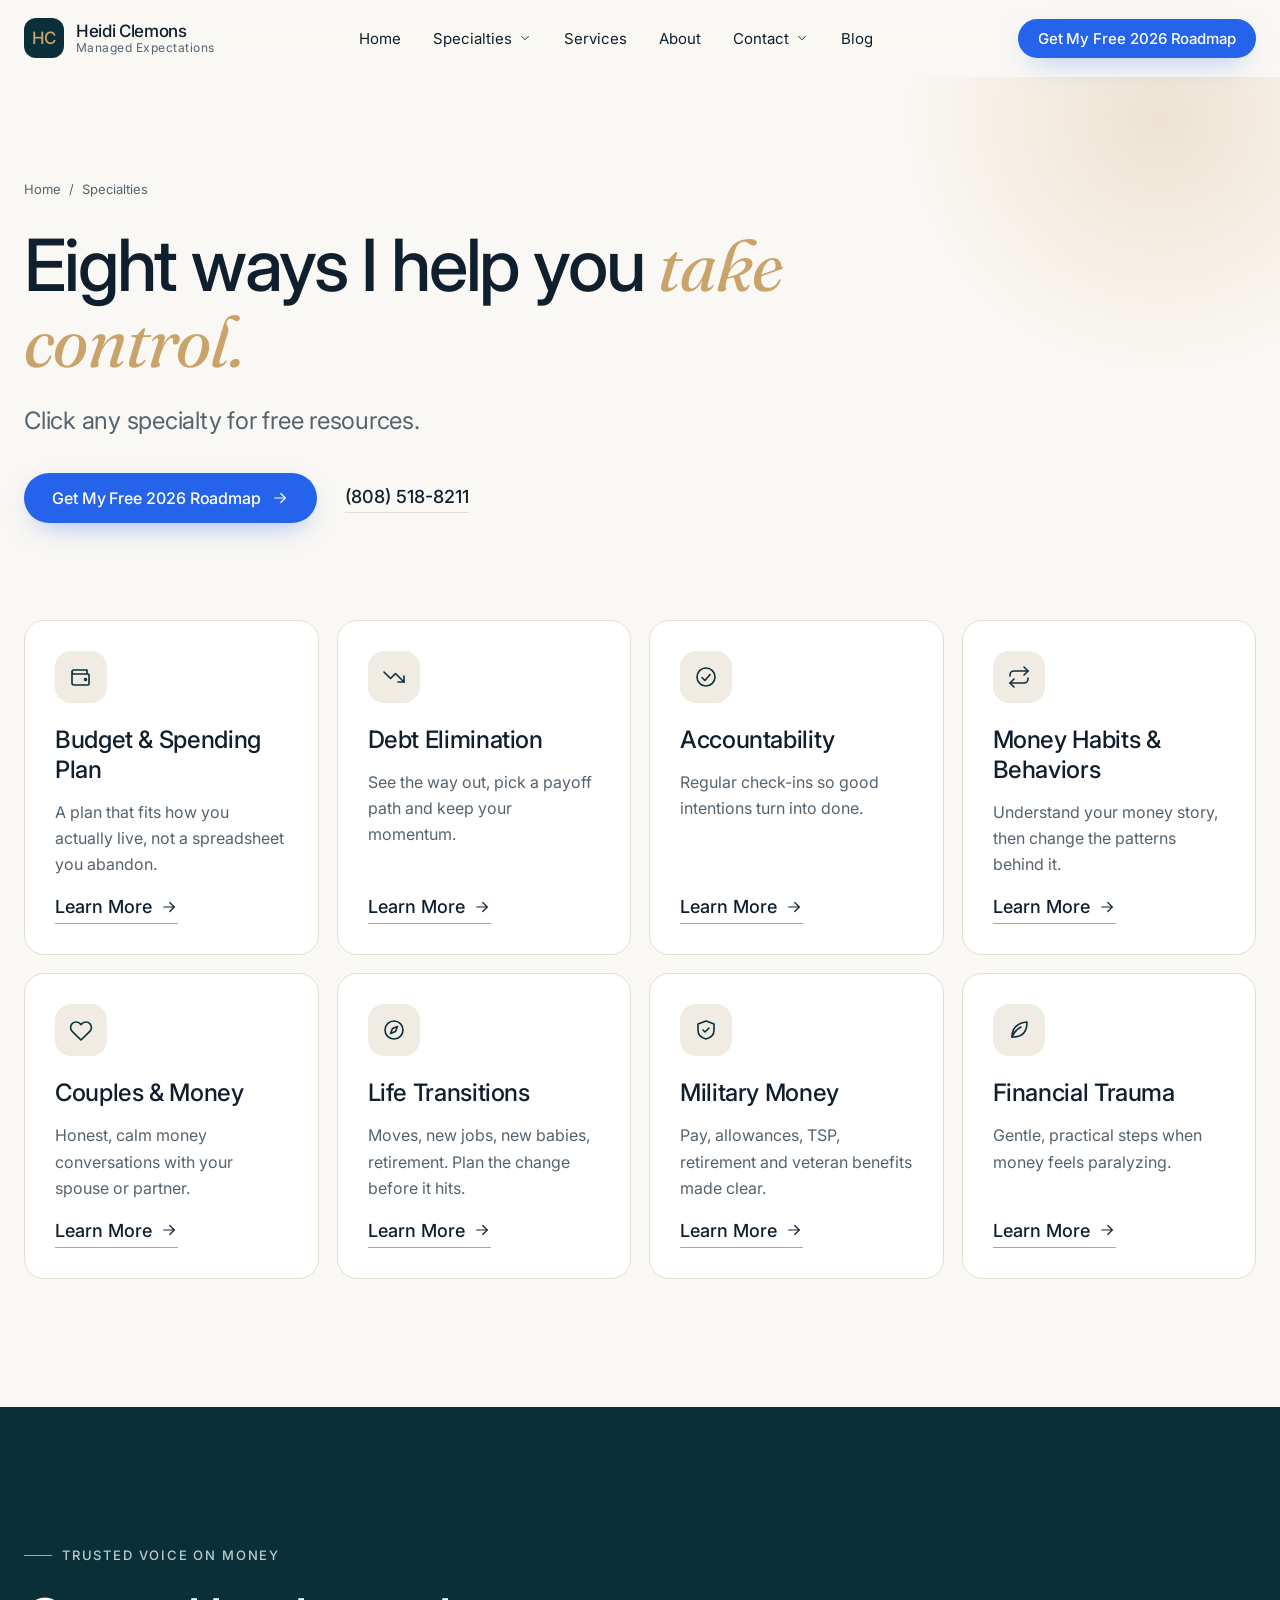
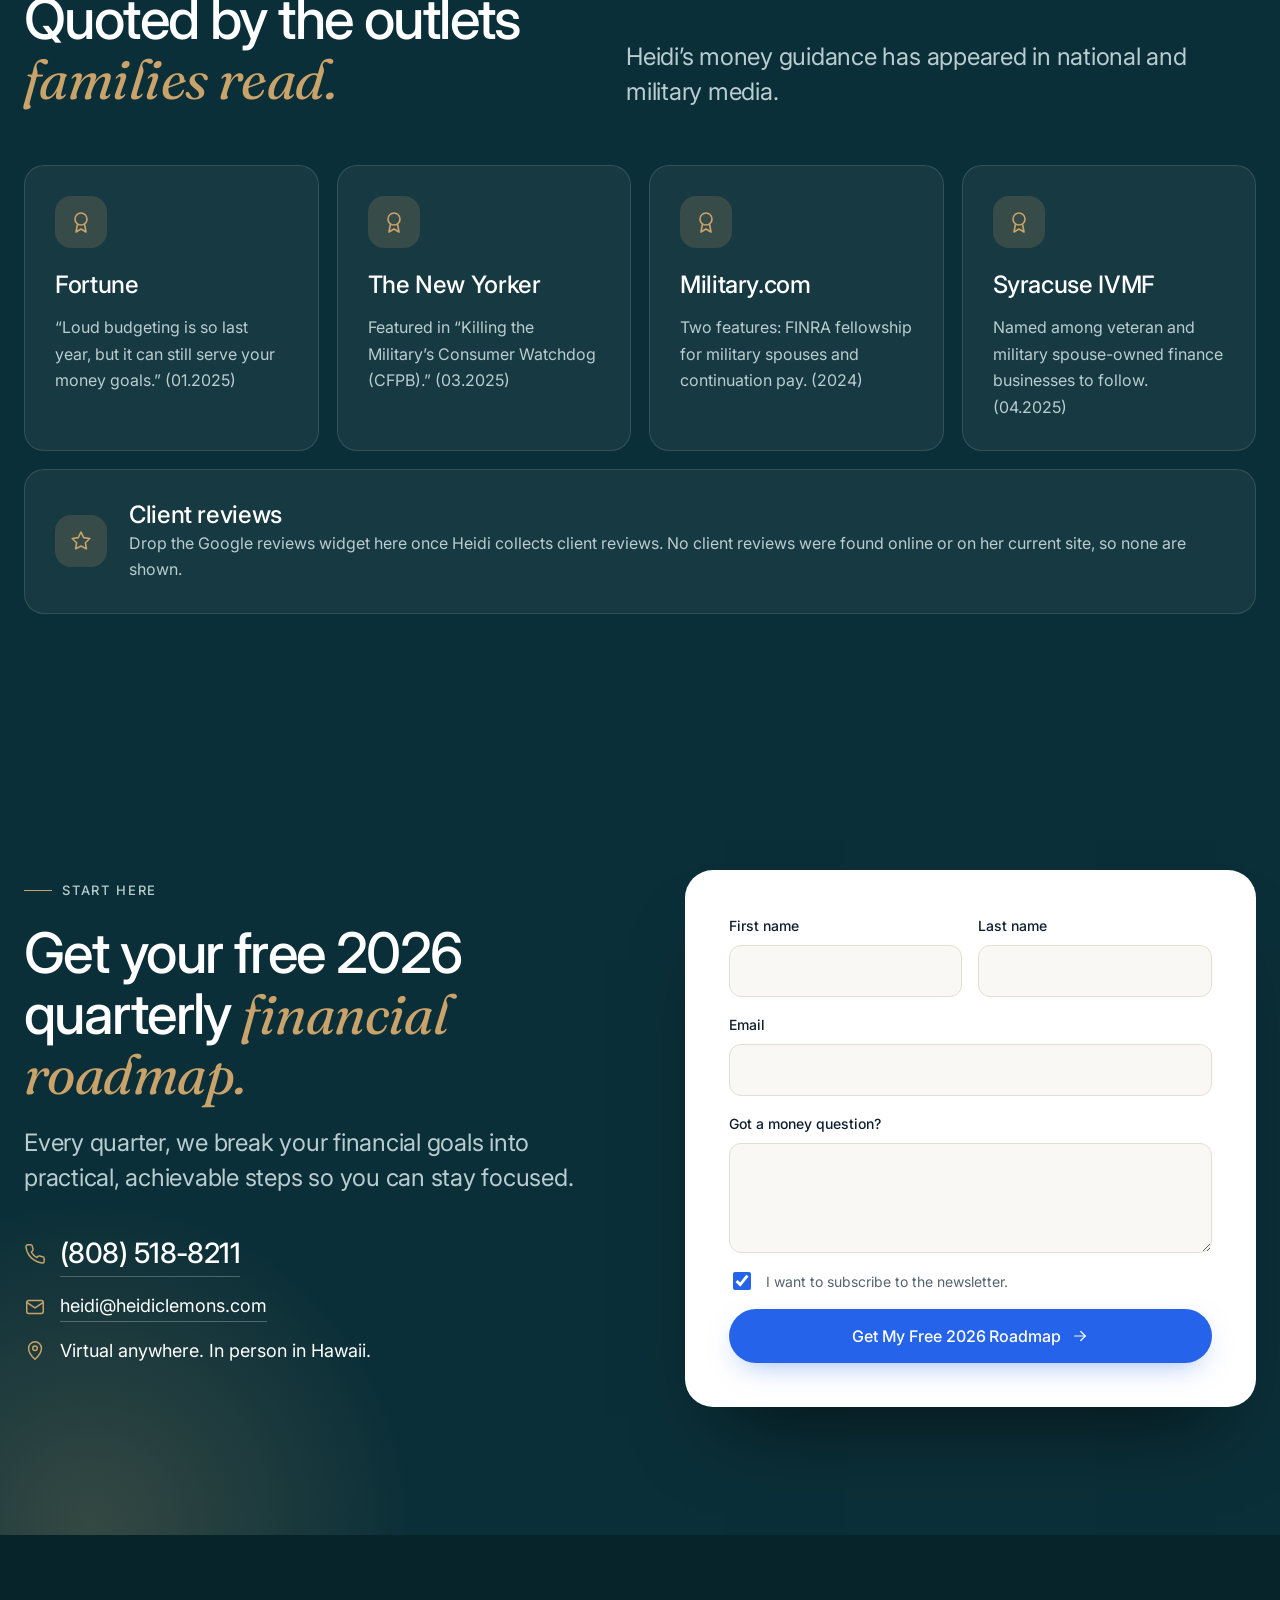
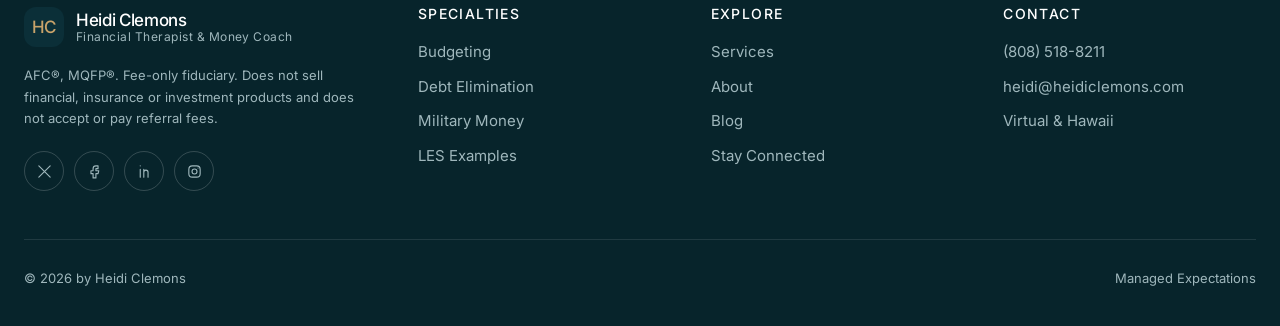
<file: specialties.html>
<!doctype html>
<html lang="en"><head><meta charset="utf-8"><meta name="viewport" content="width=device-width,initial-scale=1">
<meta name="robots" content="noindex,nofollow"><title>Specialties | Heidi Clemons</title><meta name="description" content="Budgeting, debt elimination, couples and money, military money, life transitions and more.">
<link rel="icon" href="data:image/svg+xml,%3Csvg xmlns=%27http://www.w3.org/2000/svg%27 viewBox=%270 0 32 32%27%3E%3Crect width=%2732%27 height=%2732%27 rx=%268%27 fill=%27%230b2f38%27/%3E%3C/svg%3E"><link rel="preconnect" href="https://fonts.googleapis.com"><link rel="preconnect" href="https://fonts.gstatic.com" crossorigin>
<link rel="stylesheet" href="assets/style.css"></head>
<body>
<header class="site-header">
  <div class="wrap nav">
    <a class="logo" href="index.html" aria-label="Managed Expectations home"><span class="logo-mark">HC</span><span class="logo-text"><b>Heidi Clemons</b><span>Managed Expectations</span></span></a>
    <ul class="menu">
      <li><a href="index.html">Home</a></li>
      <li class="has-sub"><button aria-expanded="false">Specialties <svg viewBox="0 0 24 24" fill="none" stroke="currentColor" stroke-width="1.6" stroke-linecap="round" stroke-linejoin="round" aria-hidden="true"><path d="M6 9l6 6 6-6"/></svg></button>
        <ul class="dropdown">
          <li><a href="specialties.html">All Specialties</a></li>
          <li><a href="specialties-budgeting.html">Budgeting / Spending Plan</a></li>
          <li><a href="specialties-debt-elimination.html">Debt Elimination</a></li>
          <li><a href="specialties-military-money.html">Military Money</a></li>
          <li><a href="les.html">LES Examples</a></li>
        </ul></li>
      <li><a href="services.html">Services</a></li>
      <li><a href="about.html">About</a></li>
      <li class="has-sub"><button aria-expanded="false">Contact <svg viewBox="0 0 24 24" fill="none" stroke="currentColor" stroke-width="1.6" stroke-linecap="round" stroke-linejoin="round" aria-hidden="true"><path d="M6 9l6 6 6-6"/></svg></button>
        <ul class="dropdown">
          <li><a href="#connect">Book with Heidi</a></li>
          <li><a href="email.html">Stay Connected with Heidi</a></li>
        </ul></li>
      <li><a href="blog.html">Blog</a></li>
      <li class="mob-cta"><a class="btn" href="#connect">Get My Free 2026 Roadmap</a></li>
    </ul>
    <div class="nav-cta"><a class="btn sm" href="#connect">Get My Free 2026 Roadmap</a><button class="burger" aria-label="Menu" aria-expanded="false"><span></span><span></span></button></div>
  </div>
</header><main>

<section class="page-hero"><div class="wrap">
  <div class="crumbs"><a href="index.html">Home</a> / <span>Specialties</span></div>
  <h1>Eight ways I help you <em class="accent">take control.</em></h1><p class="subhead">Click any specialty for free resources.</p>
  <div class="hero-actions"><a class="btn" href="#connect">Get My Free 2026 Roadmap <svg viewBox="0 0 24 24" fill="none" stroke="currentColor" stroke-width="1.6" stroke-linecap="round" stroke-linejoin="round" aria-hidden="true"><path d="M5 12h14"/><path d="M13 6l6 6-6 6"/></svg></a><a class="phone" href="tel:(808)518-8211">(808) 518-8211</a></div>
</div></section>
<section style="padding-top:20px"><div class="wrap"><div class="grid g4"><a class="card rv" href="specialties-budgeting.html"><div class="icon"><svg viewBox="0 0 24 24" fill="none" stroke="currentColor" stroke-width="1.6" stroke-linecap="round" stroke-linejoin="round" aria-hidden="true"><path d="M3 7a2 2 0 0 1 2-2h13v4"/><path d="M3 7v11a2 2 0 0 0 2 2h14a1 1 0 0 0 1-1v-9a1 1 0 0 0-1-1H5a2 2 0 0 1-2-2"/><circle cx="16.5" cy="14.5" r="1"/></svg></div><h3>Budget & Spending Plan</h3><p>A plan that fits how you actually live, not a spreadsheet you abandon.</p><span class="link">Learn More <svg viewBox="0 0 24 24" fill="none" stroke="currentColor" stroke-width="1.6" stroke-linecap="round" stroke-linejoin="round" aria-hidden="true"><path d="M5 12h14"/><path d="M13 6l6 6-6 6"/></svg></span></a><a class="card rv" href="specialties-debt-elimination.html"><div class="icon"><svg viewBox="0 0 24 24" fill="none" stroke="currentColor" stroke-width="1.6" stroke-linecap="round" stroke-linejoin="round" aria-hidden="true"><path d="M22 17l-8.5-8.5-5 5L2 7"/><path d="M16 17h6v-6"/></svg></div><h3>Debt Elimination</h3><p>See the way out, pick a payoff path and keep your momentum.</p><span class="link">Learn More <svg viewBox="0 0 24 24" fill="none" stroke="currentColor" stroke-width="1.6" stroke-linecap="round" stroke-linejoin="round" aria-hidden="true"><path d="M5 12h14"/><path d="M13 6l6 6-6 6"/></svg></span></a><a class="card rv" href="services.html"><div class="icon"><svg viewBox="0 0 24 24" fill="none" stroke="currentColor" stroke-width="1.6" stroke-linecap="round" stroke-linejoin="round" aria-hidden="true"><circle cx="12" cy="12" r="9"/><path d="M8 12.5l3 3 5-6"/></svg></div><h3>Accountability</h3><p>Regular check-ins so good intentions turn into done.</p><span class="link">Learn More <svg viewBox="0 0 24 24" fill="none" stroke="currentColor" stroke-width="1.6" stroke-linecap="round" stroke-linejoin="round" aria-hidden="true"><path d="M5 12h14"/><path d="M13 6l6 6-6 6"/></svg></span></a><a class="card rv" href="about.html"><div class="icon"><svg viewBox="0 0 24 24" fill="none" stroke="currentColor" stroke-width="1.6" stroke-linecap="round" stroke-linejoin="round" aria-hidden="true"><path d="M17 2l4 4-4 4"/><path d="M3 11v-1a4 4 0 0 1 4-4h14"/><path d="M7 22l-4-4 4-4"/><path d="M21 13v1a4 4 0 0 1-4 4H3"/></svg></div><h3>Money Habits & Behaviors</h3><p>Understand your money story, then change the patterns behind it.</p><span class="link">Learn More <svg viewBox="0 0 24 24" fill="none" stroke="currentColor" stroke-width="1.6" stroke-linecap="round" stroke-linejoin="round" aria-hidden="true"><path d="M5 12h14"/><path d="M13 6l6 6-6 6"/></svg></span></a><a class="card rv" href="services.html"><div class="icon"><svg viewBox="0 0 24 24" fill="none" stroke="currentColor" stroke-width="1.6" stroke-linecap="round" stroke-linejoin="round" aria-hidden="true"><path d="M20.8 5.6a5.5 5.5 0 0 0-7.8 0L12 6.7l-1-1.1a5.5 5.5 0 0 0-7.8 7.8L12 22l8.8-8.6a5.5 5.5 0 0 0 0-7.8z"/></svg></div><h3>Couples & Money</h3><p>Honest, calm money conversations with your spouse or partner.</p><span class="link">Learn More <svg viewBox="0 0 24 24" fill="none" stroke="currentColor" stroke-width="1.6" stroke-linecap="round" stroke-linejoin="round" aria-hidden="true"><path d="M5 12h14"/><path d="M13 6l6 6-6 6"/></svg></span></a><a class="card rv" href="services.html"><div class="icon"><svg viewBox="0 0 24 24" fill="none" stroke="currentColor" stroke-width="1.6" stroke-linecap="round" stroke-linejoin="round" aria-hidden="true"><circle cx="12" cy="12" r="9"/><path d="M15.5 8.5l-2 5-5 2 2-5z"/></svg></div><h3>Life Transitions</h3><p>Moves, new jobs, new babies, retirement. Plan the change before it hits.</p><span class="link">Learn More <svg viewBox="0 0 24 24" fill="none" stroke="currentColor" stroke-width="1.6" stroke-linecap="round" stroke-linejoin="round" aria-hidden="true"><path d="M5 12h14"/><path d="M13 6l6 6-6 6"/></svg></span></a><a class="card rv" href="specialties-military-money.html"><div class="icon"><svg viewBox="0 0 24 24" fill="none" stroke="currentColor" stroke-width="1.6" stroke-linecap="round" stroke-linejoin="round" aria-hidden="true"><path d="M12 3l8 3v6c0 5-3.5 8-8 9-4.5-1-8-4-8-9V6z"/><path d="M9 12l2 2 4-4"/></svg></div><h3>Military Money</h3><p>Pay, allowances, TSP, retirement and veteran benefits made clear.</p><span class="link">Learn More <svg viewBox="0 0 24 24" fill="none" stroke="currentColor" stroke-width="1.6" stroke-linecap="round" stroke-linejoin="round" aria-hidden="true"><path d="M5 12h14"/><path d="M13 6l6 6-6 6"/></svg></span></a><a class="card rv" href="about.html"><div class="icon"><svg viewBox="0 0 24 24" fill="none" stroke="currentColor" stroke-width="1.6" stroke-linecap="round" stroke-linejoin="round" aria-hidden="true"><path d="M5 19c0-9 5-14 15-15 0 10-5 15-14 15"/><path d="M5 19c2-5 5-8 9-10"/></svg></div><h3>Financial Trauma</h3><p>Gentle, practical steps when money feels paralyzing.</p><span class="link">Learn More <svg viewBox="0 0 24 24" fill="none" stroke="currentColor" stroke-width="1.6" stroke-linecap="round" stroke-linejoin="round" aria-hidden="true"><path d="M5 12h14"/><path d="M13 6l6 6-6 6"/></svg></span></a></div></div></section>

<section class="dark" id="proof">
  <div class="wrap">
    <div class="head rv"><div><span class="eyebrow">Trusted voice on money</span><h2>Quoted by the outlets <em class="accent">families read.</em></h2></div>
    <p class="subhead">Heidi’s money guidance has appeared in national and military media.</p></div>
    <div class="grid g4 rv" style="margin-bottom:18px">
      <div class="card"><div class="icon"><svg viewBox="0 0 24 24" fill="none" stroke="currentColor" stroke-width="1.6" stroke-linecap="round" stroke-linejoin="round" aria-hidden="true"><circle cx="12" cy="9" r="6"/><path d="M8.5 14L7 22l5-3 5 3-1.5-8"/></svg></div><h3>Fortune</h3><p>“Loud budgeting is so last year, but it can still serve your money goals.” (01.2025)</p></div>
      <div class="card"><div class="icon"><svg viewBox="0 0 24 24" fill="none" stroke="currentColor" stroke-width="1.6" stroke-linecap="round" stroke-linejoin="round" aria-hidden="true"><circle cx="12" cy="9" r="6"/><path d="M8.5 14L7 22l5-3 5 3-1.5-8"/></svg></div><h3>The New Yorker</h3><p>Featured in “Killing the Military’s Consumer Watchdog (CFPB).” (03.2025)</p></div>
      <div class="card"><div class="icon"><svg viewBox="0 0 24 24" fill="none" stroke="currentColor" stroke-width="1.6" stroke-linecap="round" stroke-linejoin="round" aria-hidden="true"><circle cx="12" cy="9" r="6"/><path d="M8.5 14L7 22l5-3 5 3-1.5-8"/></svg></div><h3>Military.com</h3><p>Two features: FINRA fellowship for military spouses and continuation pay. (2024)</p></div>
      <div class="card"><div class="icon"><svg viewBox="0 0 24 24" fill="none" stroke="currentColor" stroke-width="1.6" stroke-linecap="round" stroke-linejoin="round" aria-hidden="true"><circle cx="12" cy="9" r="6"/><path d="M8.5 14L7 22l5-3 5 3-1.5-8"/></svg></div><h3>Syracuse IVMF</h3><p>Named among veteran and military spouse-owned finance businesses to follow. (04.2025)</p></div>
    </div>
    <div class="card rv" style="flex-direction:row;align-items:center;gap:22px;flex-wrap:wrap" data-review-slot>
      <div class="icon" style="margin:0"><svg viewBox="0 0 24 24" fill="none" stroke="currentColor" stroke-width="1.6" stroke-linecap="round" stroke-linejoin="round" aria-hidden="true"><path d="M12 3l2.7 5.6 6.1.9-4.4 4.3 1 6.1L12 17l-5.4 2.9 1-6.1L3.2 9.5l6.1-.9z"/></svg></div>
      <div style="flex:1;min-width:240px"><h3>Client reviews</h3><p>Drop the Google reviews widget here once Heidi collects client reviews. No client reviews were found online or on her current site, so none are shown.</p></div>
    </div>
  </div>
</section></main>
<section class="connect" id="connect">
  <div class="wrap connect-grid">
    <div class="rv">
      <span class="eyebrow" style="color:#b9ccd0">Start here</span>
      <h2>Get your free 2026 quarterly <em class="accent">financial roadmap.</em></h2>
      <p class="subhead" style="color:#b9ccd0">Every quarter, we break your financial goals into practical, achievable steps so you can stay focused.</p>
      <div class="contact-lines">
        <div><svg viewBox="0 0 24 24" fill="none" stroke="currentColor" stroke-width="1.6" stroke-linecap="round" stroke-linejoin="round" aria-hidden="true"><path d="M22 16.9v3a2 2 0 0 1-2.2 2 19.8 19.8 0 0 1-8.6-3.1 19.5 19.5 0 0 1-6-6A19.8 19.8 0 0 1 2.1 4.2 2 2 0 0 1 4.1 2h3a2 2 0 0 1 2 1.7c.1 1 .4 1.9.7 2.8a2 2 0 0 1-.5 2.1L8 9.9a16 16 0 0 0 6 6l1.3-1.3a2 2 0 0 1 2.1-.4c.9.3 1.8.6 2.8.7a2 2 0 0 1 1.7 2z"/></svg><a class="big" href="tel:(808)518-8211">(808) 518-8211</a></div>
        <div><svg viewBox="0 0 24 24" fill="none" stroke="currentColor" stroke-width="1.6" stroke-linecap="round" stroke-linejoin="round" aria-hidden="true"><rect x="3" y="5" width="18" height="14" rx="2"/><path d="M3 7l9 6 9-6"/></svg><a href="mailto:heidi@heidiclemons.com">heidi@heidiclemons.com</a></div>
        <div><svg viewBox="0 0 24 24" fill="none" stroke="currentColor" stroke-width="1.6" stroke-linecap="round" stroke-linejoin="round" aria-hidden="true"><path d="M12 21s7-6 7-12a7 7 0 0 0-14 0c0 6 7 12 7 12z"/><circle cx="12" cy="9" r="2.5"/></svg><span>Virtual anywhere. In person in Hawaii.</span></div>
      </div>
    </div>
    <form class="form rv" novalidate>
      <div class="row"><label>First name<input type="text" name="first" required autocomplete="given-name"></label><label>Last name<input type="text" name="last" required autocomplete="family-name"></label></div>
      <label>Email<input type="email" name="email" required autocomplete="email"></label>
      <label>Got a money question?<textarea name="q"></textarea></label>
      <label class="check"><input type="checkbox" name="sub" checked> I want to subscribe to the newsletter.</label>
      <button class="btn" type="submit">Get My Free 2026 Roadmap <svg viewBox="0 0 24 24" fill="none" stroke="currentColor" stroke-width="1.6" stroke-linecap="round" stroke-linejoin="round" aria-hidden="true"><path d="M5 12h14"/><path d="M13 6l6 6-6 6"/></svg></button>
      <div class="ok"><h3>Thank you.</h3><p>Heidi will be in touch. Prefer to talk now? Call <a class="phone" href="tel:(808)518-8211">(808) 518-8211</a>.</p></div>
    </form>
  </div>
</section>
<footer class="footer">
  <div class="wrap">
    <div class="f-grid">
      <div><a class="logo" href="index.html"><span class="logo-mark">HC</span><span class="logo-text"><b>Heidi Clemons</b><span>Financial Therapist &amp; Money Coach</span></span></a>
        <p class="disclaimer">AFC®, MQFP®. Fee-only fiduciary. Does not sell financial, insurance or investment products and does not accept or pay referral fees.</p>
        <div class="social"><a href="#" aria-label="X"><svg viewBox="0 0 24 24" fill="none" stroke="currentColor" stroke-width="1.6" stroke-linecap="round" stroke-linejoin="round"><path d="M4 4l16 16M20 4L4 20"/></svg></a><a href="#" aria-label="Facebook"><svg viewBox="0 0 24 24" fill="none" stroke="currentColor" stroke-width="1.6" stroke-linecap="round" stroke-linejoin="round"><path d="M14 8h3V4h-3a4 4 0 0 0-4 4v3H7v4h3v6h4v-6h3l1-4h-4V8z"/></svg></a><a href="#" aria-label="LinkedIn"><svg viewBox="0 0 24 24" fill="none" stroke="currentColor" stroke-width="1.6" stroke-linecap="round" stroke-linejoin="round"><path d="M6 9v11M6 4v.01M11 20v-7a3 3 0 0 1 6 0v7M11 9v11"/></svg></a><a href="#" aria-label="Instagram"><svg viewBox="0 0 24 24" fill="none" stroke="currentColor" stroke-width="1.6" stroke-linecap="round" stroke-linejoin="round"><rect x="4" y="4" width="16" height="16" rx="5"/><circle cx="12" cy="12" r="3.5"/><path d="M17 7v.01"/></svg></a></div></div>
      <div><h4>Specialties</h4><ul><li><a href="specialties-budgeting.html">Budgeting</a></li><li><a href="specialties-debt-elimination.html">Debt Elimination</a></li><li><a href="specialties-military-money.html">Military Money</a></li><li><a href="les.html">LES Examples</a></li></ul></div>
      <div><h4>Explore</h4><ul><li><a href="services.html">Services</a></li><li><a href="about.html">About</a></li><li><a href="blog.html">Blog</a></li><li><a href="email.html">Stay Connected</a></li></ul></div>
      <div><h4>Contact</h4><ul><li><a href="tel:(808)518-8211">(808) 518-8211</a></li><li><a href="mailto:heidi@heidiclemons.com">heidi@heidiclemons.com</a></li><li>Virtual &amp; Hawaii</li></ul></div>
    </div>
    <div class="f-bottom"><span>© 2026 by Heidi Clemons</span><span>Managed Expectations</span></div>
  </div>
</footer><script src="assets/site.js"></script></body></html>
</file>
<file: assets/style.css>
@import url('https://fonts.googleapis.com/css2?family=Inter:wght@300..700&family=Fraunces:ital,opsz,wght@1,9..144,400&display=swap');

:root {
  --bg: #faf8f4;
  --surface: #ffffff;
  --sand: #f1ece3;
  --ink: #0f1f2e;
  --muted: #55636f;
  --line: #e4ded2;
  --deep: #0b2f38;
  --deep-2: #12414c;
  --accent: #c9a36a;
  --accent-soft: #e9d9bd;
  --cta: #2563eb;
  --cta-hover: #1d4ed8;
  --radius: 20px;
  --max: 1240px;
  --font: 'Inter Variable', 'Inter', system-ui, -apple-system, 'Segoe UI', sans-serif;
  --serif: 'Fraunces', Georgia, serif;
}

*, *::before, *::after { box-sizing: border-box; }
html { scroll-behavior: smooth; scroll-padding-top: 96px; }
body {
  margin: 0; background: var(--bg); color: var(--ink);
  font-family: var(--font); font-weight: 400; font-size: 18px; line-height: 1.65;
  -webkit-font-smoothing: antialiased;
}
img, svg { max-width: 100%; display: block; }
a { color: inherit; }
p { margin: 0 0 1.1em; }

h1, h2, h3, h4 { font-weight: 500; margin: 0; letter-spacing: -0.03em; line-height: 1.05; }
h1 { font-size: clamp(44px, 7.2vw, 80px); }
h2 { font-size: clamp(34px, 4.6vw, 56px); letter-spacing: -0.028em; line-height: 1.08; }
h3 { font-size: 24px; letter-spacing: -0.015em; line-height: 1.25; }
em.accent { font-family: var(--serif); font-style: italic; font-weight: 400; letter-spacing: -0.01em; color: var(--accent); }
.dark em.accent { color: var(--accent); }
.subhead { font-size: 24px; line-height: 1.45; color: var(--muted); letter-spacing: -0.01em; }
.small { font-size: 13px; }
.eyebrow {
  display: inline-flex; align-items: center; gap: 10px;
  font-size: 13px; font-weight: 500; letter-spacing: .14em; text-transform: uppercase; color: var(--muted);
  margin-bottom: 22px;
}
.eyebrow::before { content: ''; width: 28px; height: 1px; background: var(--accent); }

.wrap { width: min(var(--max), 100% - 48px); margin-inline: auto; }
section { padding: clamp(72px, 10vw, 140px) 0; }
.dark { background: var(--deep); color: #eaf1f2; }
.dark .subhead, .dark .eyebrow, .dark p { color: #b9ccd0; }
.dark h2, .dark h3, .dark h1 { color: #fff; }
.tint { background: var(--sand); }

/* Buttons: one primary CTA colour (blue). Light variant on dark. */
.btn {
  display: inline-flex; align-items: center; justify-content: center; gap: 10px;
  padding: 16px 28px; border-radius: 999px; border: 0; cursor: pointer;
  font: 500 16px/1 var(--font); text-decoration: none; letter-spacing: -0.005em;
  background: var(--cta); color: #fff; transition: background .2s, transform .2s, box-shadow .2s;
  box-shadow: 0 10px 30px -12px rgba(37,99,235,.55);
}
.btn:hover { background: var(--cta-hover); transform: translateY(-2px); }
.btn svg { width: 18px; height: 18px; }
.btn.light { background: #fff; color: var(--deep); box-shadow: 0 10px 30px -12px rgba(0,0,0,.4); }
.btn.light:hover { background: #f3f6f7; }
.btn.sm { padding: 12px 20px; font-size: 15px; }
.link {
  display: inline-flex; gap: 8px; align-items: center; font-weight: 500; text-decoration: none;
  border-bottom: 1px solid var(--accent); padding-bottom: 2px;
}
.link:hover { border-color: var(--ink); }
.link svg { width: 18px; height: 18px; }
.phone { font-weight: 500; text-decoration: none; border-bottom: 1px solid var(--line); }
.phone:hover { border-color: var(--ink); }

/* Header */
.site-header {
  position: sticky; top: 0; z-index: 50;
  background: rgba(250,248,244,.86); backdrop-filter: saturate(1.4) blur(14px);
  border-bottom: 1px solid transparent; transition: border-color .25s, box-shadow .25s;
}
.site-header.scrolled { border-color: var(--line); box-shadow: 0 8px 30px -22px rgba(15,31,46,.4); }
.nav { display: flex; align-items: center; justify-content: space-between; height: 76px; gap: 24px; }
.logo { display: flex; align-items: center; gap: 12px; text-decoration: none; }
.logo-mark {
  width: 40px; height: 40px; border-radius: 12px; background: var(--deep); color: var(--accent);
  display: grid; place-items: center; font: 500 17px/1 var(--font); letter-spacing: -0.04em;
}
.logo-text { display: flex; flex-direction: column; line-height: 1.1; }
.logo-text b { font-weight: 500; font-size: 17px; letter-spacing: -0.02em; }
.logo-text span { font-size: 12px; color: var(--muted); letter-spacing: .04em; }
.menu { display: flex; align-items: center; gap: 4px; list-style: none; margin: 0; padding: 0; }
.menu > li { position: relative; }
.menu > li > a, .menu > li > button {
  display: inline-flex; align-items: center; gap: 6px; padding: 10px 14px; border-radius: 10px;
  font: 400 15px/1 var(--font); color: var(--ink); text-decoration: none; background: none; border: 0; cursor: pointer;
}
.menu > li > a:hover, .menu > li > button:hover, .menu a.active { background: var(--sand); }
.menu svg { width: 14px; height: 14px; transition: transform .2s; }
.dropdown {
  position: absolute; top: 100%; left: 0; min-width: 240px; padding: 8px; list-style: none; margin: 8px 0 0;
  background: #fff; border: 1px solid var(--line); border-radius: 16px;
  box-shadow: 0 30px 60px -30px rgba(15,31,46,.35);
  opacity: 0; visibility: hidden; transform: translateY(6px); transition: .18s;
}
.has-sub:hover .dropdown, .has-sub:focus-within .dropdown, .has-sub.open .dropdown { opacity: 1; visibility: visible; transform: none; }
.dropdown a { display: block; padding: 11px 14px; border-radius: 10px; font-size: 15px; text-decoration: none; }
.dropdown a:hover { background: var(--sand); }
.nav-cta { display: flex; align-items: center; gap: 12px; }
.burger { display: none; width: 44px; height: 44px; border-radius: 12px; border: 1px solid var(--line); background: #fff; cursor: pointer; }
.burger span { display: block; width: 18px; height: 1.5px; background: var(--ink); margin: 5px auto; transition: .2s; }

/* Hero */
.hero { padding: clamp(48px, 7vw, 96px) 0 clamp(72px, 9vw, 130px); position: relative; overflow: hidden; }
.hero::before {
  content: ''; position: absolute; width: 780px; height: 780px; right: -240px; top: -260px; border-radius: 50%;
  background: radial-gradient(circle, rgba(201,163,106,.28), transparent 65%); pointer-events: none;
}
.hero-grid { display: grid; grid-template-columns: 1.15fr .85fr; gap: 64px; align-items: center; position: relative; }
.hero h1 { margin-bottom: 28px; }
.hero .subhead { max-width: 34ch; margin-bottom: 36px; }
.hero-actions { display: flex; flex-wrap: wrap; align-items: center; gap: 22px 28px; }
.benefits { list-style: none; padding: 0; margin: 40px 0 0; display: flex; flex-wrap: wrap; gap: 12px 28px; font-size: 16px; color: var(--muted); }
.benefits li { display: flex; align-items: center; gap: 8px; }
.benefits svg { width: 18px; height: 18px; color: var(--accent); flex: none; }

.road-card {
  background: var(--deep); color: #fff; border-radius: 28px; padding: 36px; position: relative;
  box-shadow: 0 50px 80px -40px rgba(11,47,56,.7);
}
.road-card .tag { font-size: 13px; letter-spacing: .12em; text-transform: uppercase; color: var(--accent); }
.road-card h3 { margin: 10px 0 28px; font-size: 28px; color: #fff; }
.road { position: relative; display: grid; gap: 22px; padding-left: 34px; }
.road::before { content: ''; position: absolute; left: 7px; top: 8px; bottom: 8px; width: 1px; background: linear-gradient(var(--accent), rgba(201,163,106,.15)); }
.stop { position: relative; }
.stop::before { content: ''; position: absolute; left: -34px; top: 5px; width: 15px; height: 15px; border-radius: 50%; background: var(--deep); border: 2px solid var(--accent); }
.stop b { display: block; font-weight: 500; font-size: 17px; }
.stop span { font-size: 14px; color: #a9c0c5; }
.chip {
  position: absolute; right: -14px; bottom: -22px; background: #fff; color: var(--ink); padding: 14px 18px; border-radius: 16px;
  box-shadow: 0 20px 40px -20px rgba(0,0,0,.4); display: flex; gap: 12px; align-items: center; font-size: 14px; line-height: 1.3;
}
.chip svg { width: 28px; height: 28px; color: var(--accent); }

/* Trust strip */
.strip { padding: 0; border-block: 1px solid var(--line); background: var(--surface); }
.strip-in { display: flex; flex-wrap: wrap; justify-content: space-between; gap: 18px 36px; padding: 28px 0; font-size: 15px; color: var(--muted); }
.strip-in div { display: flex; align-items: center; gap: 10px; }
.strip-in svg { width: 20px; height: 20px; color: var(--accent); }
.strip-in b { color: var(--ink); font-weight: 500; }

/* Section heads */
.head { display: flex; justify-content: space-between; align-items: flex-end; gap: 40px; margin-bottom: 56px; flex-wrap: wrap; }
.head .subhead { max-width: 42ch; margin: 0; }
.head h2 { max-width: 16ch; }

/* Cards */
.grid { display: grid; gap: 18px; }
.g4 { grid-template-columns: repeat(4, 1fr); }
.g3 { grid-template-columns: repeat(3, 1fr); }
.g2 { grid-template-columns: repeat(2, 1fr); }
.card {
  background: var(--surface); border: 1px solid var(--line); border-radius: var(--radius); padding: 30px;
  text-decoration: none; display: flex; flex-direction: column; gap: 14px; transition: transform .25s, box-shadow .25s, border-color .25s;
}
a.card:hover { transform: translateY(-5px); box-shadow: 0 30px 50px -34px rgba(15,31,46,.4); border-color: var(--accent-soft); }
.card p { margin: 0; color: var(--muted); font-size: 16px; }
.icon {
  width: 52px; height: 52px; border-radius: 16px; background: var(--sand); color: var(--deep);
  display: grid; place-items: center; margin-bottom: 8px;
}
.icon svg { width: 24px; height: 24px; }
.dark .card { background: rgba(255,255,255,.05); border-color: rgba(255,255,255,.12); }
.dark .icon { background: rgba(201,163,106,.18); color: var(--accent); }
.card .link { margin-top: auto; align-self: flex-start; }

/* Split */
.split { display: grid; grid-template-columns: 1fr 1fr; gap: clamp(40px, 7vw, 110px); align-items: center; }
.portrait {
  aspect-ratio: 4/5; border-radius: 28px; position: relative; overflow: hidden;
  background: linear-gradient(160deg, var(--deep-2), var(--deep));
  display: grid; place-items: center; color: var(--accent);
}
.portrait::before { content: ''; position: absolute; inset: 0; background: radial-gradient(circle at 70% 20%, rgba(201,163,106,.35), transparent 55%); }
.portrait .initials { font: 400 clamp(90px, 14vw, 180px)/1 var(--serif); font-style: italic; position: relative; }
.portrait small { position: absolute; left: 24px; bottom: 22px; color: #a9c0c5; font-size: 13px; letter-spacing: .08em; text-transform: uppercase; }
.checks { list-style: none; padding: 0; margin: 28px 0 36px; display: grid; gap: 14px; }
.checks li { display: flex; gap: 14px; align-items: flex-start; }
.checks svg { width: 22px; height: 22px; color: var(--accent); flex: none; margin-top: 3px; }

/* Steps (real sequence: plain numerals allowed) */
.steps { display: grid; grid-template-columns: repeat(3, 1fr); gap: 18px; counter-reset: s; }
.step { background: var(--surface); border: 1px solid var(--line); border-radius: var(--radius); padding: 30px; }
.step .n { display: inline-block; font-size: 13px; font-weight: 500; letter-spacing: .1em; text-transform: uppercase; color: var(--deep); background: var(--accent-soft); padding: 6px 12px; border-radius: 999px; margin-bottom: 18px; }
.step p { color: var(--muted); font-size: 16px; margin: 10px 0 0; }

/* Press list */
.press { border-top: 1px solid var(--line); }
.press a {
  display: grid; grid-template-columns: 200px 1fr 90px; gap: 24px; align-items: baseline;
  padding: 22px 6px; border-bottom: 1px solid var(--line); text-decoration: none; transition: padding .25s, background .25s;
}
.press a:hover { padding-left: 18px; background: rgba(255,255,255,.6); }
.press .pub { font-size: 13px; letter-spacing: .1em; text-transform: uppercase; color: var(--muted); }
.press .ttl { font-size: 20px; letter-spacing: -0.012em; }
.press .dt { text-align: right; font-size: 14px; color: var(--muted); }

/* FAQ */
.faq { max-width: 860px; }
.faq details { border-bottom: 1px solid var(--line); padding: 4px 0; }
.faq summary {
  list-style: none; cursor: pointer; padding: 24px 0; font-size: 22px; font-weight: 500; letter-spacing: -0.015em;
  display: flex; justify-content: space-between; align-items: center; gap: 20px;
}
.faq summary::-webkit-details-marker { display: none; }
.faq summary::after { content: '+'; font-size: 28px; font-weight: 300; color: var(--accent); transition: transform .2s; }
.faq details[open] summary::after { transform: rotate(45deg); }
.faq details p { color: var(--muted); padding-bottom: 24px; margin: 0; max-width: 62ch; }

/* Page hero (inner pages) */
.page-hero { padding: clamp(56px, 8vw, 110px) 0 clamp(40px, 6vw, 80px); position: relative; overflow: hidden; }
.page-hero::after {
  content: ''; position: absolute; width: 560px; height: 560px; right: -160px; top: -240px; border-radius: 50%;
  background: radial-gradient(circle, rgba(201,163,106,.25), transparent 65%);
}
.page-hero h1 { font-size: clamp(42px, 6.2vw, 72px); max-width: 17ch; margin-bottom: 24px; }
.page-hero .subhead { max-width: 40ch; margin-bottom: 34px; }
.crumbs { font-size: 13px; color: var(--muted); margin-bottom: 26px; display: flex; gap: 8px; }
.crumbs a { text-decoration: none; }
.crumbs a:hover { text-decoration: underline; }

/* Resource lists */
.res { display: grid; gap: 12px; grid-template-columns: repeat(2, 1fr); }
.res a {
  display: flex; justify-content: space-between; gap: 16px; align-items: flex-start; padding: 22px 24px; border-radius: 16px;
  background: var(--surface); border: 1px solid var(--line); text-decoration: none; transition: .2s;
}
.res a:hover { border-color: var(--accent); transform: translateY(-3px); }
.res b { font-weight: 500; display: block; font-size: 18px; letter-spacing: -0.01em; }
.res span { font-size: 15px; color: var(--muted); display: block; margin-top: 4px; }
.res svg { width: 18px; height: 18px; flex: none; margin-top: 5px; color: var(--accent); }
.subtitle { font-size: 13px; letter-spacing: .12em; text-transform: uppercase; color: var(--muted); margin: 48px 0 18px; font-weight: 500; }
.quote { font-size: clamp(28px, 3.6vw, 44px); line-height: 1.25; letter-spacing: -0.025em; font-weight: 500; max-width: 24ch; }

/* Blog */
.post { display: grid; grid-template-columns: 150px 1fr auto; gap: 28px; align-items: start; padding: 30px 0; border-bottom: 1px solid var(--line); text-decoration: none; }
.post:first-child { border-top: 1px solid var(--line); }
.post time { font-size: 14px; color: var(--muted); padding-top: 6px; }
.post h3 { font-size: 26px; margin-bottom: 8px; }
.post p { margin: 0; color: var(--muted); font-size: 16px; max-width: 62ch; }
.post svg { width: 22px; height: 22px; color: var(--accent); margin-top: 6px; transition: transform .2s; }
.post:hover svg { transform: translate(4px, -4px); }
.post:hover h3 { text-decoration: underline; text-decoration-color: var(--accent); text-underline-offset: 6px; }

/* PDF cards */
.pdf { align-items: flex-start; }

/* Bottom form */
.connect { background: var(--deep); color: #fff; position: relative; overflow: hidden; }
.connect::before { content: ''; position: absolute; width: 700px; height: 700px; left: -260px; bottom: -340px; border-radius: 50%; background: radial-gradient(circle, rgba(201,163,106,.22), transparent 65%); }
.connect-grid { display: grid; grid-template-columns: 1fr 1fr; gap: clamp(40px, 7vw, 100px); align-items: start; position: relative; }
.connect h2 { color: #fff; margin-bottom: 22px; }
.connect p { color: #b9ccd0; }
.contact-lines { display: grid; gap: 14px; margin-top: 34px; }
.contact-lines div { display: flex; gap: 14px; align-items: center; }
.contact-lines svg { width: 22px; height: 22px; color: var(--accent); flex: none; }
.contact-lines a { color: #fff; text-decoration: none; border-bottom: 1px solid rgba(255,255,255,.25); }
.contact-lines .big { font-size: 28px; font-weight: 500; letter-spacing: -0.02em; }
.form { background: #fff; color: var(--ink); border-radius: 28px; padding: clamp(26px, 4vw, 44px); display: grid; gap: 16px; box-shadow: 0 50px 80px -40px rgba(0,0,0,.6); }
.form .row { display: grid; grid-template-columns: 1fr 1fr; gap: 16px; }
.form label { display: grid; gap: 8px; font-size: 14px; font-weight: 500; }
.form input[type=text], .form input[type=email], .form textarea {
  font: 400 16px var(--font); padding: 15px 16px; border-radius: 12px; border: 1px solid var(--line); background: var(--bg); color: var(--ink); outline: none; transition: .2s; width: 100%;
}
.form textarea { min-height: 110px; resize: vertical; }
.form input:focus, .form textarea:focus { border-color: var(--cta); box-shadow: 0 0 0 4px rgba(37,99,235,.14); background: #fff; }
.form .check { display: flex; flex-direction: row; gap: 12px; align-items: center; font-weight: 400; color: var(--muted); }
.form .check input { width: 18px; height: 18px; accent-color: var(--cta); }
.form .btn { width: 100%; padding: 18px; }
.form .ok { display: none; text-align: center; padding: 20px 0; }
.form.sent > :not(.ok) { display: none; }
.form.sent .ok { display: block; }

/* Footer */
.footer { background: #07242b; color: #9fb7bc; padding: 72px 0 36px; font-size: 15px; }
.f-grid { display: grid; grid-template-columns: 1.4fr 1fr 1fr 1fr; gap: 40px; padding-bottom: 48px; border-bottom: 1px solid rgba(255,255,255,.1); }
.footer h4 { color: #fff; font-size: 14px; font-weight: 500; letter-spacing: .1em; text-transform: uppercase; margin-bottom: 18px; }
.footer ul { list-style: none; padding: 0; margin: 0; display: grid; gap: 10px; }
.footer a { text-decoration: none; }
.footer a:hover { color: #fff; }
.footer .logo-text b { color: #fff; }
.footer .logo-text span { color: #9fb7bc; }
.f-bottom { display: flex; justify-content: space-between; flex-wrap: wrap; gap: 14px; padding-top: 28px; font-size: 13px; }
.social { display: flex; gap: 10px; margin-top: 22px; }
.social a { width: 40px; height: 40px; border: 1px solid rgba(255,255,255,.18); border-radius: 50%; display: grid; place-items: center; }
.social svg { width: 17px; height: 17px; }
.disclaimer { max-width: 62ch; margin-top: 18px; font-size: 13px; }

/* Reveal */
.js .rv { opacity: 0; transform: translateY(22px); transition: opacity .8s cubic-bezier(.2,.7,.2,1), transform .8s cubic-bezier(.2,.7,.2,1); }
.js .rv.in { opacity: 1; transform: none; }
@media (prefers-reduced-motion: reduce) { .rv { opacity: 1; transform: none; transition: none; } html { scroll-behavior: auto; } }

/* Responsive */
@media (max-width: 1040px) {
  .g4 { grid-template-columns: repeat(2, 1fr); }
  .hero-grid, .split, .connect-grid { grid-template-columns: 1fr; }
  .road-card { max-width: 520px; }
  .f-grid { grid-template-columns: 1fr 1fr; }
  .steps, .g3 { grid-template-columns: 1fr; }
}
@media (max-width: 920px) {
  .burger { display: block; }
  .nav-cta .btn { display: none; }
  .menu {
    position: fixed; inset: 76px 0 0 0; background: var(--bg); flex-direction: column; align-items: stretch; gap: 0;
    padding: 20px 24px 40px; overflow-y: auto; display: none;
  }
  .menu.open { display: flex; }
  .menu > li { border-bottom: 1px solid var(--line); }
  .menu > li > a, .menu > li > button { width: 100%; justify-content: space-between; padding: 20px 4px; font-size: 20px; border-radius: 0; }
  .dropdown { position: static; opacity: 1; visibility: visible; transform: none; box-shadow: none; border: 0; margin: 0; padding: 0 0 12px 12px; display: none; background: none; }
  .has-sub:hover .dropdown, .has-sub:focus-within .dropdown { display: none; opacity: 1; }
  .has-sub.open .dropdown { display: block; }
  .has-sub.open > button svg { transform: rotate(180deg); }
  .menu .mob-cta { display: block; border: 0; padding-top: 24px; }
  .menu .mob-cta .btn { width: 100%; }
}
.mob-cta { display: none; }
@media (max-width: 720px) {
  body { font-size: 17px; }
  .subhead { font-size: 20px; }
  .g4, .g2, .res { grid-template-columns: 1fr; }
  .press a { grid-template-columns: 1fr; gap: 6px; }
  .press .dt { text-align: left; }
  .post { grid-template-columns: 1fr; gap: 8px; }
  .post svg { display: none; }
  .form .row { grid-template-columns: 1fr; }
  .f-grid { grid-template-columns: 1fr; }
  .chip { position: static; margin-top: 24px; }
  .wrap { width: calc(100% - 32px); }
}
.dark .card p { color: #b9ccd0; }
.dark .card h3 { color: #fff; }

/* Headshot hero + credentials */
.hero-visual { position: relative; }
.headshot { width: 100%; aspect-ratio: 1/1.08; object-fit: cover; object-position: center top; border-radius: 28px; box-shadow: 0 50px 80px -44px rgba(11,47,56,.55); background: var(--accent-soft); }
.road-card.mini { position: absolute; left: -36px; bottom: 56px; width: 250px; padding: 20px 22px; border-radius: 20px; }
.road-card.mini .road { gap: 10px; margin-top: 12px; }
.road-card.mini .stop b { font-size: 14px; }
.road-card.mini .stop::before { top: 3px; width: 12px; height: 12px; }
.road-card.mini .road::before { left: 5px; }
.road-card.mini .road { padding-left: 28px; }
.road-card.mini .stop::before { left: -28px; }
.portrait img { position: absolute; inset: 0; width: 100%; height: 100%; object-fit: cover; object-position: center top; }
.portrait small { z-index: 1; background: rgba(11,47,56,.72); color: #fff; padding: 8px 12px; border-radius: 999px; }
.cred { align-items: flex-start; }
.cred img { height: 84px; width: auto; max-width: 100%; object-fit: contain; margin-bottom: 8px; border-radius: 8px; }
.cred h3 { font-size: 22px; }
@media (max-width: 1040px) { .road-card.mini { left: 16px; bottom: 16px; } .hero-visual { max-width: 520px; } }
.hero { padding-top: 36px; padding-bottom: 72px; }
.hero h1 { font-size: clamp(44px, 5.6vw, 72px); margin-bottom: 22px; }
.hero .subhead { margin-bottom: 28px; }
.hero-visual { max-width: 470px; justify-self: end; width: 100%; }
.headshot { aspect-ratio: 1/1; }
.benefits { margin-top: 28px; }
.headshot { height: auto; }
</file>
